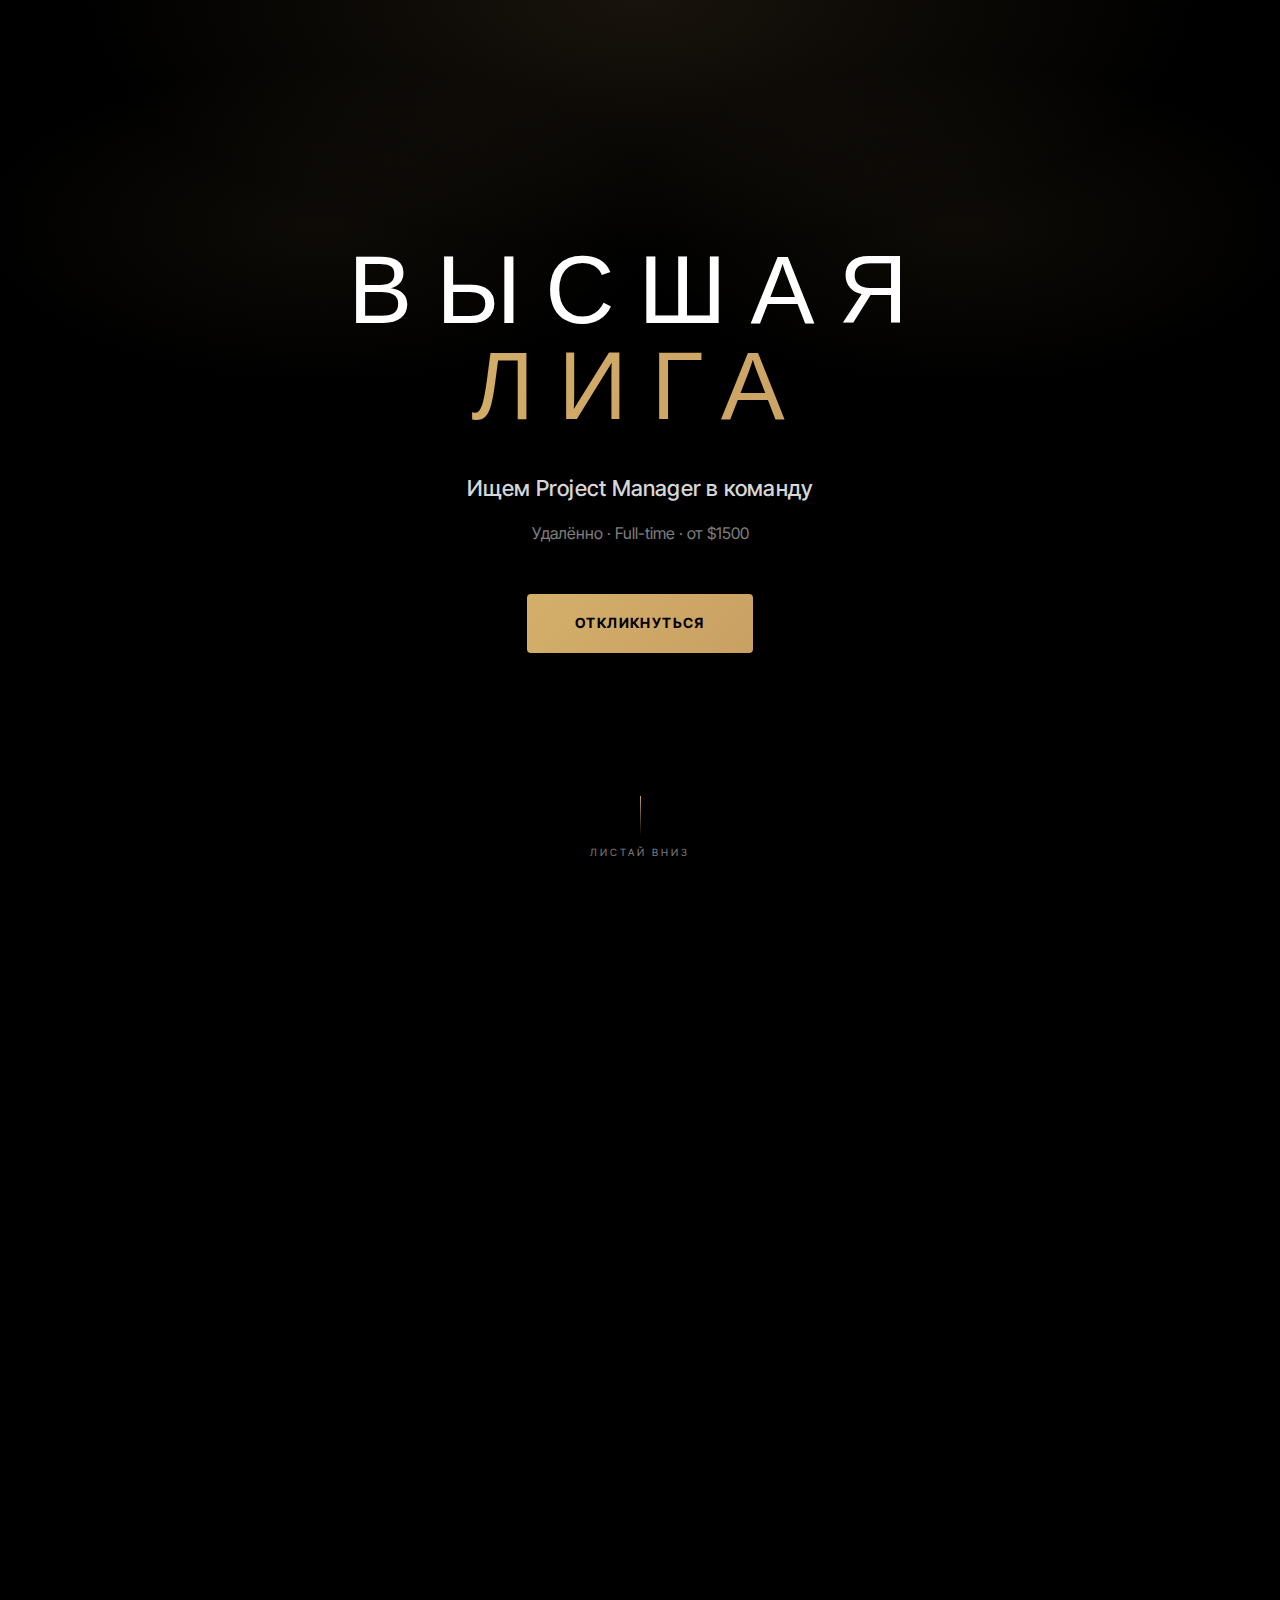
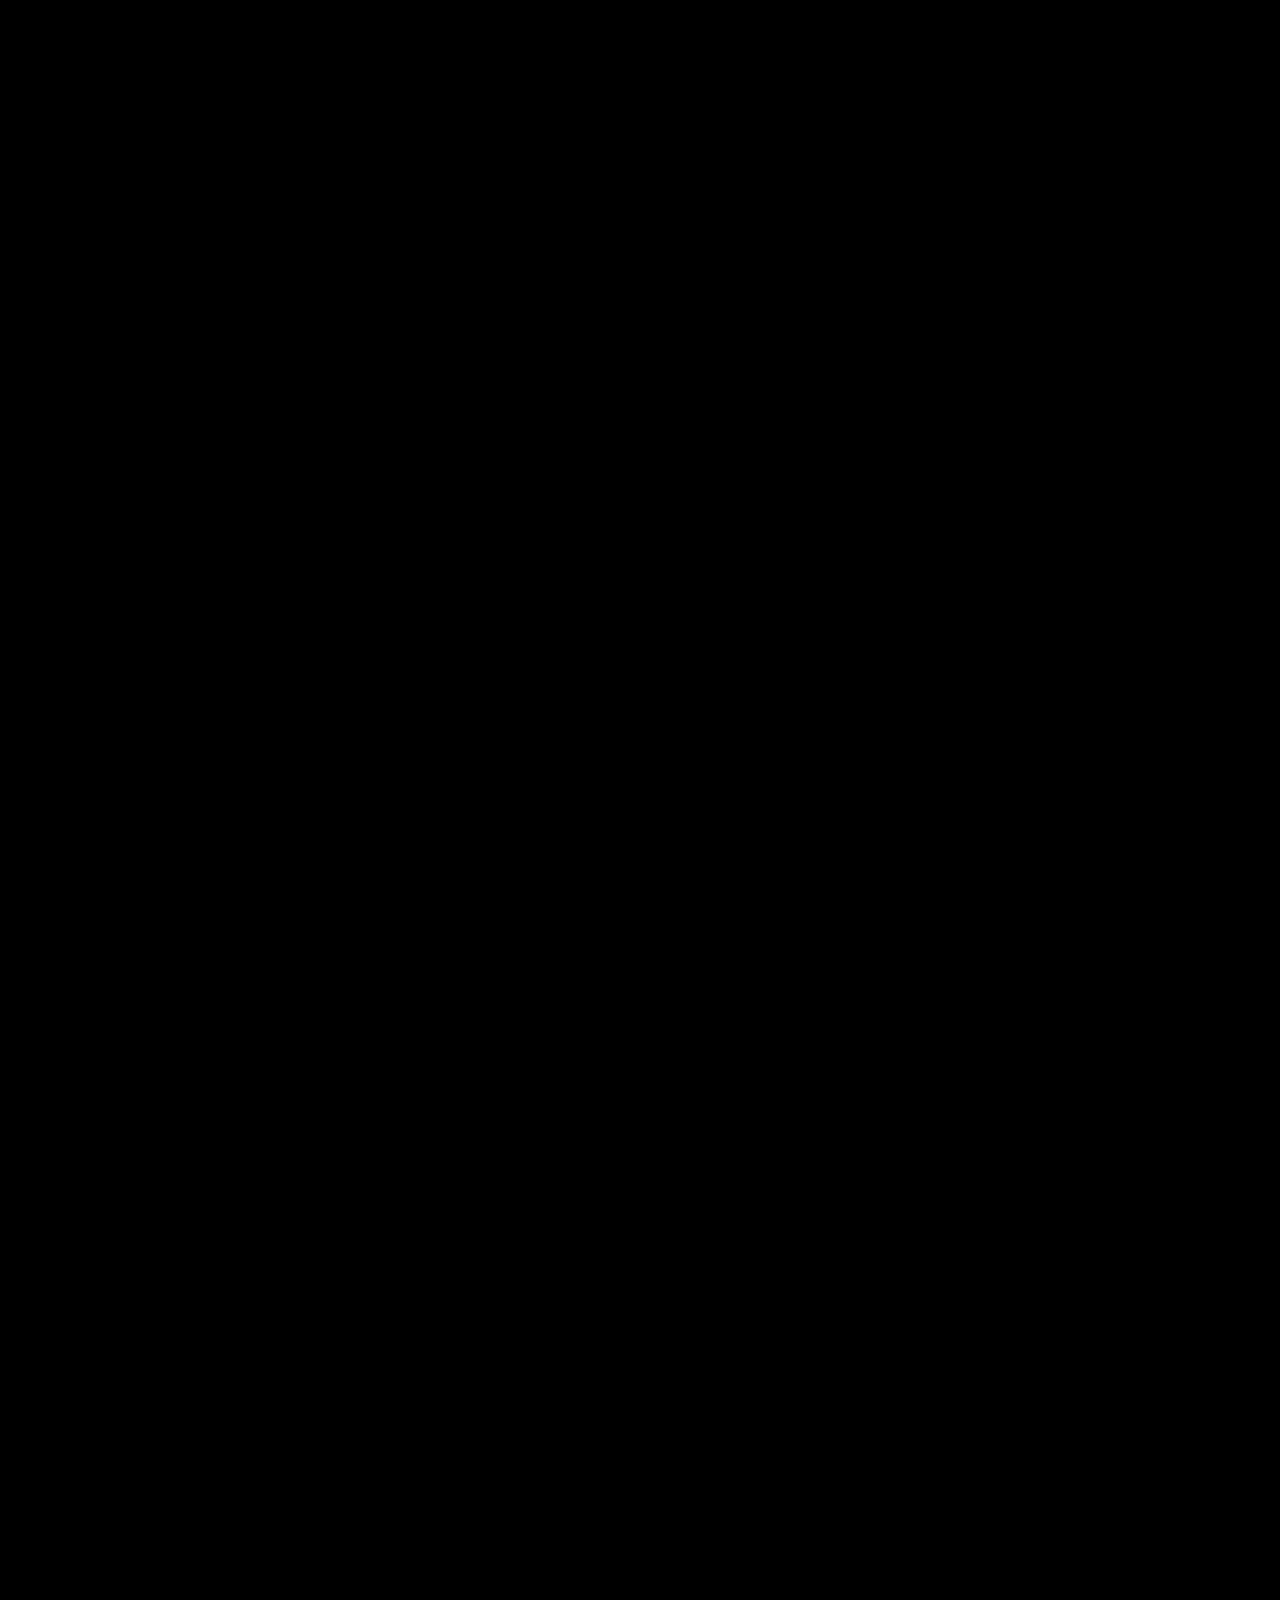
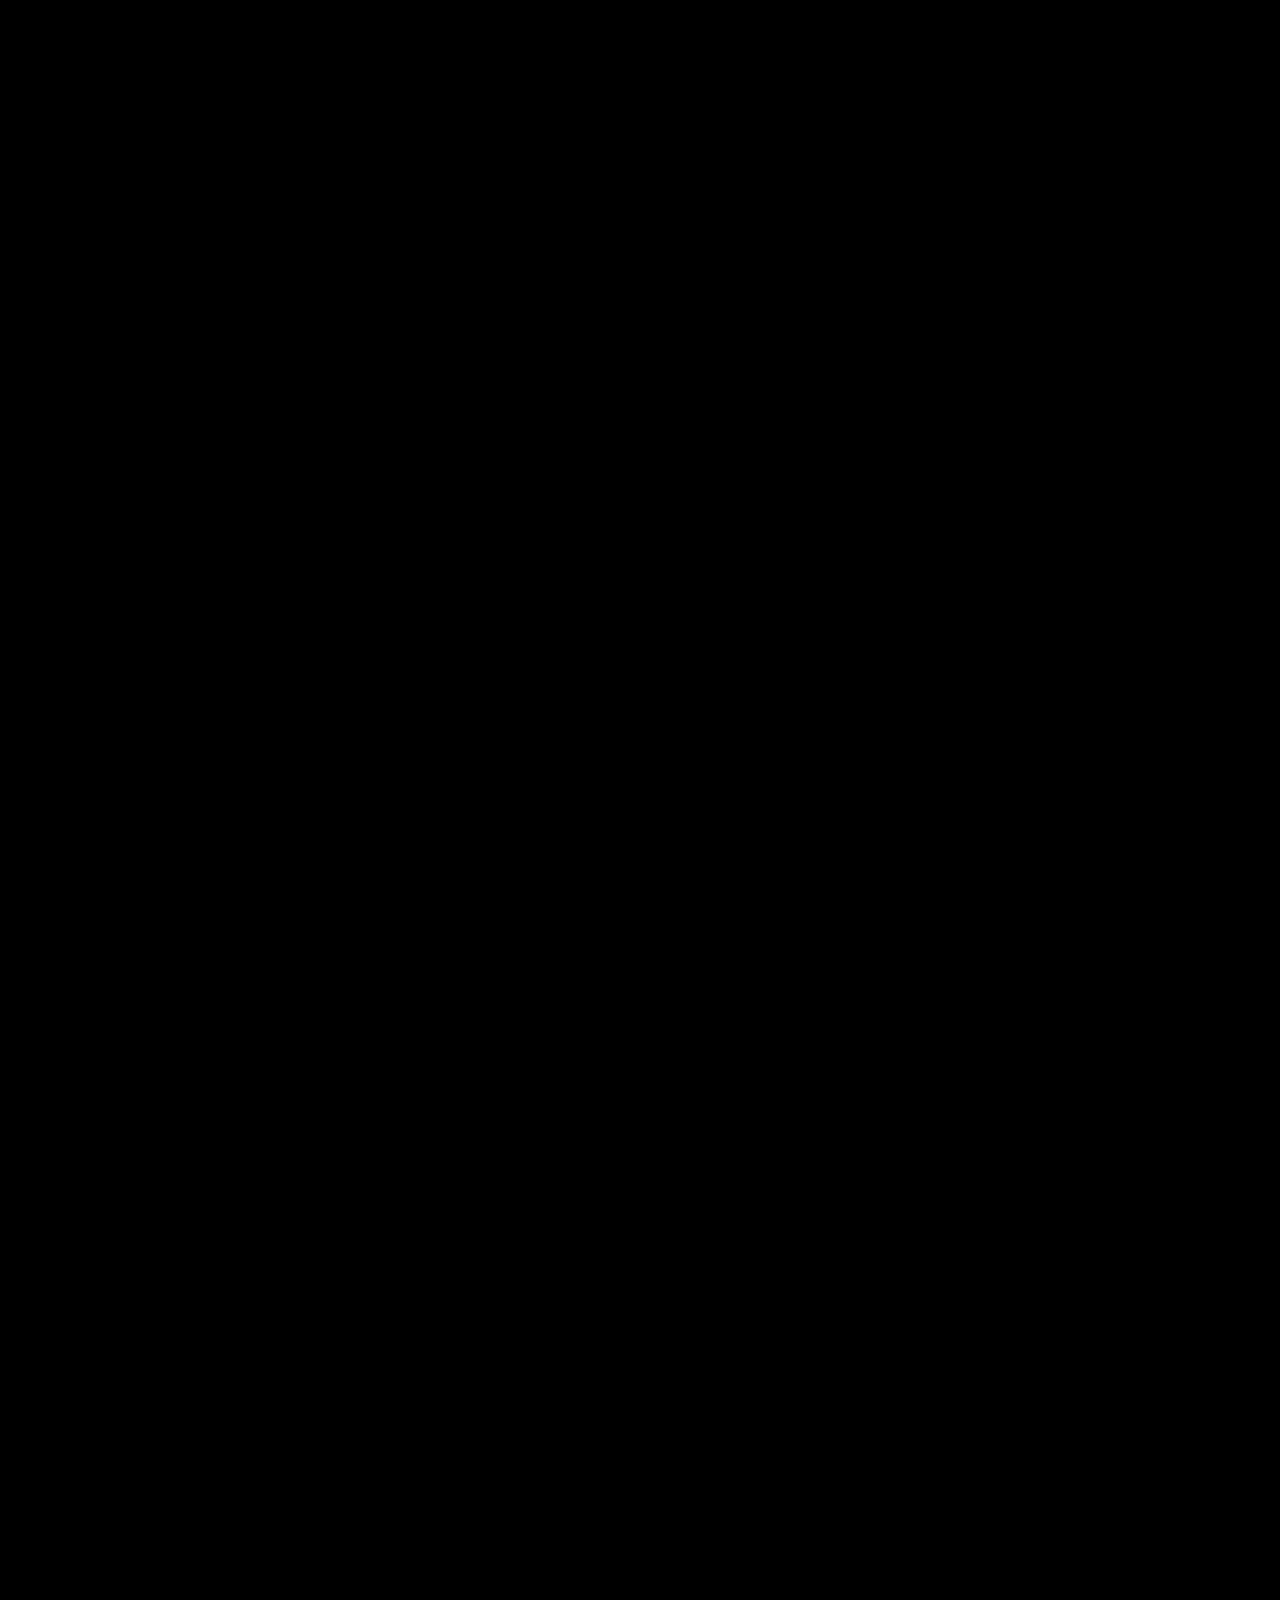
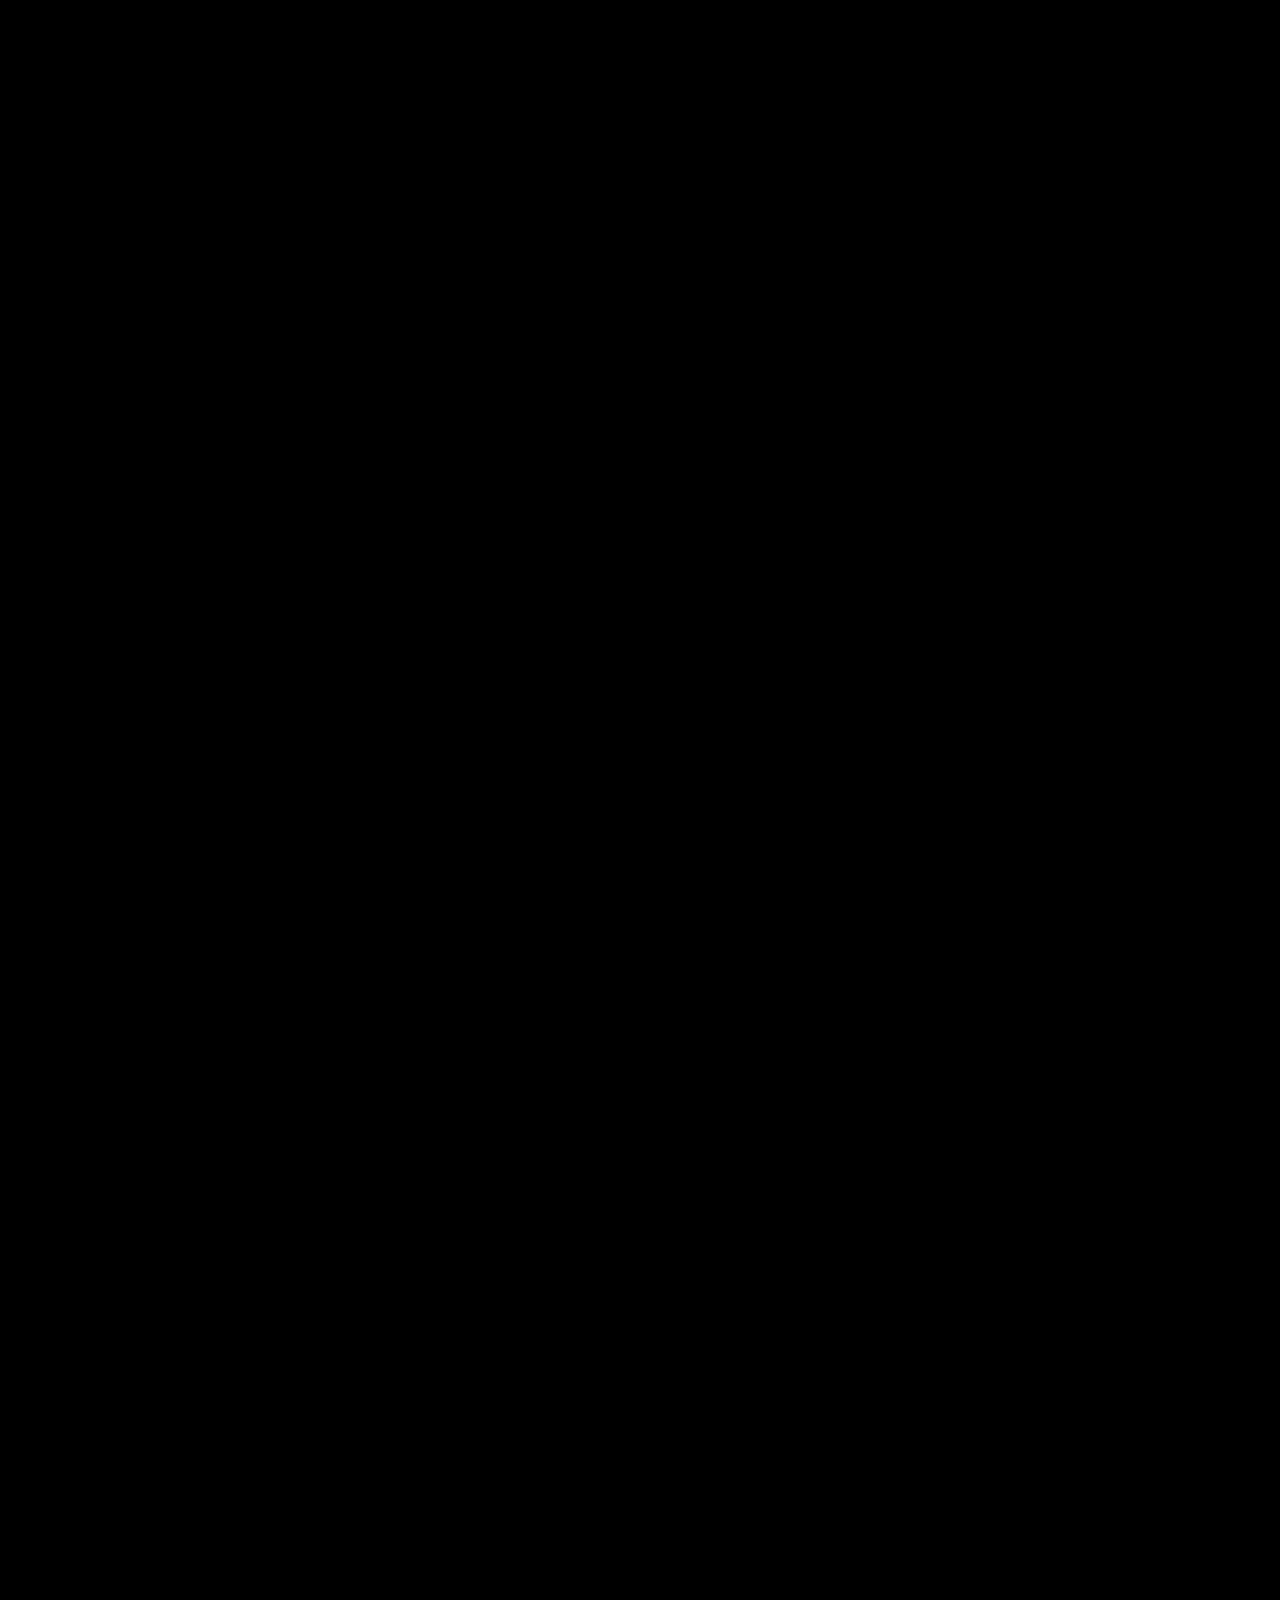
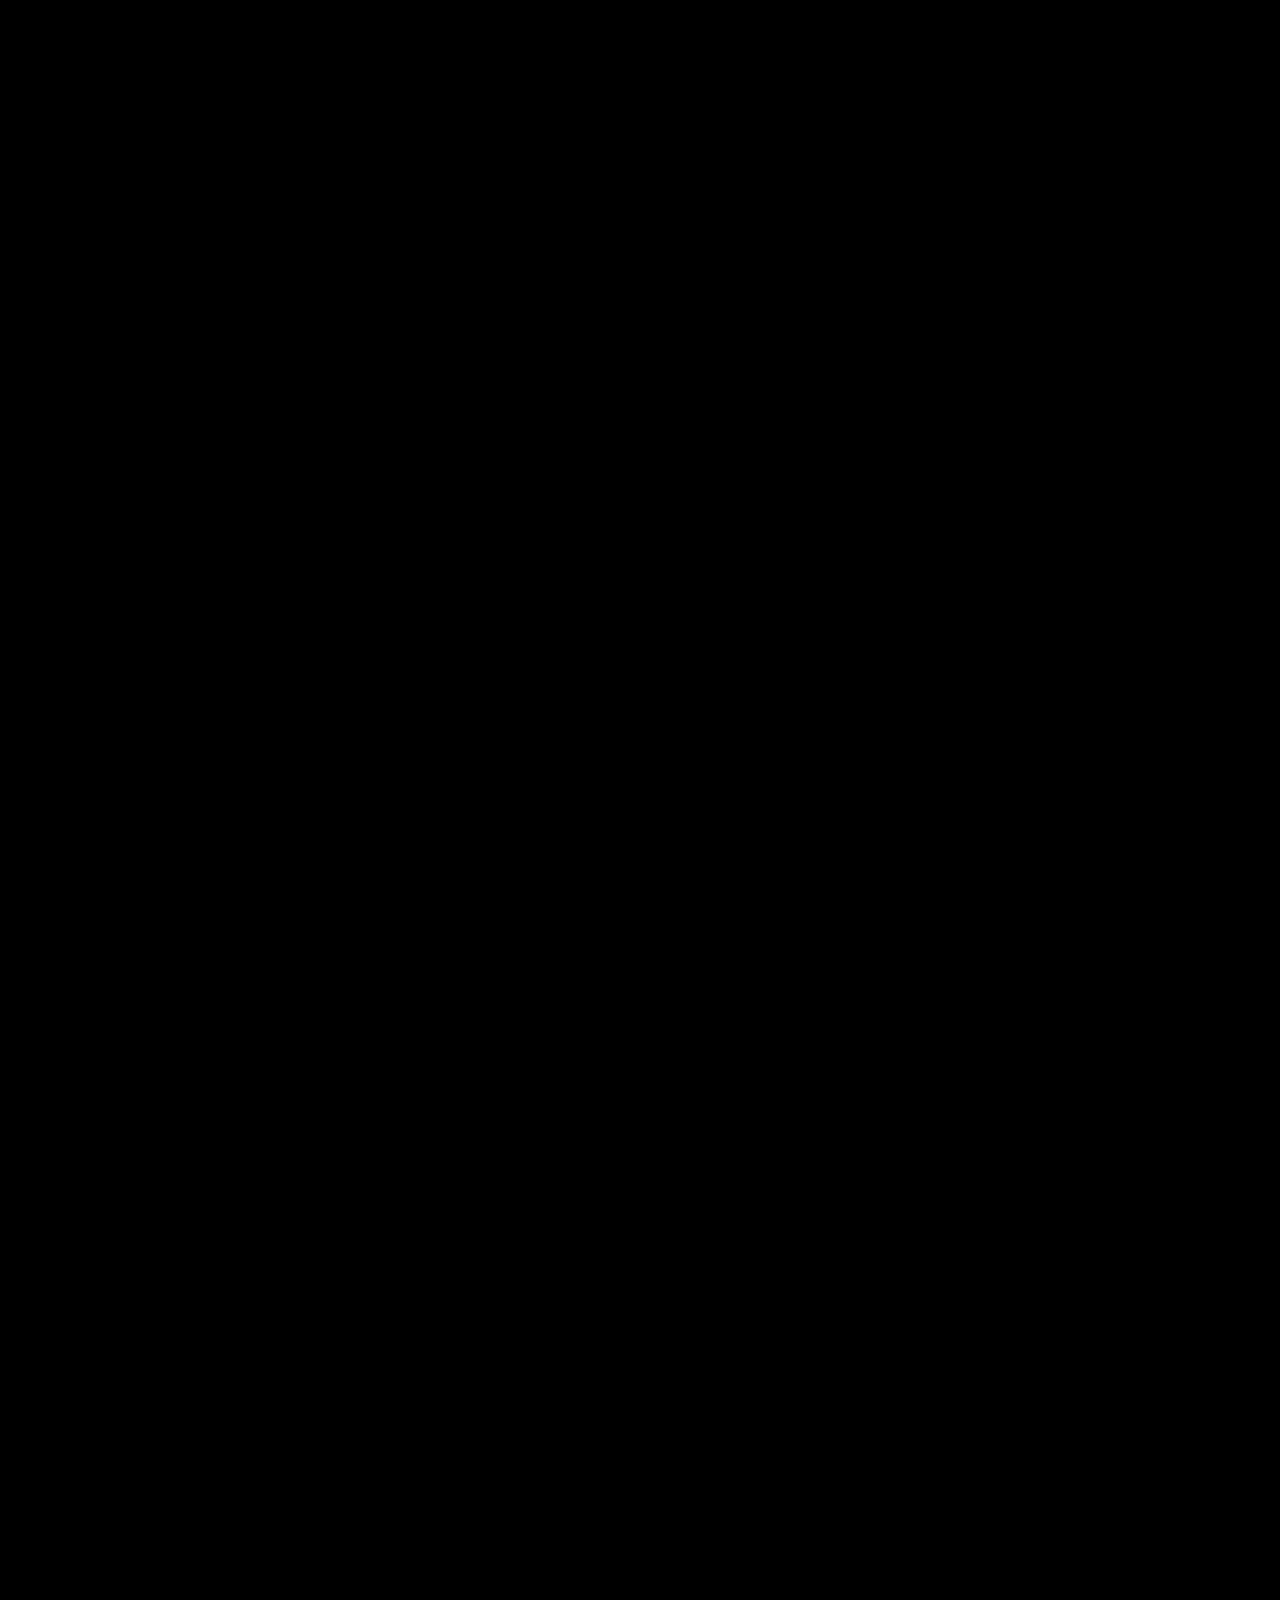
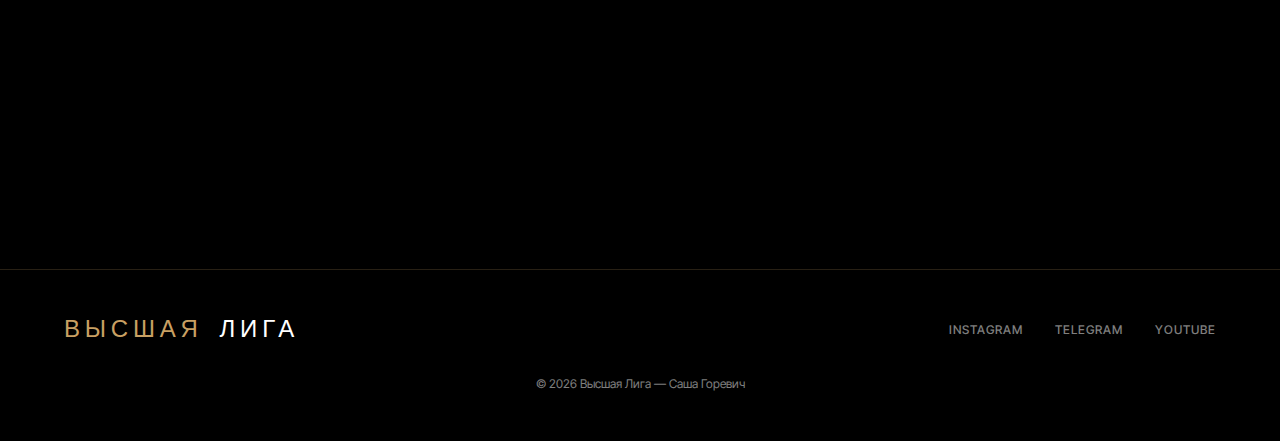
<file: vacancy-coo/index.html>
<!DOCTYPE html>
<html lang="ru">
<head>
    <meta charset="UTF-8">
    <meta name="viewport" content="width=device-width, initial-scale=1.0">
    <title>Вакансия: Project Manager — Высшая Лига</title>
    <link rel="preconnect" href="https://fonts.googleapis.com">
    <link rel="preconnect" href="https://fonts.gstatic.com" crossorigin>
    <link href="https://fonts.googleapis.com/css2?family=Bebas+Neue&family=Inter+Tight:ital,wght@0,300;0,400;0,500;0,600;0,700;0,800;1,400&display=swap" rel="stylesheet">
    <link rel="stylesheet" href="styles.css">
</head>
<body>

    <!-- HERO -->
    <section class="hero">
        <div class="hero-lights"></div>
        <div class="hero-content">
            <div class="hero-logo">
                <span class="logo-text" style="font-family:'Bebas Neue',sans-serif;">ВЫСШАЯ</span>
                <span class="logo-text logo-accent" style="font-family:'Bebas Neue',sans-serif;">ЛИГА</span>
            </div>
            <h1 class="hero-title">Ищем Project Manager в команду</h1>
            <p class="hero-subtitle">Удалённо · Full-time · от $1500</p>
            <a href="#apply" class="cta-button">Откликнуться</a>
        </div>
        <div class="scroll-indicator">
            <div class="scroll-line"></div>
            <span>Листай вниз</span>
        </div>
    </section>

    <!-- О ПРОЕКТЕ -->
    <section class="about">
        <div class="container">
            <div class="about-grid">
                <div class="about-image">
                    <img src="1.jpg" alt="Высшая Лига" class="project-photo">
                </div>
                <div class="about-content">
                    <p class="section-label" style="font-size:11px;font-weight:600;letter-spacing:3px;text-transform:uppercase;color:var(--gold);margin-bottom:16px;">О проекте</p>
                    <h2 class="section-title" style="font-family:'Bebas Neue',sans-serif;">Высшая Лига — это не просто курс</h2>
                    <p class="about-lead">Премиальная программа для экспертов инфобизнеса. Помогаем выйти на новый уровень по продукту, аудитории и деньгам.</p>
                    <div class="stats-row">
                        <div class="stat-item">
                            <span class="stat-number" style="font-family:'Bebas Neue',sans-serif;">24K+</span>
                            <span class="stat-label">Аудитория</span>
                        </div>
                        <div class="stat-item">
                            <span class="stat-number" style="font-family:'Bebas Neue',sans-serif;">3</span>
                            <span class="stat-label">Продукта</span>
                        </div>
                        <div class="stat-item">
                            <span class="stat-number" style="font-family:'Bebas Neue',sans-serif;">UA</span>
                            <span class="stat-label">Фокус рынок</span>
                        </div>
                    </div>
                    <ul class="about-list">
                        <li>Высшая Лига — основная программа для экспертов</li>
                        <li>Mastermind — камерный премиальный формат</li>
                        <li>Выездные кэмпы — офлайн в Европе (Словакия, Хорватия)</li>
                    </ul>
                </div>
            </div>
        </div>
    </section>

    <!-- ЭКСПЕРТ -->
    <section class="expert">
        <div class="container">
            <p class="section-label" style="font-size:11px;font-weight:600;letter-spacing:3px;text-transform:uppercase;color:var(--gold);margin-bottom:16px;">С кем работать</p>
            <h2 class="section-title" style="font-family:'Bebas Neue',sans-serif;">Саша Горевич</h2>
            <div class="expert-grid">
                <div class="expert-photo">
                    <img src="2.JPG" alt="Саша Горевич" class="expert-img">
                </div>
                <div class="expert-info">
                    <h3 class="expert-name">
                        Саша Горевич
                        <a href="https://instagram.com/sashagorevych" target="_blank" class="expert-instagram" title="Instagram">
                            <svg width="18" height="18" viewBox="0 0 24 24" fill="none" stroke-width="2" stroke-linecap="round" stroke-linejoin="round">
                                <rect x="2" y="2" width="20" height="20" rx="5" ry="5"/>
                                <circle cx="12" cy="12" r="4"/>
                                <circle cx="17.5" cy="6.5" r="1" fill="currentColor" stroke="none"/>
                            </svg>
                        </a>
                    </h3>
                    <p class="expert-lead">Эксперт по инфобизнесу. Основатель Высшей Лиги. Помогает экспертам масштабировать продукты и выйти на системный доход.</p>
                    <div class="achievements-grid">
                        <div class="achievement-card">
                            <span class="achievement-number" style="font-family:'Bebas Neue',sans-serif;">$3M+</span>
                            <p>Выручка в запусках</p>
                        </div>
                        <div class="achievement-card">
                            <span class="achievement-number" style="font-family:'Bebas Neue',sans-serif;">6+</span>
                            <p>Лет в инфобизнесе</p>
                        </div>
                        <div class="achievement-card">
                            <span class="achievement-number" style="font-family:'Bebas Neue',sans-serif;">24K+</span>
                            <p>Аудитория</p>
                        </div>
                        <div class="achievement-card">
                            <span class="achievement-number" style="font-family:'Bebas Neue',sans-serif;">UA</span>
                            <p>Украинские эксперты</p>
                        </div>
                    </div>
                </div>
            </div>
        </div>
    </section>

    <!-- ПОЧЕМУ ОТКРЫТА ВАКАНСИЯ -->
    <section class="why-open">
        <div class="container">
            <p class="section-label" style="font-size:11px;font-weight:600;letter-spacing:3px;text-transform:uppercase;color:var(--gold);margin-bottom:16px;text-align:center;">Контекст</p>
            <h2 class="section-title-center" style="font-family:'Bebas Neue',sans-serif;">Кого мы ищем</h2>
            <p class="section-subtitle">Человека, который умеет выстраивать управление в растущем проекте — системно, без хаоса.</p>
            <div class="why-cards">
                <div class="why-card">
                    <div class="why-number" style="font-family:'Bebas Neue',sans-serif;">01</div>
                    <h3>Системное управление задачами</h3>
                    <p style="color:var(--text-gray);">Умеет выстраивать прозрачную систему, где у каждой задачи есть ответственный, дедлайн и статус.</p>
                </div>
                <div class="why-card">
                    <div class="why-number" style="font-family:'Bebas Neue',sans-serif;">02</div>
                    <h3>Менеджмент запусков</h3>
                    <p style="color:var(--text-gray);">Понимает, как устроен запуск в инфобизнесе, умеет держать таймлайн и синхронизировать команду.</p>
                </div>
                <div class="why-card">
                    <div class="why-number" style="font-family:'Bebas Neue',sans-serif;">03</div>
                    <h3>Зрелый управленец</h3>
                    <p style="color:var(--text-gray);">Видит картину целиком, работает проактивно и умеет выстраивать коммуникацию между людьми.</p>
                </div>
            </div>
        </div>
    </section>

    <!-- ЗАДАЧИ -->
    <section class="responsibilities">
        <div class="container">
            <p class="section-label" style="font-size:11px;font-weight:600;letter-spacing:3px;text-transform:uppercase;color:var(--gold);margin-bottom:16px;text-align:center;">Чем заниматься</p>
            <h2 class="section-title-center" style="font-family:'Bebas Neue',sans-serif;">Твои задачи</h2>
            <p class="section-subtitle">Это не про стратегию. Это про порядок — здесь и сейчас.</p>
            <div class="resp-grid">
                <div class="resp-card">
                    <div class="resp-title">📋 Управление задачами</div>
                    <ul class="resp-list">
                        <li>Внедрить и поддерживать таск-менеджер</li>
                        <li>У каждой задачи — ответственный и дедлайн</li>
                        <li>Ничего не в чате, всё в системе</li>
                    </ul>
                </div>
                <div class="resp-card">
                    <div class="resp-title">👥 Координация команды</div>
                    <ul class="resp-list">
                        <li>Планёрки и стендапы — регулярно</li>
                        <li>Все знают, кто что делает и когда</li>
                        <li>Контроль нагрузки и дедлайнов</li>
                    </ul>
                </div>
                <div class="resp-card">
                    <div class="resp-title">🚀 Запуски</div>
                    <ul class="resp-list">
                        <li>Держать таймлайн запуска от А до Я</li>
                        <li>Синхронизировать маркетинг, продажи, продукт</li>
                        <li>Фиксировать узкие места и решать их</li>
                    </ul>
                </div>
                <div class="resp-card">
                    <div class="resp-title">🤝 Подрядчики</div>
                    <ul class="resp-list">
                        <li>Ставить задачи, принимать результат</li>
                        <li>Контролировать дедлайны</li>
                        <li>Никаких потерянных правок</li>
                    </ul>
                </div>
                <div class="resp-card">
                    <div class="resp-title">✈️ Офлайн-мероприятия</div>
                    <ul class="resp-list">
                        <li>Координация выездных кэмпов</li>
                        <li>Чеклисты, логистика, договорённости</li>
                        <li>Всё готово вовремя</li>
                    </ul>
                </div>
                <div class="resp-card">
                    <div class="resp-title">📊 Отчётность</div>
                    <ul class="resp-list">
                        <li>Еженедельные апдейты по проектам</li>
                        <li>Прозрачность для всей команды</li>
                        <li>Руководитель видит картину целиком</li>
                    </ul>
                </div>
            </div>
        </div>
    </section>

    <!-- ТРЕБОВАНИЯ -->
    <section class="requirements">
        <div class="container">
            <p class="section-label" style="font-size:11px;font-weight:600;letter-spacing:3px;text-transform:uppercase;color:var(--gold);margin-bottom:16px;text-align:center;">Кандидат</p>
            <h2 class="section-title-center" style="font-family:'Bebas Neue',sans-serif;">Кого ищем</h2>
            <div class="req-grid">
                <div class="req-card">
                    <div class="req-title">Опыт и навыки</div>
                    <ul class="req-list">
                        <li>1+ год в роли PM или смежной позиции</li>
                        <li>Опыт в инфобизнесе или онлайн-образовании</li>
                        <li>Уверенная работа с таск-менеджерами (ClickUp, Asana, Notion, Worksection)</li>
                        <li>Умеешь организовать удалённую команду</li>
                        <li>Понимаешь, как устроен запуск курса</li>
                        <li>Работал с подрядчиками и внешними исполнителями</li>
                    </ul>
                </div>
                <div class="req-card secondary">
                    <div class="req-title">Личные качества</div>
                    <ul class="req-list">
                        <li>Любишь порядок — везде и всегда</li>
                        <li>Проактивный: видишь проблему до того, как она случилась</li>
                        <li>Спокойно держишь несколько проектов</li>
                        <li>Чёткая коммуникация без лишнего шума</li>
                        <li>Результат важнее процесса</li>
                    </ul>
                </div>
            </div>
            <div class="req-grid" style="margin-top:20px;">
                <div class="req-card" style="grid-column:1/-1;background:var(--medium-gray);">
                    <div class="req-title" style="color:var(--gold-light);">✦ Будет плюсом</div>
                    <ul class="req-list">
                        <li>Используешь AI-инструменты в работе (ChatGPT, Claude и другие)</li>
                        <li>Понимаешь, где и как AI может ускорить процессы в команде</li>
                        <li>Готов постепенно внедрять AI-подходы в рутинные задачи</li>
                    </ul>
                </div>
            </div>
        </div>
    </section>

    <!-- НЕ ДЛЯ ТЕБЯ -->
    <section class="not-for">
        <div class="container">
            <h2 class="section-title-center" style="font-family:'Bebas Neue',sans-serif;">Не твоя вакансия, если...</h2>
            <div class="notfor-grid">
                <div class="notfor-card">
                    <span class="notfor-icon">✕</span>
                    <p>Ведёшь задачи в голове или в личных заметках</p>
                </div>
                <div class="notfor-card">
                    <span class="notfor-icon">✕</span>
                    <p>Ждёшь чётких инструкций на каждый шаг</p>
                </div>
                <div class="notfor-card">
                    <span class="notfor-icon">✕</span>
                    <p>Не работал в инфобизнесе или онлайн-образовании</p>
                </div>
                <div class="notfor-card">
                    <span class="notfor-icon">✕</span>
                    <p>Не готов к дедлайнам и режиму запуска</p>
                </div>
            </div>
        </div>
    </section>

    <!-- УСЛОВИЯ -->
    <section class="benefits">
        <div class="container">
            <h2 class="section-title-benefits" style="font-family:'Bebas Neue',sans-serif;">Что мы <span>предлагаем</span></h2>
            <div class="benefits-grid">
                <div class="benefit-card">
                    <div class="benefit-icon-box">
                        <svg width="28" height="28" viewBox="0 0 24 24" fill="none" stroke-width="2" stroke-linecap="round" stroke-linejoin="round">
                            <line x1="12" y1="1" x2="12" y2="23"/>
                            <path d="M17 5H9.5a3.5 3.5 0 0 0 0 7h5a3.5 3.5 0 0 1 0 7H6"/>
                        </svg>
                    </div>
                    <div class="benefit-title">от $1500</div>
                    <p>Чистыми на руки. Пересмотр по результатам первого месяца.</p>
                </div>
                <div class="benefit-card">
                    <div class="benefit-icon-box">
                        <svg width="28" height="28" viewBox="0 0 24 24" fill="none" stroke-width="2" stroke-linecap="round" stroke-linejoin="round">
                            <rect x="2" y="3" width="20" height="14" rx="2"/>
                            <line x1="8" y1="21" x2="16" y2="21"/>
                            <line x1="12" y1="17" x2="12" y2="21"/>
                        </svg>
                    </div>
                    <div class="benefit-title">Удалённо</div>
                    <p>Full-time, работаешь откуда удобно. Главное — результат.</p>
                </div>
                <div class="benefit-card">
                    <div class="benefit-icon-box">
                        <svg width="28" height="28" viewBox="0 0 24 24" fill="none" stroke-width="2" stroke-linecap="round" stroke-linejoin="round">
                            <polyline points="23 6 13.5 15.5 8.5 10.5 1 18"/>
                            <polyline points="17 6 23 6 23 12"/>
                        </svg>
                    </div>
                    <div class="benefit-title">Рост</div>
                    <p>Проект амбициозный. Сильный PM растёт вместе с проектом.</p>
                </div>
                <div class="benefit-card">
                    <div class="benefit-icon-box">
                        <svg width="28" height="28" viewBox="0 0 24 24" fill="none" stroke-width="2" stroke-linecap="round" stroke-linejoin="round">
                            <path d="M17 21v-2a4 4 0 0 0-4-4H5a4 4 0 0 0-4 4v2"/>
                            <circle cx="9" cy="7" r="4"/>
                            <path d="M23 21v-2a4 4 0 0 0-3-3.87"/>
                            <path d="M16 3.13a4 4 0 0 1 0 7.75"/>
                        </svg>
                    </div>
                    <div class="benefit-title">Крутая команда</div>
                    <p>Профессионалы в маркетинге, продажах и продукте. Без токсичности.</p>
                </div>
            </div>
            <div class="salary-card">
                <div class="salary-label">Ставка</div>
                <div class="salary-amount" style="font-family:'Bebas Neue',sans-serif;">от $1500</div>
                <div class="salary-note">+ пересмотр после первого месяца</div>
            </div>
        </div>
    </section>

    <!-- ПЕРВЫЙ МЕСЯЦ -->
    <section class="first-months">
        <div class="container">
            <p class="section-label" style="font-size:11px;font-weight:600;letter-spacing:3px;text-transform:uppercase;color:var(--gold);margin-bottom:16px;text-align:center;">Онбординг</p>
            <h2 class="section-title-center" style="font-family:'Bebas Neue',sans-serif;">Первый месяц</h2>
            <div class="timeline">
                <div class="timeline-item">
                    <div class="timeline-dot"></div>
                    <div class="timeline-content">
                        <div class="timeline-number" style="font-family:'Bebas Neue',sans-serif;">1</div>
                        <p>Погружаешься в проект: команда, процессы, продукты, запуски</p>
                    </div>
                </div>
                <div class="timeline-item">
                    <div class="timeline-dot"></div>
                    <div class="timeline-content">
                        <div class="timeline-number" style="font-family:'Bebas Neue',sans-serif;">2</div>
                        <p>Внедряешь таск-менеджер и настраиваешь систему задач</p>
                    </div>
                </div>
                <div class="timeline-item">
                    <div class="timeline-dot"></div>
                    <div class="timeline-content">
                        <div class="timeline-number" style="font-family:'Bebas Neue',sans-serif;">3</div>
                        <p>Запускаешь регулярные планёрки и стендапы</p>
                    </div>
                </div>
                <div class="timeline-item">
                    <div class="timeline-dot"></div>
                    <div class="timeline-content">
                        <div class="timeline-number" style="font-family:'Bebas Neue',sans-serif;">4</div>
                        <p>По итогам — встреча, пересмотр условий и дальнейшие планы</p>
                    </div>
                </div>
            </div>
        </div>
    </section>

    <!-- ПРОЦЕСС ОТБОРА -->
    <section class="process">
        <div class="container">
            <h2 class="section-title-center" style="font-family:'Bebas Neue',sans-serif;">Как проходит отбор</h2>
            <div class="process-steps">
                <div class="process-step">
                    <div class="step-number" style="font-family:'Bebas Neue',sans-serif;">1</div>
                    <p>Пишешь в Telegram</p>
                </div>
                <div class="process-arrow">→</div>
                <div class="process-step">
                    <div class="step-number" style="font-family:'Bebas Neue',sans-serif;">2</div>
                    <p>Короткий звонок — знакомство</p>
                </div>
                <div class="process-arrow">→</div>
                <div class="process-step">
                    <div class="step-number" style="font-family:'Bebas Neue',sans-serif;">3</div>
                    <p>Интервью с Сашей</p>
                </div>
                <div class="process-arrow">→</div>
                <div class="process-step">
                    <div class="step-number" style="font-family:'Bebas Neue',sans-serif;">4</div>
                    <p>Оффер и старт</p>
                </div>
            </div>
        </div>
    </section>

    <!-- CTA -->
    <section class="cta-section" id="apply">
        <div class="container">
            <div class="cta-content">
                <h2 class="cta-title" style="font-family:'Bebas Neue',sans-serif;">Готов строить систему вместе?</h2>
                <a href="https://t.me/justannluk" target="_blank" class="cta-button large">Написать в Telegram</a>
                <p class="cta-contact" style="margin-top:20px;">Telegram: <a href="https://t.me/justannluk" target="_blank">@justannluk</a></p>
                <p class="cta-note" style="margin-top:12px;">Напиши <strong>«Project Manager Высшая Лига»</strong> + коротко о себе и релевантном опыте</p>
            </div>
        </div>
    </section>

    <!-- FOOTER -->
    <footer class="footer">
        <div class="container">
            <div class="footer-content">
                <div class="footer-logo">
                    <span class="logo-text small" style="font-family:'Bebas Neue',sans-serif;color:var(--gold);">ВЫСШАЯ</span>
                    <span class="logo-text small" style="font-family:'Bebas Neue',sans-serif;">&nbsp;ЛИГА</span>
                </div>
                <div class="footer-social">
                    <a href="https://instagram.com/sashagorevych" target="_blank" class="social-link">Instagram</a>
                    <a href="https://t.me/justannluk" target="_blank" class="social-link">Telegram</a>
                    <a href="https://youtube.com/@sashagorevych" target="_blank" class="social-link">YouTube</a>
                </div>
            </div>
            <div class="footer-copyright">© 2026 Высшая Лига — Саша Горевич</div>
        </div>
    </footer>

    <script src="script.js"></script>
</body>
</html>
</file>
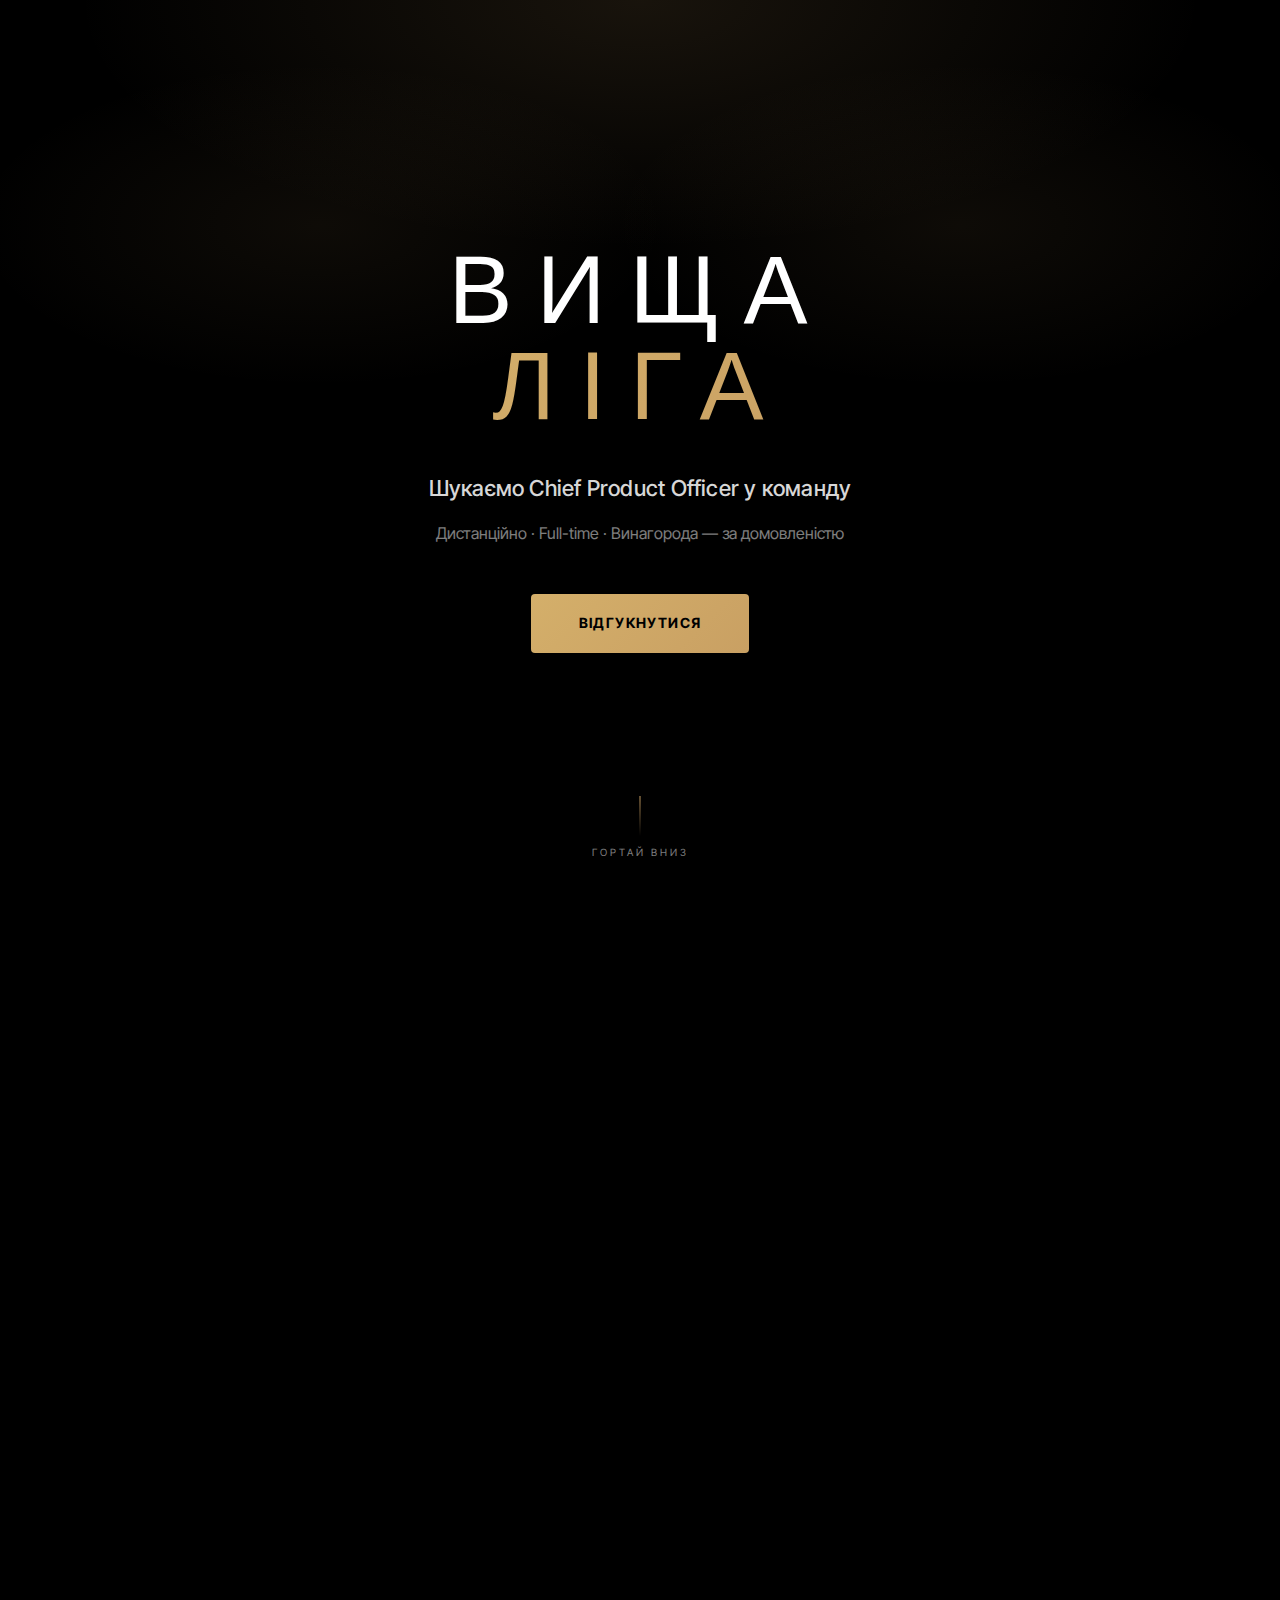
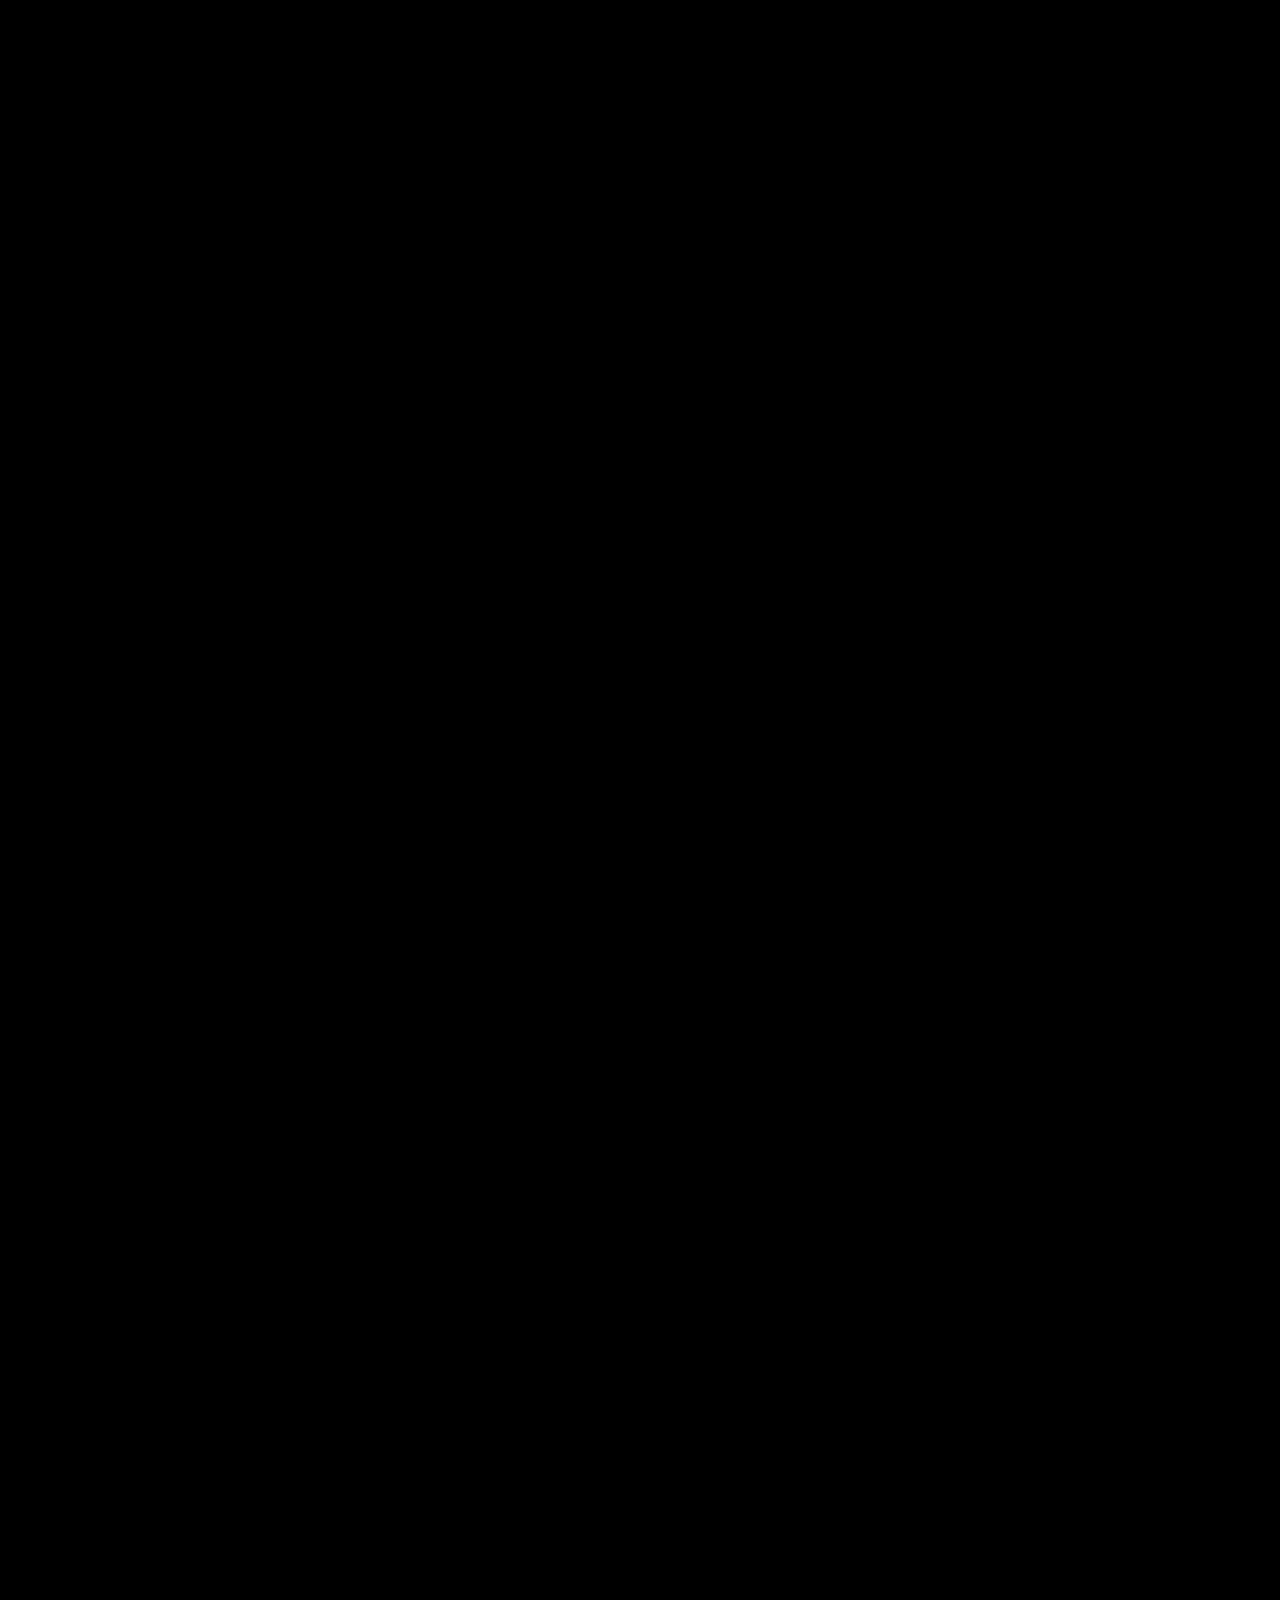
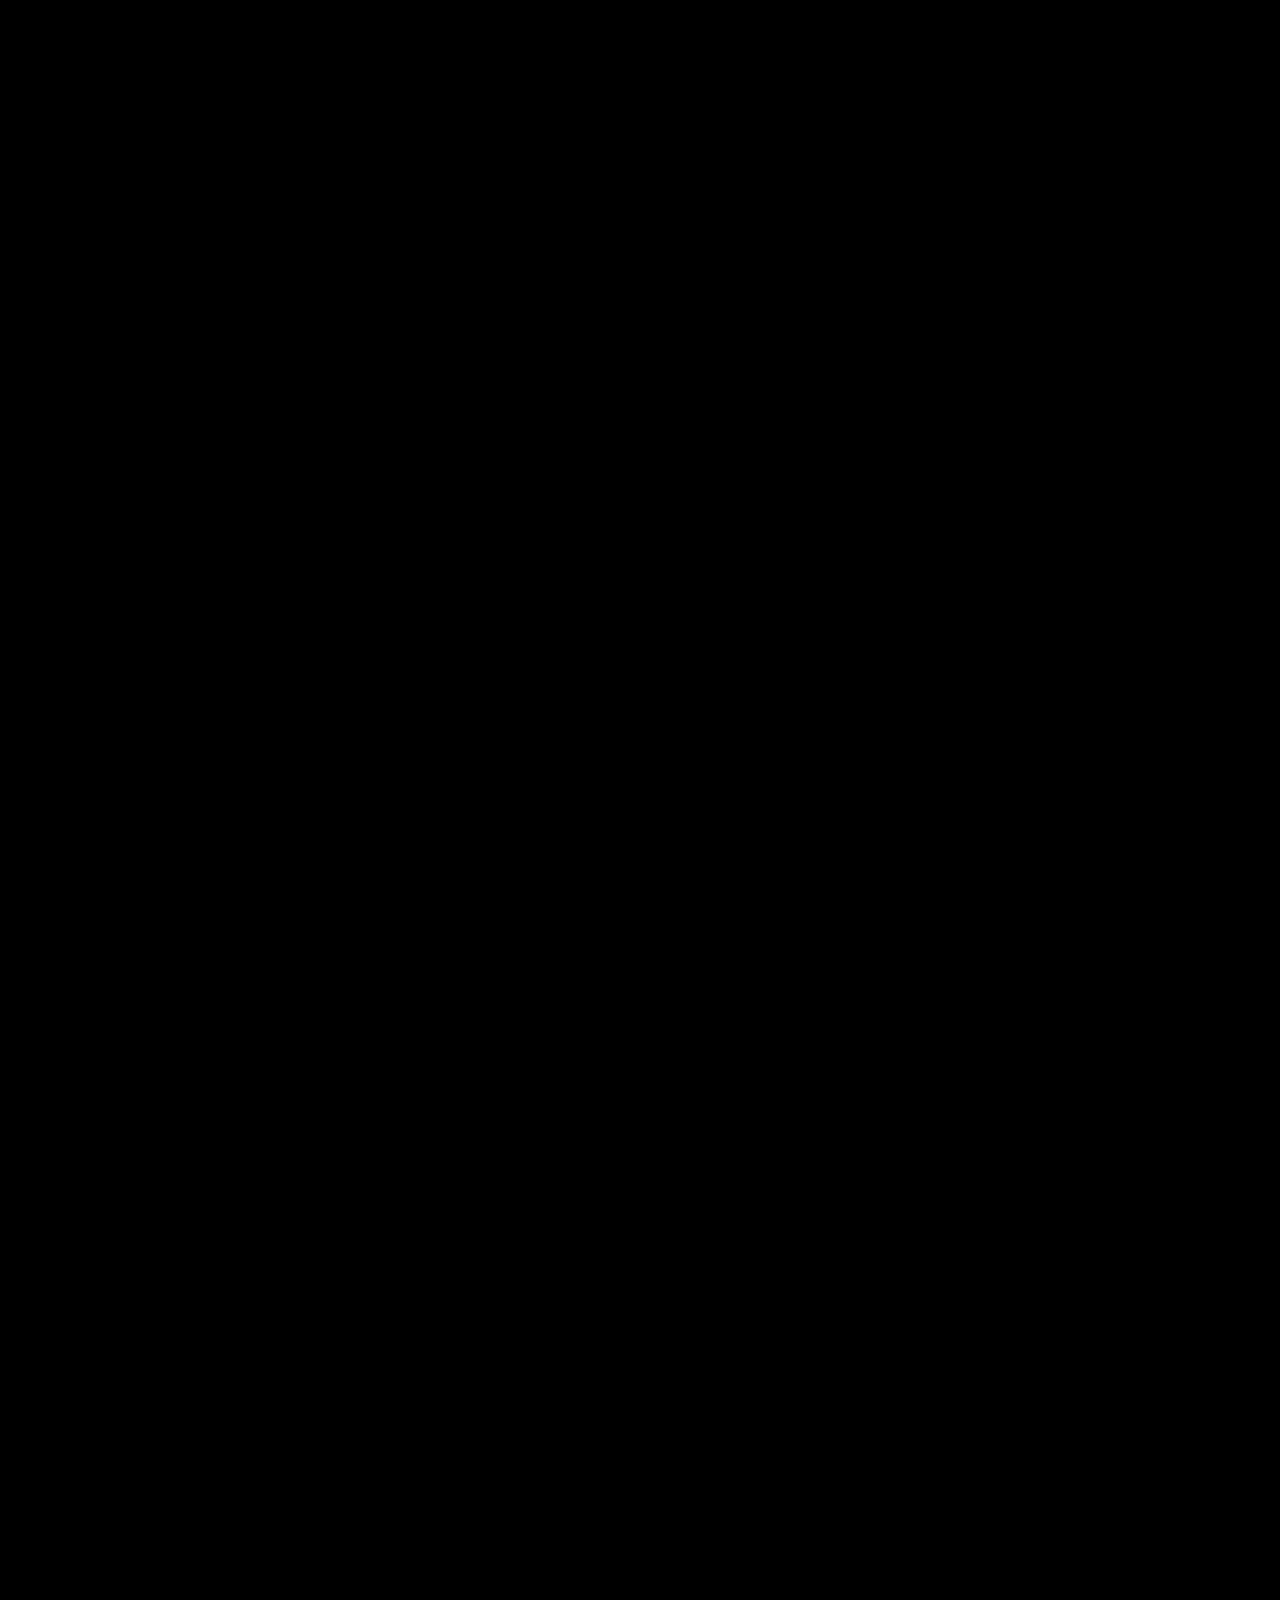
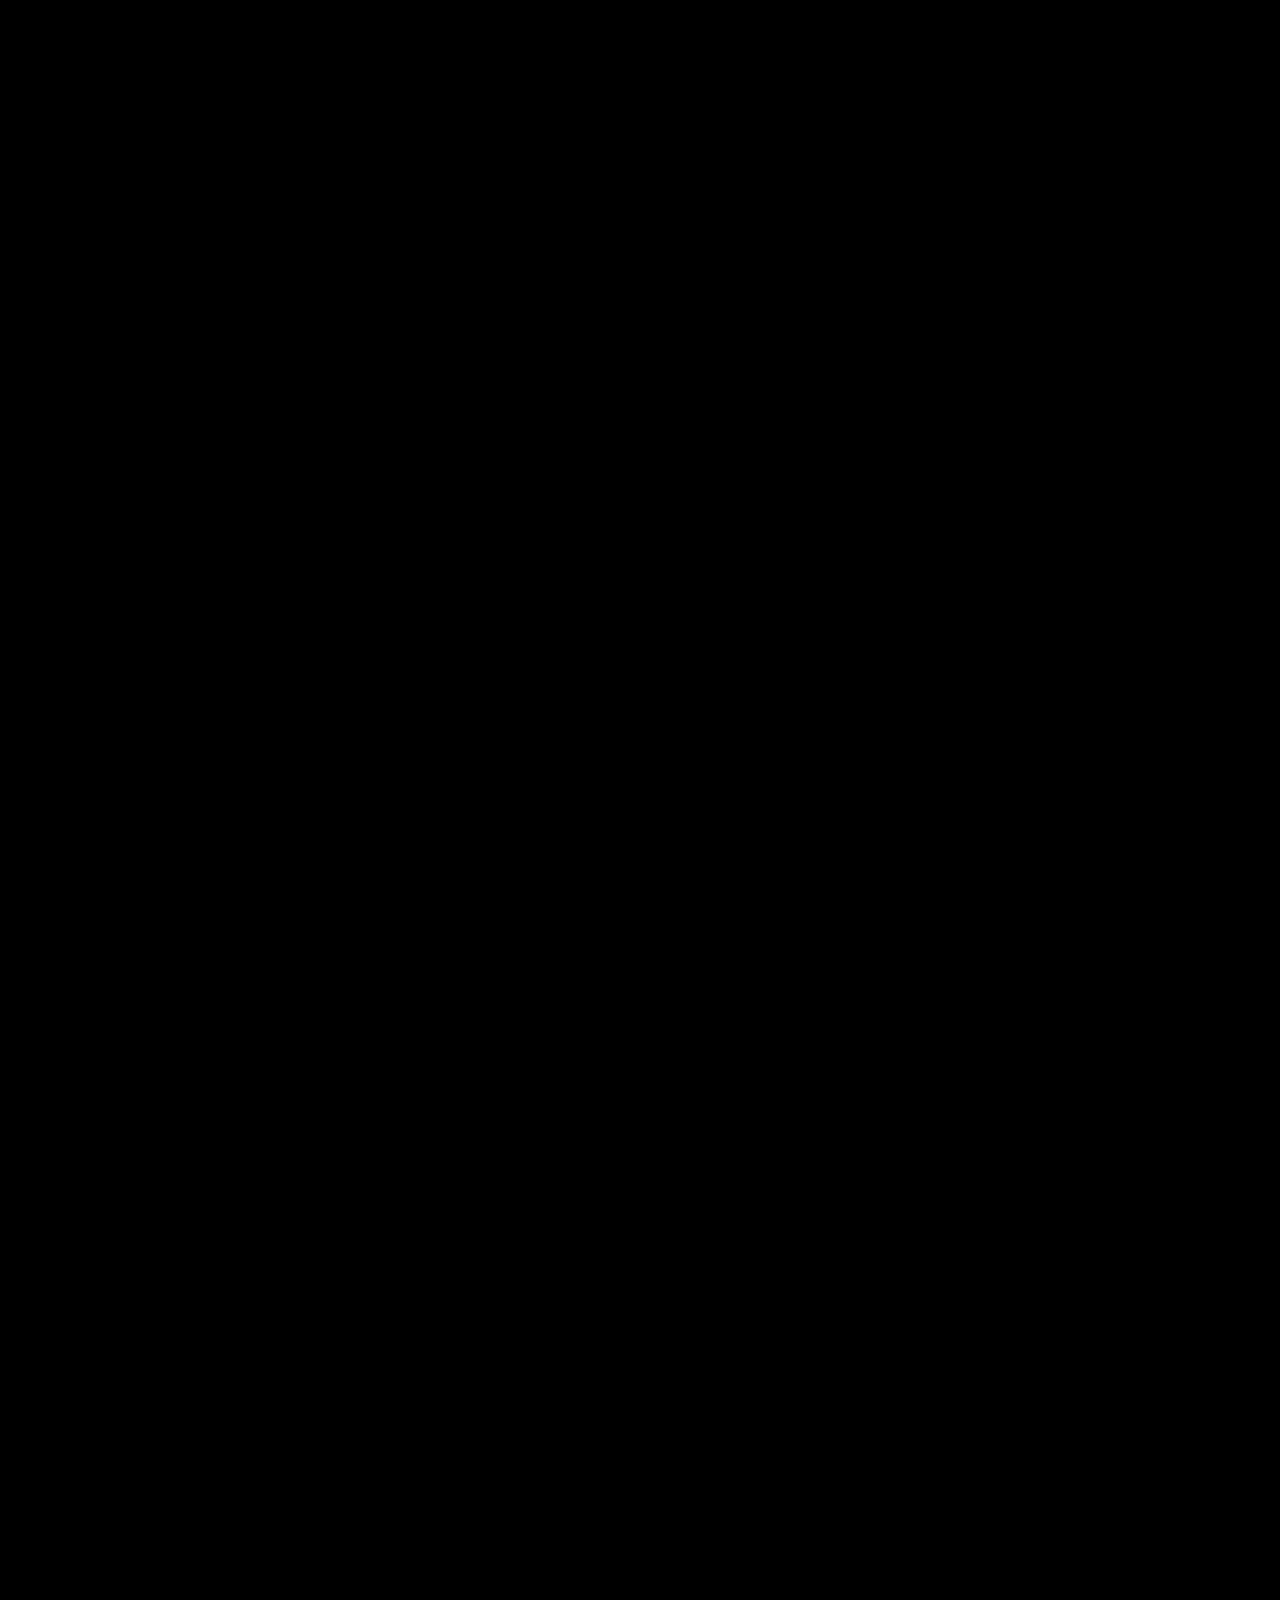
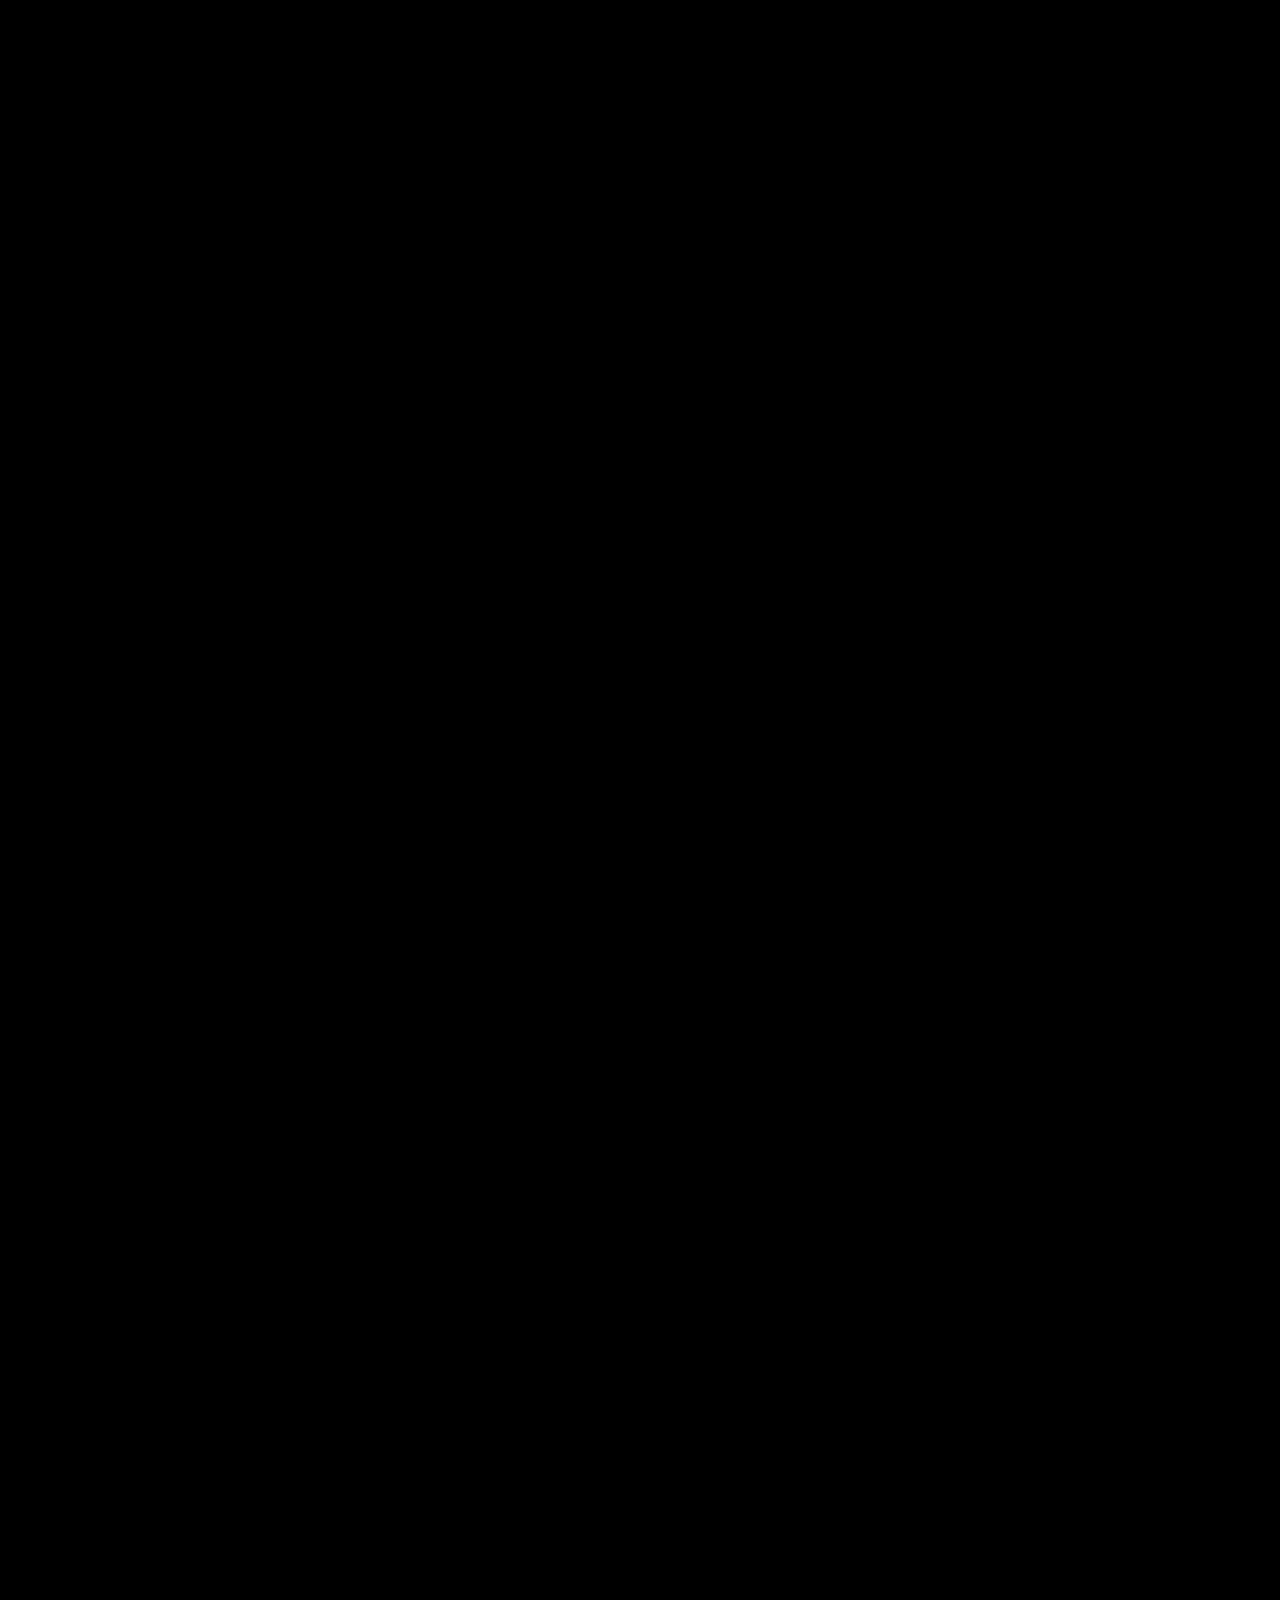
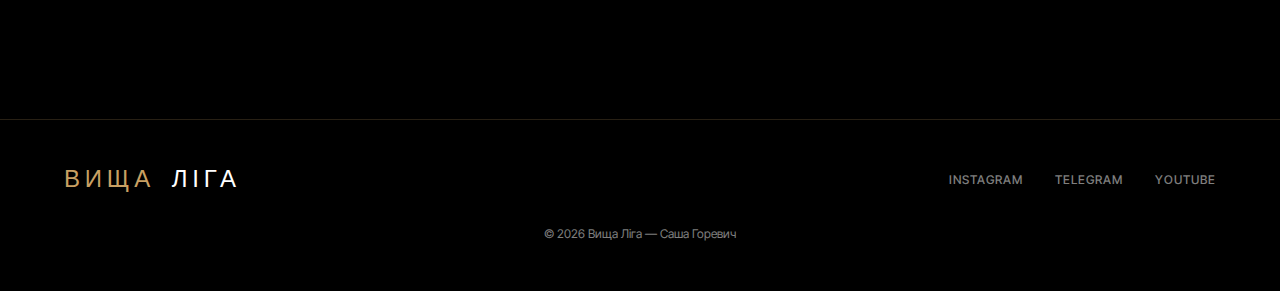
<file: vacancy-cpo/index.html>
<!DOCTYPE html>
<html lang="uk">
<head>
    <meta charset="UTF-8">
    <meta name="viewport" content="width=device-width, initial-scale=1.0">
    <title>Вакансія: CPO — Вища Ліга</title>
    <link rel="preconnect" href="https://fonts.googleapis.com">
    <link rel="preconnect" href="https://fonts.gstatic.com" crossorigin>
    <link href="https://fonts.googleapis.com/css2?family=Bebas+Neue&family=Inter+Tight:ital,wght@0,300;0,400;0,500;0,600;0,700;0,800;1,400&display=swap" rel="stylesheet">
    <style>
/* ===================================
   CPO VACANCY - Вища Ліга
   Design System: Bebas Neue + Inter Tight
   =================================== */

:root {
    --black:          #000000;
    --surface:        #0A0A0A;
    --elevated:       #1A1A1A;
    --gold:           #C9A063;
    --gold-bright:    #D4AF6A;
    --gold-gradient:  linear-gradient(135deg, #D4AF6A, #C9A063);
    --white:          #ffffff;
    --text-muted:     rgba(255, 255, 255, 0.5);
    --cream:          rgba(255, 255, 255, 0.85);
    --border:         rgba(201, 160, 99, 0.2);
    --border-hover:   rgba(201, 160, 99, 0.6);
    --card-bg:        linear-gradient(160deg, #1A1410 0%, #0A0A0A 100%);
    --red:            #8B4444;
    --dark-gray:      #141414;
    --medium-gray:    #1A1A1A;
    --text-gray:      rgba(255, 255, 255, 0.5);
    --gold-light:     #D4AF6A;
    --font-display:   'Bebas Neue', 'Impact', sans-serif;
    --font-body:      'Inter Tight', 'Inter', -apple-system, BlinkMacSystemFont, sans-serif;
    --section-padding: 120px;
    --container-width: 1200px;
    --radius:          12px;
    --transition:      0.3s ease;
}

*, *::before, *::after { margin: 0; padding: 0; box-sizing: border-box; }
html { scroll-behavior: smooth; }
body {
    font-family: var(--font-body);
    font-size: 14px;
    background-color: var(--black);
    color: var(--white);
    line-height: 1.6;
    overflow-x: hidden;
}
a { text-decoration: none; color: inherit; transition: var(--transition); }
ul { list-style: none; }

.container { max-width: var(--container-width); margin: 0 auto; padding: 0 24px; }

/* --- Buttons --- */
.cta-button {
    display: inline-block;
    padding: 18px 48px;
    background: var(--gold-gradient);
    color: var(--black);
    font-family: var(--font-body);
    font-size: 0.875rem;
    font-weight: 700;
    border: none;
    border-radius: 4px;
    cursor: pointer;
    transition: var(--transition);
    text-transform: uppercase;
    letter-spacing: 0.1em;
}
.cta-button:hover { transform: translateY(-2px); box-shadow: 0 10px 30px rgba(201,160,99,0.35); }
.cta-button.large { padding: 22px 60px; font-size: 1rem; }

/* --- Section Labels --- */
.section-label {
    font-family: var(--font-body) !important;
    font-size: 10px !important;
    font-weight: 600 !important;
    letter-spacing: 3px !important;
    text-transform: uppercase !important;
    color: var(--gold) !important;
}

/* --- Titles --- */
.section-title {
    font-family: var(--font-display);
    font-size: 44px;
    font-weight: 400;
    letter-spacing: 0.02em;
    line-height: 1.05;
    margin-bottom: 1.5rem;
}
.section-title-center {
    font-family: var(--font-display);
    font-size: 44px;
    font-weight: 400;
    letter-spacing: 0.02em;
    line-height: 1.05;
    text-align: center;
    margin-bottom: 1rem;
}
.section-subtitle {
    font-family: var(--font-body);
    text-align: center;
    color: var(--text-muted);
    font-size: 15px;
    margin-bottom: 3rem;
}
.section-title-benefits {
    font-family: var(--font-display);
    font-size: 44px;
    font-weight: 400;
    letter-spacing: 0.02em;
    line-height: 1.05;
    text-align: center;
    margin-bottom: 3rem;
}
.section-title-benefits span {
    background: var(--gold-gradient);
    -webkit-background-clip: text;
    -webkit-text-fill-color: transparent;
    background-clip: text;
}

/* --- Images --- */
.project-photo, .expert-img {
    width: 100%;
    height: auto;
    min-height: 400px;
    object-fit: cover;
    border-radius: var(--radius);
}
.expert-img { min-height: 450px; }
.image-placeholder {
    width: 100%;
    min-height: 400px;
    background: var(--elevated);
    border: 1px dashed var(--border);
    display: flex;
    align-items: center;
    justify-content: center;
    color: var(--text-muted);
    font-size: 0.875rem;
    border-radius: var(--radius);
}

/* ===================================
   HERO
   =================================== */
.hero {
    min-height: 100vh;
    display: flex;
    flex-direction: column;
    align-items: center;
    justify-content: center;
    position: relative;
    background: var(--black);
    overflow: hidden;
}
.hero-lights {
    position: absolute;
    top: 0; left: 0; right: 0; bottom: 0;
    background:
        radial-gradient(ellipse 80% 50% at 50% 0%, rgba(201,160,99,0.12) 0%, transparent 55%),
        radial-gradient(ellipse 60% 40% at 25% 25%, rgba(201,160,99,0.07) 0%, transparent 45%),
        radial-gradient(ellipse 60% 40% at 75% 25%, rgba(201,160,99,0.07) 0%, transparent 45%);
    pointer-events: none;
}
.hero-content { text-align: center; z-index: 1; padding: 0 24px; }
.hero-logo { margin-bottom: 2rem; }
.logo-text {
    font-family: var(--font-display);
    display: block;
    font-size: 6rem;
    font-weight: 400;
    letter-spacing: 0.25em;
    text-transform: uppercase;
    line-height: 1.0;
}
.logo-text.logo-accent {
    background: var(--gold-gradient);
    -webkit-background-clip: text;
    -webkit-text-fill-color: transparent;
    background-clip: text;
}
.logo-text.small { font-size: 1.5rem; letter-spacing: 0.2em; display: inline; }
.hero-title { font-family: var(--font-body); font-size: 1.375rem; font-weight: 500; margin-bottom: 0.875rem; letter-spacing: 0.01em; color: var(--cream); }
.hero-subtitle { font-family: var(--font-body); font-size: 1rem; color: var(--text-muted); margin-bottom: 3rem; }
.scroll-indicator {
    position: absolute;
    bottom: 40px;
    left: 50%;
    transform: translateX(-50%);
    display: flex;
    flex-direction: column;
    align-items: center;
    gap: 8px;
    color: var(--text-muted);
    font-family: var(--font-body);
    font-size: 10px;
    letter-spacing: 3px;
    text-transform: uppercase;
}
.scroll-line {
    width: 1px;
    height: 40px;
    background: linear-gradient(to bottom, var(--gold), transparent);
    animation: scrollPulse 2s ease-in-out infinite;
}
@keyframes scrollPulse {
    0%, 100% { opacity: 0.3; transform: scaleY(0.8); }
    50%       { opacity: 1;   transform: scaleY(1); }
}

/* ===================================
   ABOUT
   =================================== */
.about { padding: var(--section-padding) 0; background: var(--surface); }
.about-grid { display: grid; grid-template-columns: 1fr 1.2fr; gap: 4rem; align-items: center; }
.about-content { padding-left: 2rem; }
.about-lead { font-family: var(--font-body); font-size: 15px; color: var(--cream); margin-bottom: 2rem; line-height: 1.75; }
.stats-row { display: flex; gap: 3rem; margin-bottom: 2rem; }
.stat-item { text-align: left; }
.stat-number {
    font-family: var(--font-display);
    display: block;
    font-size: 3rem;
    font-weight: 400;
    background: var(--gold-gradient);
    -webkit-background-clip: text;
    -webkit-text-fill-color: transparent;
    background-clip: text;
    line-height: 1;
    margin-bottom: 4px;
}
.stat-label { font-family: var(--font-body); font-size: 11px; font-weight: 500; letter-spacing: 2px; text-transform: uppercase; color: var(--text-muted); }
.about-list { margin-bottom: 2rem; }
.about-list li { font-family: var(--font-body); font-size: 14px; color: var(--cream); padding: 0.5rem 0; padding-left: 1.5rem; position: relative; }
.about-list li::before { content: "✓"; position: absolute; left: 0; color: var(--gold); }

/* ===================================
   EXPERT
   =================================== */
.expert { padding: var(--section-padding) 0; background: var(--black); }
.expert-grid { display: grid; grid-template-columns: 350px 1fr; gap: 4rem; align-items: start; margin-top: 3rem; }
.expert-name { font-family: var(--font-body); font-size: 1.75rem; font-weight: 800; margin-bottom: 0.5rem; display: flex; align-items: center; gap: 0.75rem; }
.expert-instagram {
    display: inline-flex;
    align-items: center;
    justify-content: center;
    width: 36px; height: 36px;
    background: var(--gold-gradient);
    border-radius: 8px;
    color: var(--black);
    transition: var(--transition);
    flex-shrink: 0;
}
.expert-instagram:hover { transform: scale(1.1); box-shadow: 0 4px 15px rgba(201,160,99,0.45); }
.expert-instagram svg { stroke: var(--black); }
.expert-lead { font-family: var(--font-body); color: var(--text-muted); font-size: 15px; line-height: 1.7; margin-bottom: 2rem; }
.achievements-grid { display: grid; grid-template-columns: 1fr 1fr; gap: 1.25rem; }
.achievement-card { background: var(--card-bg); border: 1px solid var(--border); border-radius: var(--radius); padding: 1.5rem; transition: var(--transition); }
.achievement-card:hover { border-color: var(--border-hover); }
.achievement-number {
    font-family: var(--font-display);
    display: block;
    font-size: 2.25rem;
    font-weight: 400;
    background: var(--gold-gradient);
    -webkit-background-clip: text;
    -webkit-text-fill-color: transparent;
    background-clip: text;
    margin-bottom: 0.375rem;
    line-height: 1;
}
.achievement-card p { font-family: var(--font-body); color: var(--text-muted); font-size: 13px; }

/* ===================================
   WHY OPEN
   =================================== */
.why-open { padding: var(--section-padding) 0; background: var(--surface); }
.why-cards { display: grid; grid-template-columns: repeat(3, 1fr); gap: 1.5rem; }
.why-card { background: var(--card-bg); border: 1px solid var(--border); border-radius: var(--radius); padding: 2rem; position: relative; transition: var(--transition); }
.why-card:hover { border-color: var(--border-hover); transform: translateY(-4px); }
.why-number {
    font-family: var(--font-display);
    font-size: 4rem;
    font-weight: 400;
    background: var(--gold-gradient);
    -webkit-background-clip: text;
    -webkit-text-fill-color: transparent;
    background-clip: text;
    opacity: 0.35;
    margin-bottom: 1rem;
    line-height: 1;
}
.why-card h3 { font-family: var(--font-body); font-size: 16px; font-weight: 700; margin-bottom: 0.75rem; color: var(--white); }
.why-card p { font-family: var(--font-body); font-size: 14px; color: var(--text-muted); }

/* ===================================
   RESPONSIBILITIES
   =================================== */
.responsibilities { padding: var(--section-padding) 0; background: var(--black); }
.resp-grid { display: grid; grid-template-columns: repeat(3, 1fr); gap: 1.5rem; margin-top: 3rem; }
.resp-card { background: var(--card-bg); border: 1px solid var(--border); border-radius: var(--radius); padding: 2rem; transition: var(--transition); }
.resp-card:hover { border-color: var(--border-hover); }
.resp-title { font-family: var(--font-body); font-size: 15px; font-weight: 700; margin-bottom: 1.5rem; padding-bottom: 1rem; border-bottom: 1px solid var(--border); color: var(--white); }
.resp-list li { font-family: var(--font-body); color: var(--cream); padding: 0.625rem 0; padding-left: 1.5rem; position: relative; font-size: 14px; }
.resp-list li::before { content: "→"; position: absolute; left: 0; color: var(--gold); }

/* ===================================
   REQUIREMENTS
   =================================== */
.requirements { padding: var(--section-padding) 0; background: var(--surface); }
.req-grid { display: grid; grid-template-columns: 1.5fr 1fr; gap: 1.5rem; margin-top: 3rem; }
.req-card { background: var(--card-bg); border: 1px solid var(--border); border-radius: var(--radius); padding: 2rem; }
.req-card.secondary { background: linear-gradient(160deg, #131310 0%, #0A0A0A 100%); }
.req-title { font-family: var(--font-body); font-size: 15px; font-weight: 700; margin-bottom: 1.5rem; color: var(--gold); }
.req-list li { font-family: var(--font-body); font-size: 14px; color: var(--cream); padding: 0.625rem 0; padding-left: 1.5rem; position: relative; border-bottom: 1px solid var(--border); }
.req-list li:last-child { border-bottom: none; }
.req-list li::before { content: "✓"; position: absolute; left: 0; color: var(--gold); }
.req-card.secondary .req-list li::before { content: "+"; }

/* ===================================
   NOT FOR
   =================================== */
.not-for { padding: var(--section-padding) 0; background: var(--black); }
.notfor-grid { display: grid; grid-template-columns: repeat(4, 1fr); gap: 1.25rem; margin-top: 3rem; }
.notfor-card { background: var(--card-bg); border: 1px solid var(--border); border-radius: var(--radius); padding: 2rem; text-align: center; transition: var(--transition); }
.notfor-card:hover { border-color: rgba(139,68,68,0.5); }
.notfor-icon { display: block; font-size: 1.75rem; color: var(--red); margin-bottom: 1rem; }
.notfor-card p { font-family: var(--font-body); color: var(--cream); font-size: 14px; line-height: 1.6; }

/* ===================================
   BENEFITS
   =================================== */
.benefits { padding: var(--section-padding) 0; background: var(--surface); }
.benefits-grid { display: grid; grid-template-columns: repeat(3, 1fr); gap: 1.25rem; margin: 0 auto 3rem; }
.benefit-card { background: var(--card-bg); border: 1px solid var(--border); border-radius: 16px; padding: 2.5rem 2rem; text-align: center; transition: var(--transition); }
.benefit-card:hover { border-color: var(--border-hover); }
.benefit-icon-box {
    width: 64px; height: 64px;
    background: var(--gold-gradient);
    border-radius: var(--radius);
    display: flex;
    align-items: center;
    justify-content: center;
    margin: 0 auto 1.5rem;
}
.benefit-icon-box svg { stroke: var(--black); }
.benefit-title { font-family: var(--font-body); font-size: 17px; font-weight: 700; margin-bottom: 0.75rem; color: var(--white); }
.benefit-card p { font-family: var(--font-body); color: var(--text-muted); font-size: 14px; }
.salary-card {
    max-width: 480px;
    margin: 0 auto;
    background: linear-gradient(135deg, rgba(201,160,99,0.12) 0%, #0A0A0A 100%);
    border: 2px solid rgba(201,160,99,0.5);
    border-radius: 16px;
    padding: 3rem;
    text-align: center;
}
.salary-label { font-family: var(--font-body); font-size: 10px; font-weight: 600; letter-spacing: 3px; text-transform: uppercase; color: var(--gold); margin-bottom: 0.75rem; }
.salary-amount {
    font-family: var(--font-display);
    font-size: 4rem;
    font-weight: 400;
    background: var(--gold-gradient);
    -webkit-background-clip: text;
    -webkit-text-fill-color: transparent;
    background-clip: text;
    margin-bottom: 0.5rem;
    line-height: 1;
}
.salary-note { font-family: var(--font-body); font-size: 14px; color: var(--text-muted); }

/* ===================================
   FIRST MONTH
   =================================== */
.first-months { padding: var(--section-padding) 0; background: var(--black); }
.timeline { max-width: 680px; margin: 3rem auto 0; position: relative; }
.timeline::before { content: ""; position: absolute; top: 0; bottom: 0; left: 24px; width: 1px; background: linear-gradient(to bottom, var(--gold), transparent); }
.timeline-item { display: flex; align-items: flex-start; gap: 2rem; margin-bottom: 1.75rem; position: relative; }
.timeline-dot { width: 10px; height: 10px; background: var(--gold); border-radius: 50%; flex-shrink: 0; margin-top: 10px; margin-left: 20px; box-shadow: 0 0 16px rgba(201,160,99,0.6); z-index: 1; }
.timeline-content { background: var(--card-bg); border: 1px solid var(--border); border-radius: var(--radius); padding: 1.25rem 1.5rem; flex: 1; display: flex; align-items: center; gap: 1rem; }
.timeline-number {
    font-family: var(--font-display);
    font-size: 2rem;
    font-weight: 400;
    background: var(--gold-gradient);
    -webkit-background-clip: text;
    -webkit-text-fill-color: transparent;
    background-clip: text;
    flex-shrink: 0;
    line-height: 1;
}
.timeline-content p { font-family: var(--font-body); font-size: 14px; color: var(--cream); }

/* ===================================
   PROCESS
   =================================== */
.process { padding: var(--section-padding) 0; background: var(--surface); }
.process-steps { display: flex; justify-content: center; align-items: center; gap: 1rem; margin-top: 3rem; flex-wrap: wrap; }
.process-step { background: var(--card-bg); border: 1px solid var(--border); border-radius: var(--radius); padding: 2rem; text-align: center; min-width: 160px; transition: var(--transition); }
.process-step:hover { border-color: var(--border-hover); }
.step-number {
    font-family: var(--font-display);
    width: 44px; height: 44px;
    background: var(--gold-gradient);
    color: var(--black);
    font-size: 1.5rem;
    font-weight: 400;
    border-radius: 50%;
    display: flex;
    align-items: center;
    justify-content: center;
    margin: 0 auto 1rem;
    line-height: 1;
}
.process-step p { font-family: var(--font-body); font-size: 14px; color: var(--cream); }
.process-arrow { color: var(--gold); font-size: 1.25rem; opacity: 0.6; }

/* ===================================
   CTA
   =================================== */
.cta-section {
    padding: var(--section-padding) 0;
    background: linear-gradient(180deg, var(--black) 0%, var(--surface) 50%, var(--black) 100%);
    position: relative;
}
.cta-section::before {
    content: "";
    position: absolute; top: 0; left: 0; right: 0; bottom: 0;
    background: radial-gradient(ellipse 70% 50% at 50% 50%, rgba(201,160,99,0.07) 0%, transparent 55%);
    pointer-events: none;
}
.cta-content { text-align: center; position: relative; z-index: 1; }
.cta-title { font-family: var(--font-display); font-size: 52px; font-weight: 400; letter-spacing: 0.02em; line-height: 1.05; margin-bottom: 2rem; color: var(--white); }
.cta-contact { margin-top: 2rem; font-family: var(--font-body); font-size: 14px; color: var(--text-muted); }
.cta-contact a { color: var(--gold); }
.cta-contact a:hover { text-decoration: underline; }
.cta-note { margin-top: 1rem; font-family: var(--font-body); font-size: 14px; color: var(--text-muted); }
.cta-note strong { color: var(--gold); }

/* ===================================
   FOOTER
   =================================== */
.footer { padding: 3rem 0; background: var(--black); border-top: 1px solid var(--border); }
.footer-content { display: flex; justify-content: space-between; align-items: center; margin-bottom: 2rem; }
.footer-logo { display: flex; gap: 0.5rem; align-items: baseline; }
.footer-social { display: flex; gap: 2rem; }
.social-link { font-family: var(--font-body); font-size: 12px; font-weight: 500; letter-spacing: 1px; text-transform: uppercase; color: var(--text-muted); transition: var(--transition); }
.social-link:hover { color: var(--gold); }
.footer-copyright { font-family: var(--font-body); text-align: center; color: var(--text-muted); font-size: 12px; }

/* ===================================
   FADE-IN ANIMATION
   =================================== */
.fade-section {
    opacity: 0;
    transform: translateY(30px);
    transition: opacity 0.6s ease, transform 0.6s ease;
}
.fade-section.visible {
    opacity: 1;
    transform: translateY(0);
}

/* ===================================
   RESPONSIVE
   =================================== */
@media (max-width: 1024px) {
    :root { --section-padding: 80px; }
    .logo-text { font-size: 4.5rem; }
    .about-grid, .expert-grid { grid-template-columns: 1fr; gap: 3rem; }
    .about-content { padding-left: 0; }
    .why-cards, .resp-grid { grid-template-columns: 1fr; }
    .req-grid { grid-template-columns: 1fr; }
    .notfor-grid { grid-template-columns: repeat(2, 1fr); }
    .benefits-grid { grid-template-columns: repeat(2, 1fr); }
    .process-steps { flex-direction: column; }
    .process-arrow { transform: rotate(90deg); }
}
@media (max-width: 768px) {
    :root { --section-padding: 60px; }
    .logo-text { font-size: 3.25rem; letter-spacing: 0.15em; }
    .hero-title { font-size: 1.125rem; }
    .section-title, .section-title-center, .section-title-benefits, .cta-title { font-size: 32px; }
    .achievements-grid { grid-template-columns: 1fr; }
    .notfor-grid { grid-template-columns: 1fr; }
    .benefits-grid { grid-template-columns: repeat(2, 1fr); }
    .salary-amount { font-size: 3rem; }
    .footer-content { flex-direction: column; gap: 1.5rem; text-align: center; }
}
@media (max-width: 480px) {
    .container { padding: 0 16px; }
    .logo-text { font-size: 2.5rem; }
    .cta-button { padding: 16px 32px; }
    .benefits-grid { grid-template-columns: 1fr; }
}
    </style>
</head>
<body>

    <!-- HERO -->
    <section class="hero">
        <div class="hero-lights"></div>
        <div class="hero-content">
            <div class="hero-logo">
                <span class="logo-text" style="font-family:'Bebas Neue',sans-serif;">ВИЩА</span>
                <span class="logo-text logo-accent" style="font-family:'Bebas Neue',sans-serif;">ЛІГА</span>
            </div>
            <h1 class="hero-title">Шукаємо Chief Product Officer у команду</h1>
            <p class="hero-subtitle">Дистанційно · Full-time · Винагорода — за домовленістю</p>
            <a href="#apply" class="cta-button">Відгукнутися</a>
        </div>
        <div class="scroll-indicator">
            <div class="scroll-line"></div>
            <span>Гортай вниз</span>
        </div>
    </section>

    <!-- ПРО ПРОЕКТ -->
    <section class="about">
        <div class="container">
            <div class="about-grid">
                <div class="about-image">
                    <img src="1.jpg" alt="Вища Ліга" class="project-photo">
                </div>
                <div class="about-content">
                    <p class="section-label" style="font-size:11px;font-weight:600;letter-spacing:3px;text-transform:uppercase;color:var(--gold);margin-bottom:16px;">Про проект</p>
                    <h2 class="section-title" style="font-family:'Bebas Neue',sans-serif;">Вища Ліга — це не просто курс</h2>
                    <p class="about-lead">Провідний освітній проект у сфері інфобізнесу. Допомагаємо топ-блогерам, медійним особистостям та інфопідприємцям масштабувати вплив та прибутки.</p>
                    <div class="stats-row">
                        <div class="stat-item">
                            <span class="stat-number" style="font-family:'Bebas Neue',sans-serif;">24K+</span>
                            <span class="stat-label">Аудиторія</span>
                        </div>
                        <div class="stat-item">
                            <span class="stat-number" style="font-family:'Bebas Neue',sans-serif;">3</span>
                            <span class="stat-label">Продукти</span>
                        </div>
                        <div class="stat-item">
                            <span class="stat-number" style="font-family:'Bebas Neue',sans-serif;">UA</span>
                            <span class="stat-label">Фокус ринок</span>
                        </div>
                    </div>
                    <ul class="about-list">
                        <li>Ніша: Інфобізнес, навчання для авторів контенту</li>
                        <li>Аудиторія: Топ-блогери, медійні особистості, інфопідприємці</li>
                        <li>Місія: Нові стандарти якості на ринку онлайн-освіти</li>
                    </ul>
                </div>
            </div>
        </div>
    </section>

    <!-- ЕКСПЕРТ -->
    <section class="expert">
        <div class="container">
            <p class="section-label" style="font-size:11px;font-weight:600;letter-spacing:3px;text-transform:uppercase;color:var(--gold);margin-bottom:16px;">З ким працювати</p>
            <h2 class="section-title" style="font-family:'Bebas Neue',sans-serif;">Саша Горевич</h2>
            <div class="expert-grid">
                <div class="expert-photo">
                    <img src="2.jpg" alt="Саша Горевич" class="expert-img">
                </div>
                <div class="expert-info">
                    <h3 class="expert-name">
                        Саша Горевич
                        <a href="https://instagram.com/sashagorevych" target="_blank" class="expert-instagram" title="Instagram">
                            <svg width="18" height="18" viewBox="0 0 24 24" fill="none" stroke-width="2" stroke-linecap="round" stroke-linejoin="round">
                                <rect x="2" y="2" width="20" height="20" rx="5" ry="5"/>
                                <circle cx="12" cy="12" r="4"/>
                                <circle cx="17.5" cy="6.5" r="1" fill="currentColor" stroke="none"/>
                            </svg>
                        </a>
                    </h3>
                    <p class="expert-lead">Експерт з інфобізнесу. Засновник Вищої Ліги. Один із найсильніших лідерів думок в українському інфобізі. Допомагає експертам масштабувати продукти та вийти на системний дохід.</p>
                    <div class="achievements-grid">
                        <div class="achievement-card">
                            <span class="achievement-number" style="font-family:'Bebas Neue',sans-serif;">$3M+</span>
                            <p>Виручка в запусках</p>
                        </div>
                        <div class="achievement-card">
                            <span class="achievement-number" style="font-family:'Bebas Neue',sans-serif;">6+</span>
                            <p>Років в інфобізнесі</p>
                        </div>
                        <div class="achievement-card">
                            <span class="achievement-number" style="font-family:'Bebas Neue',sans-serif;">24K+</span>
                            <p>Аудиторія</p>
                        </div>
                        <div class="achievement-card">
                            <span class="achievement-number" style="font-family:'Bebas Neue',sans-serif;">UA</span>
                            <p>Українські експерти</p>
                        </div>
                    </div>
                </div>
            </div>
        </div>
    </section>

    <!-- КОГО ШУКАЄМО -->
    <section class="why-open">
        <div class="container">
            <p class="section-label" style="font-size:11px;font-weight:600;letter-spacing:3px;text-transform:uppercase;color:var(--gold);margin-bottom:16px;text-align:center;">Контекст</p>
            <h2 class="section-title-center" style="font-family:'Bebas Neue',sans-serif;">Кого ми шукаємо</h2>
            <p class="section-subtitle">Людину, яка бере повну відповідальність за продукт — від стратегії до щоденних метрик.</p>
            <div class="why-cards">
                <div class="why-card">
                    <div class="why-number" style="font-family:'Bebas Neue',sans-serif;">01</div>
                    <h3>Продуктове лідерство</h3>
                    <p style="color:var(--text-gray);">Самостійно розробляє рішення та ініціативи, не чекаючи прямих вказівок. Бачить продукт як комплексну систему.</p>
                </div>
                <div class="why-card">
                    <div class="why-number" style="font-family:'Bebas Neue',sans-serif;">02</div>
                    <h3>Data-driven підхід</h3>
                    <p style="color:var(--text-gray);">Глибокий аналіз метрик, управління NPS, CustDev-інтерв'ю. Рішення на основі даних, а не відчуттів.</p>
                </div>
                <div class="why-card">
                    <div class="why-number" style="font-family:'Bebas Neue',sans-serif;">03</div>
                    <h3>Системне мислення</h3>
                    <p style="color:var(--text-gray);">Регламентує процеси, координує команду супроводу, контролює якість на всіх рівнях продукту.</p>
                </div>
            </div>
        </div>
    </section>

    <!-- ЗАДАЧІ -->
    <section class="responsibilities">
        <div class="container">
            <p class="section-label" style="font-size:11px;font-weight:600;letter-spacing:3px;text-transform:uppercase;color:var(--gold);margin-bottom:16px;text-align:center;">Чим займатися</p>
            <h2 class="section-title-center" style="font-family:'Bebas Neue',sans-serif;">Твої задачі</h2>
            <p class="section-subtitle">Повна відповідальність за продукт — від стратегії до аналітики.</p>
            <div class="resp-grid">
                <div class="resp-card">
                    <div class="resp-title">🎯 Стратегія та продукт</div>
                    <ul class="resp-list">
                        <li>Продуктове лідерство без мікроменеджменту</li>
                        <li>CustDev-інтерв'ю для виявлення болів аудиторії</li>
                        <li>Нові механіки залучення та утримання студентів</li>
                        <li>Безперервне вдосконалення методології навчання</li>
                    </ul>
                </div>
                <div class="resp-card">
                    <div class="resp-title">📝 Контент та платформа</div>
                    <ul class="resp-list">
                        <li>Повний цикл підготовки: ресерч, MindMaps, презентації</li>
                        <li>Контроль своєчасного виходу постів за графіком</li>
                        <li>Якість та актуальність матеріалів на платформі</li>
                        <li>Формування контент-плану на наступний місяць</li>
                    </ul>
                </div>
                <div class="resp-card">
                    <div class="resp-title">⚙️ Операції та процеси</div>
                    <ul class="resp-list">
                        <li>Написання регламентів для чатів і наставників</li>
                        <li>Переговори із запрошеними спікерами</li>
                        <li>Контроль готовності презентацій до подій</li>
                        <li>Onboarding/Offboarding учасників</li>
                    </ul>
                </div>
                <div class="resp-card">
                    <div class="resp-title">👥 Команда супроводу</div>
                    <ul class="resp-list">
                        <li>Щоденний моніторинг роботи наставників і кураторів</li>
                        <li>Аналіз труднощів у групах по роботі наставників</li>
                        <li>Моніторинг активності капітанів у пір-групах</li>
                        <li>Перевірка звітів асистентів та анонсів</li>
                    </ul>
                </div>
                <div class="resp-card">
                    <div class="resp-title">📊 Аналітика та якість</div>
                    <ul class="resp-list">
                        <li>Глибокий аналіз метрик продукту</li>
                        <li>Щотижневий зріз залученості та активності студентів</li>
                        <li>Повна відповідальність за збір та зростання NPS</li>
                        <li>Трекінг студентів, які відстають або мають труднощі</li>
                    </ul>
                </div>
                <div class="resp-card">
                    <div class="resp-title">💬 Комунікації</div>
                    <ul class="resp-list">
                        <li>Контроль активності в навчальних чатах</li>
                        <li>Управління «режимом тиші» у вихідні дні</li>
                        <li>Відповідальність за дотримання стандартів тарифів</li>
                    </ul>
                </div>
            </div>
        </div>
    </section>

    <!-- ВИМОГИ -->
    <section class="requirements">
        <div class="container">
            <p class="section-label" style="font-size:11px;font-weight:600;letter-spacing:3px;text-transform:uppercase;color:var(--gold);margin-bottom:16px;text-align:center;">Кандидат</p>
            <h2 class="section-title-center" style="font-family:'Bebas Neue',sans-serif;">Кого шукаємо</h2>
            <div class="req-grid">
                <div class="req-card">
                    <div class="req-title">Досвід та навички</div>
                    <ul class="req-list">
                        <li>Досвід роботи у сфері інфобізнесу або з медійними проектами</li>
                        <li>Розуміння продуктового циклу в онлайн-освіті</li>
                        <li>Вміння проводити CustDev та аналізувати метрики</li>
                        <li>Досвід управління командою супроводу (наставники, куратори)</li>
                        <li>Навички побудови та регламентації процесів</li>
                    </ul>
                </div>
                <div class="req-card secondary">
                    <div class="req-title">Особисті якості</div>
                    <ul class="req-list">
                        <li>Системність та пунктуальність</li>
                        <li>Висока ділова етика та культура мовлення</li>
                        <li>Орієнтація на результат</li>
                        <li>Самостійність без очікування вказівок</li>
                    </ul>
                </div>
            </div>
        </div>
    </section>

    <!-- НЕ ДЛЯ ТЕБЕ -->
    <section class="not-for">
        <div class="container">
            <h2 class="section-title-center" style="font-family:'Bebas Neue',sans-serif;">Не твоя вакансія, якщо...</h2>
            <div class="notfor-grid">
                <div class="notfor-card">
                    <span class="notfor-icon">✕</span>
                    <p>Чекаєш чітких вказівок на кожен крок</p>
                </div>
                <div class="notfor-card">
                    <span class="notfor-icon">✕</span>
                    <p>Не маєш досвіду в інфобізнесі або онлайн-освіті</p>
                </div>
                <div class="notfor-card">
                    <span class="notfor-icon">✕</span>
                    <p>Не готовий брати повну відповідальність за продукт</p>
                </div>
                <div class="notfor-card">
                    <span class="notfor-icon">✕</span>
                    <p>Результат для тебе менш важливий, ніж процес</p>
                </div>
            </div>
        </div>
    </section>

    <!-- УМОВИ -->
    <section class="benefits">
        <div class="container">
            <h2 class="section-title-benefits" style="font-family:'Bebas Neue',sans-serif;">Що ми <span>пропонуємо</span></h2>
            <div class="benefits-grid">
                <div class="benefit-card">
                    <div class="benefit-icon-box">
                        <svg width="28" height="28" viewBox="0 0 24 24" fill="none" stroke-width="2" stroke-linecap="round" stroke-linejoin="round">
                            <line x1="12" y1="1" x2="12" y2="23"/>
                            <path d="M17 5H9.5a3.5 3.5 0 0 0 0 7h5a3.5 3.5 0 0 1 0 7H6"/>
                        </svg>
                    </div>
                    <div class="benefit-title">Договірна ставка</div>
                    <p>Розмір винагороди обговорюється індивідуально та залежить від компетенцій кандидата.</p>
                </div>
                <div class="benefit-card">
                    <div class="benefit-icon-box">
                        <svg width="28" height="28" viewBox="0 0 24 24" fill="none" stroke-width="2" stroke-linecap="round" stroke-linejoin="round">
                            <rect x="2" y="3" width="20" height="14" rx="2"/>
                            <line x1="8" y1="21" x2="16" y2="21"/>
                            <line x1="12" y1="17" x2="12" y2="21"/>
                        </svg>
                    </div>
                    <div class="benefit-title">Дистанційно</div>
                    <p>Full-time, працюєш звідки зручно. Головне — результат.</p>
                </div>
                <div class="benefit-card">
                    <div class="benefit-icon-box">
                        <svg width="28" height="28" viewBox="0 0 24 24" fill="none" stroke-width="2" stroke-linecap="round" stroke-linejoin="round">
                            <polyline points="23 6 13.5 15.5 8.5 10.5 1 18"/>
                            <polyline points="17 6 23 6 23 12"/>
                        </svg>
                    </div>
                    <div class="benefit-title">Вплив та зростання</div>
                    <p>Робота з одним із найсильніших лідерів думок в українському інфобізі.</p>
                </div>
            </div>
            <div class="salary-card">
                <div class="salary-label">Оплата</div>
                <div class="salary-amount" style="font-family:'Bebas Neue',sans-serif;">ДОГОВІРНА</div>
                <div class="salary-note">залежить від компетенцій кандидата</div>
            </div>
        </div>
    </section>

    <!-- ПЕРШИЙ МІСЯЦЬ -->
    <section class="first-months">
        <div class="container">
            <p class="section-label" style="font-size:11px;font-weight:600;letter-spacing:3px;text-transform:uppercase;color:var(--gold);margin-bottom:16px;text-align:center;">Онбординг</p>
            <h2 class="section-title-center" style="font-family:'Bebas Neue',sans-serif;">Перший місяць</h2>
            <div class="timeline">
                <div class="timeline-item">
                    <div class="timeline-dot"></div>
                    <div class="timeline-content">
                        <div class="timeline-number" style="font-family:'Bebas Neue',sans-serif;">1</div>
                        <p>Занурюєшся в продукт: аудиторія, методологія, команда супроводу</p>
                    </div>
                </div>
                <div class="timeline-item">
                    <div class="timeline-dot"></div>
                    <div class="timeline-content">
                        <div class="timeline-number" style="font-family:'Bebas Neue',sans-serif;">2</div>
                        <p>Проводиш перші CustDev-інтерв'ю та аналізуєш поточні метрики</p>
                    </div>
                </div>
                <div class="timeline-item">
                    <div class="timeline-dot"></div>
                    <div class="timeline-content">
                        <div class="timeline-number" style="font-family:'Bebas Neue',sans-serif;">3</div>
                        <p>Налагоджуєш процеси команди та формуєш контент-план</p>
                    </div>
                </div>
                <div class="timeline-item">
                    <div class="timeline-dot"></div>
                    <div class="timeline-content">
                        <div class="timeline-number" style="font-family:'Bebas Neue',sans-serif;">4</div>
                        <p>За підсумками — зустріч, перегляд умов і подальші плани розвитку</p>
                    </div>
                </div>
            </div>
        </div>
    </section>

    <!-- ПРОЦЕС ВІДБОРУ -->
    <section class="process">
        <div class="container">
            <h2 class="section-title-center" style="font-family:'Bebas Neue',sans-serif;">Як проходить відбір</h2>
            <div class="process-steps">
                <div class="process-step">
                    <div class="step-number" style="font-family:'Bebas Neue',sans-serif;">1</div>
                    <p>Пишеш у Telegram</p>
                </div>
                <div class="process-arrow">→</div>
                <div class="process-step">
                    <div class="step-number" style="font-family:'Bebas Neue',sans-serif;">2</div>
                    <p>Короткий дзвінок — знайомство</p>
                </div>
                <div class="process-arrow">→</div>
                <div class="process-step">
                    <div class="step-number" style="font-family:'Bebas Neue',sans-serif;">3</div>
                    <p>Інтерв'ю з Сашею</p>
                </div>
                <div class="process-arrow">→</div>
                <div class="process-step">
                    <div class="step-number" style="font-family:'Bebas Neue',sans-serif;">4</div>
                    <p>Офер і старт</p>
                </div>
            </div>
        </div>
    </section>

    <!-- CTA -->
    <section class="cta-section" id="apply">
        <div class="container">
            <div class="cta-content">
                <h2 class="cta-title" style="font-family:'Bebas Neue',sans-serif;">Готовий будувати продукт разом?</h2>
                <a href="https://t.me/dmytro_vakulenko" target="_blank" class="cta-button large">Написати у Telegram</a>
                <p class="cta-contact" style="margin-top:20px;">
                    Telegram: <a href="https://t.me/dmytro_vakulenko" target="_blank">@dmytro_vakulenko</a>
                    &nbsp;·&nbsp;
                    Телефон: <a href="tel:+380932122231">+380 93 212 22 31</a>
                </p>
                <p class="cta-note" style="margin-top:12px;">Напиши <strong>«CPO Вища Ліга»</strong> + коротко про себе та релевантний досвід</p>
            </div>
        </div>
    </section>

    <!-- FOOTER -->
    <footer class="footer">
        <div class="container">
            <div class="footer-content">
                <div class="footer-logo">
                    <span class="logo-text small" style="font-family:'Bebas Neue',sans-serif;color:var(--gold);">ВИЩА</span>
                    <span class="logo-text small" style="font-family:'Bebas Neue',sans-serif;">&nbsp;ЛІГА</span>
                </div>
                <div class="footer-social">
                    <a href="https://instagram.com/sashagorevych" target="_blank" class="social-link">Instagram</a>
                    <a href="https://t.me/dmytro_vakulenko" target="_blank" class="social-link">Telegram</a>
                    <a href="https://youtube.com/@sashagorevych" target="_blank" class="social-link">YouTube</a>
                </div>
            </div>
            <div class="footer-copyright">© 2026 Вища Ліга — Саша Горевич</div>
        </div>
    </footer>

    <script>
// Smooth scroll
document.querySelectorAll('a[href^="#"]').forEach(anchor => {
    anchor.addEventListener('click', function(e) {
        e.preventDefault();
        const target = document.querySelector(this.getAttribute('href'));
        if (target) target.scrollIntoView({ behavior: 'smooth', block: 'start' });
    });
});

// Fade in on scroll
const observer = new IntersectionObserver((entries) => {
    entries.forEach(entry => {
        if (entry.isIntersecting) {
            entry.target.classList.add('visible');
        }
    });
}, { threshold: 0.05, rootMargin: '0px 0px -50px 0px' });

document.querySelectorAll('section:not(.hero)').forEach(section => {
    section.classList.add('fade-section');
    observer.observe(section);
});

// Hero always visible
document.querySelector('.hero').classList.add('visible');
    </script>
</body>
</html>
</file>
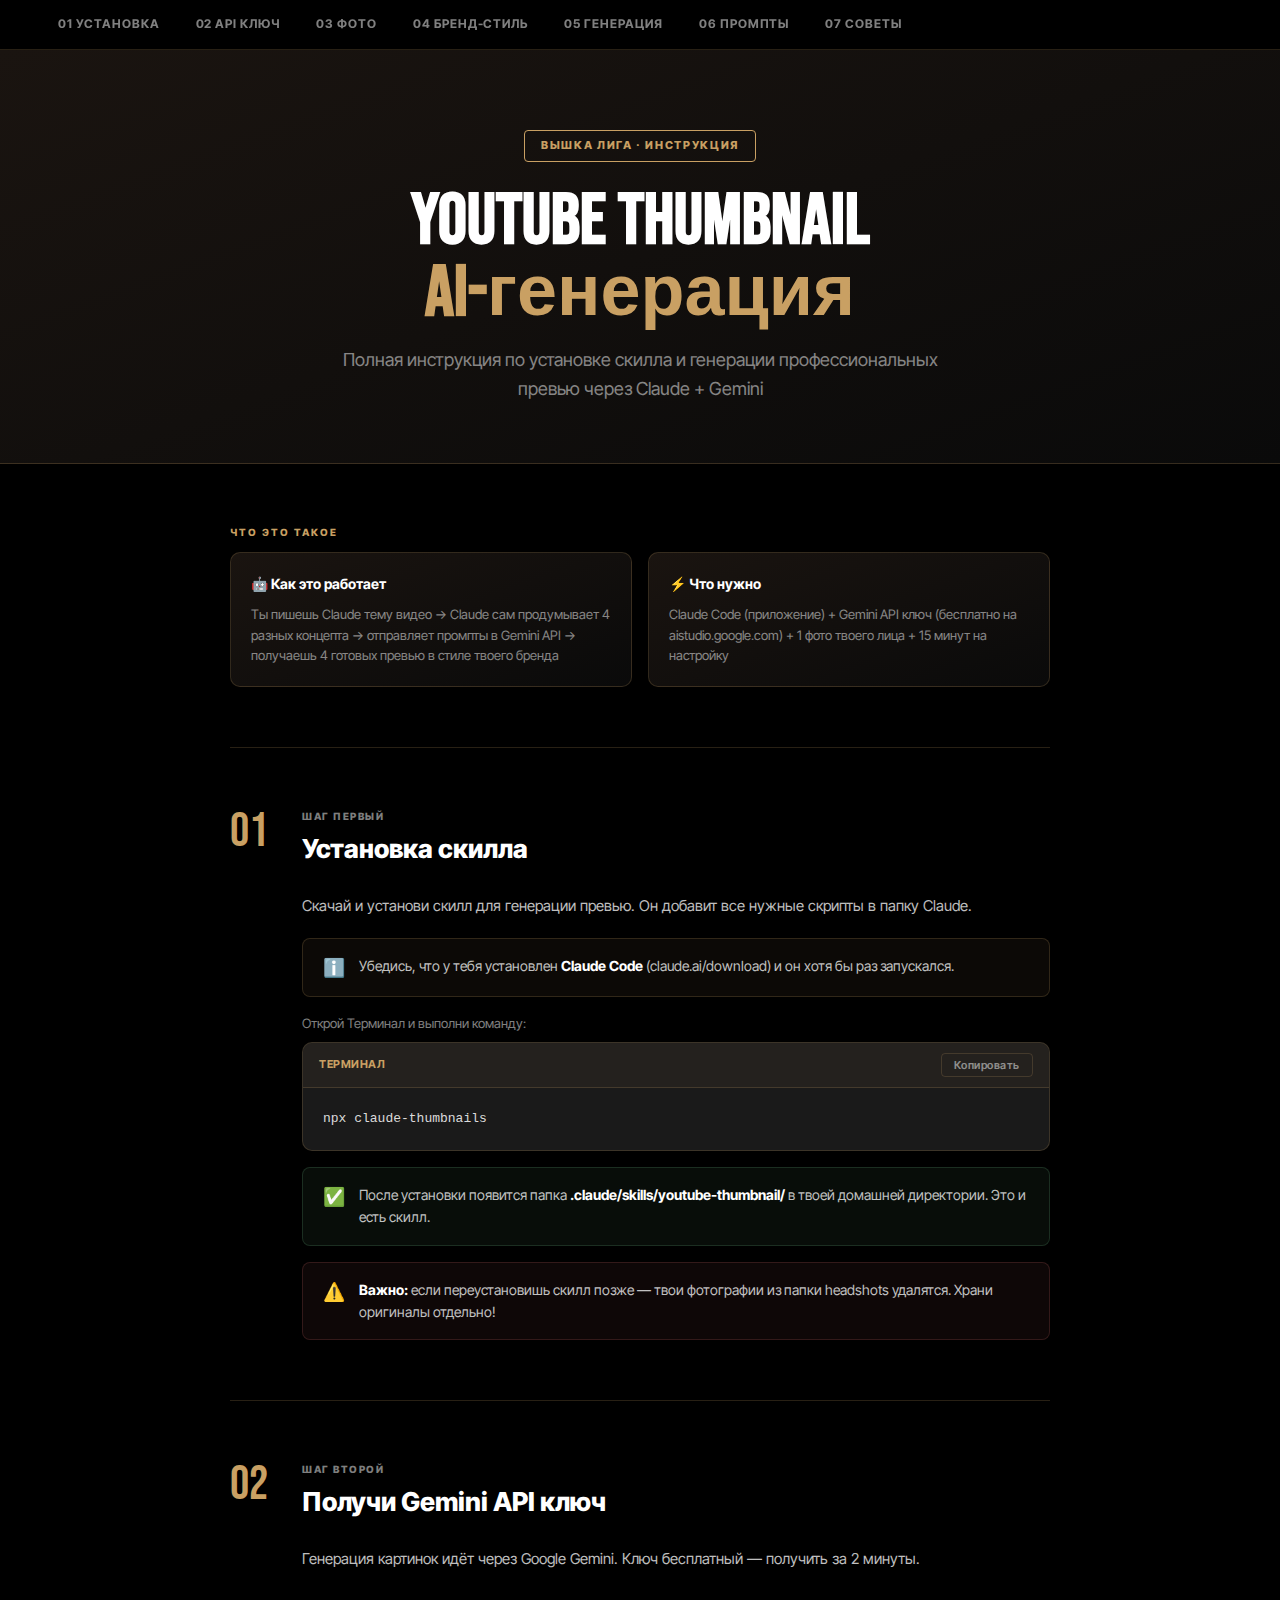
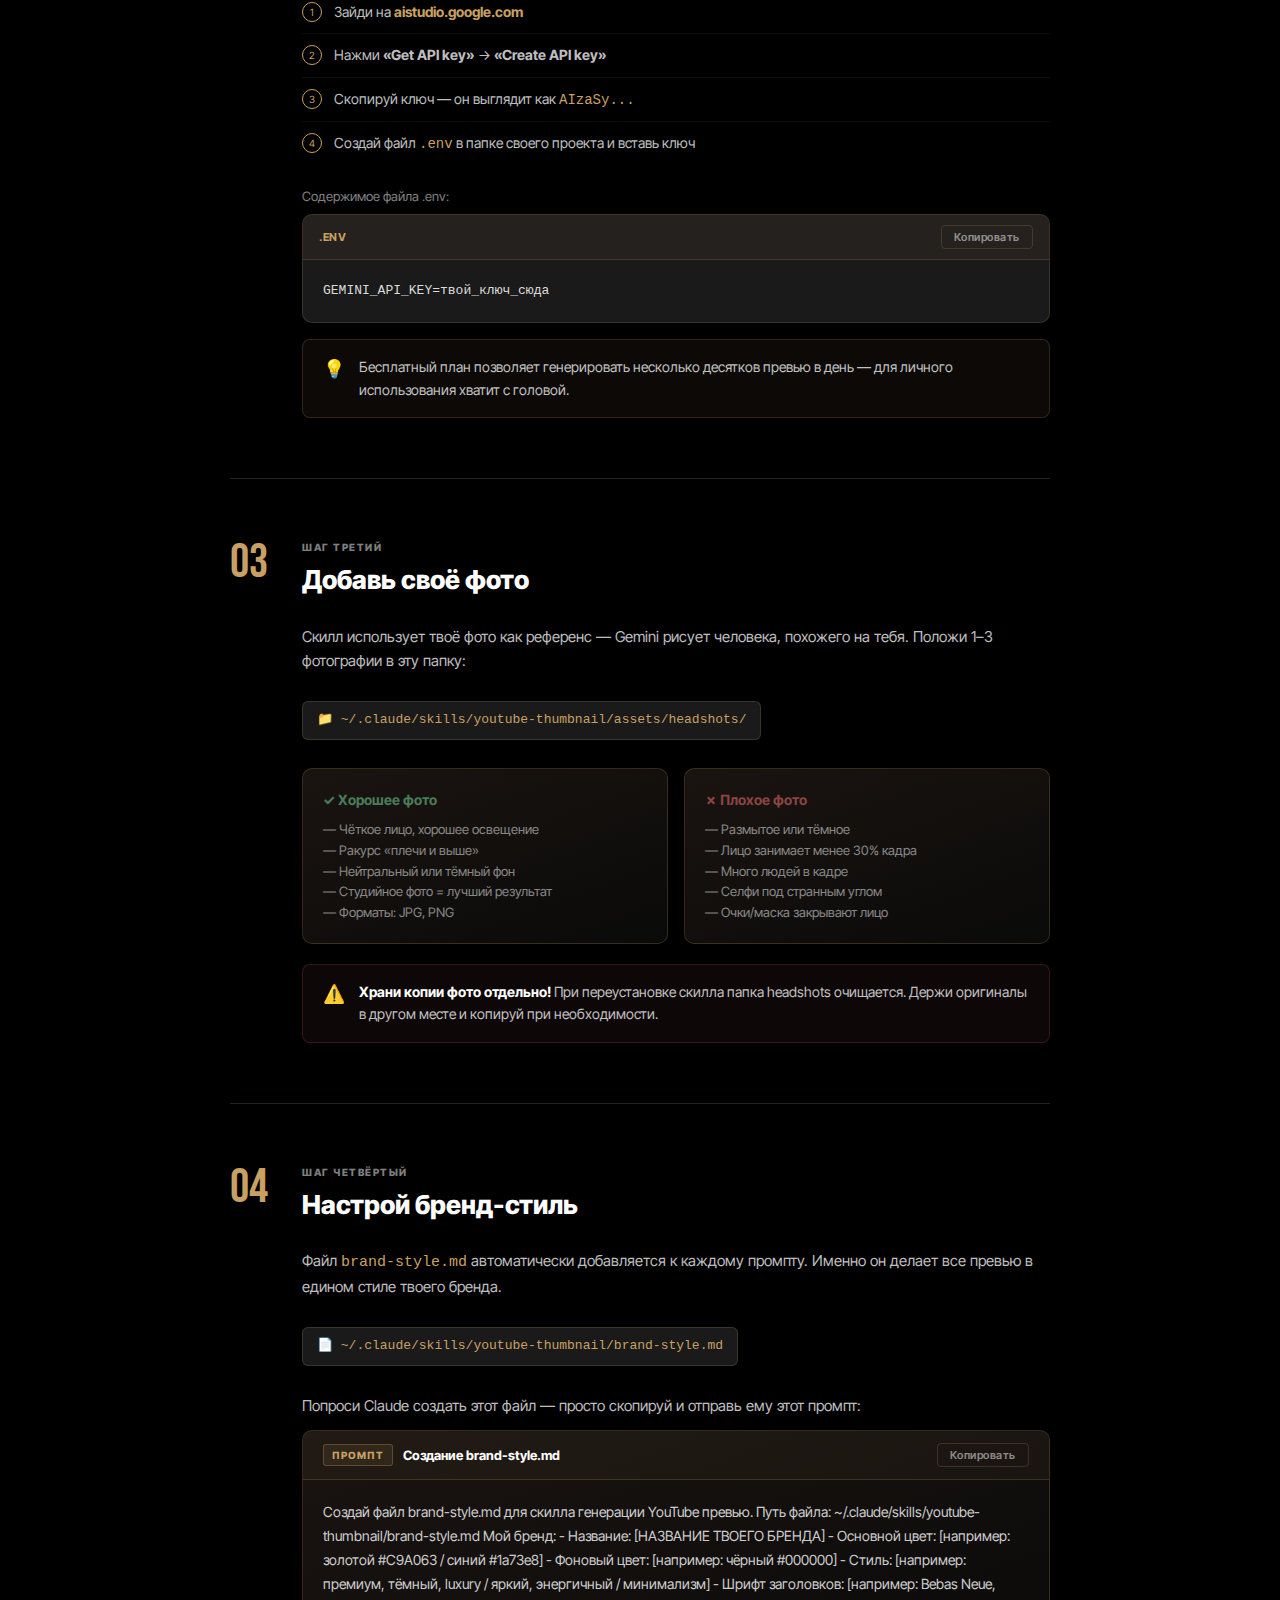
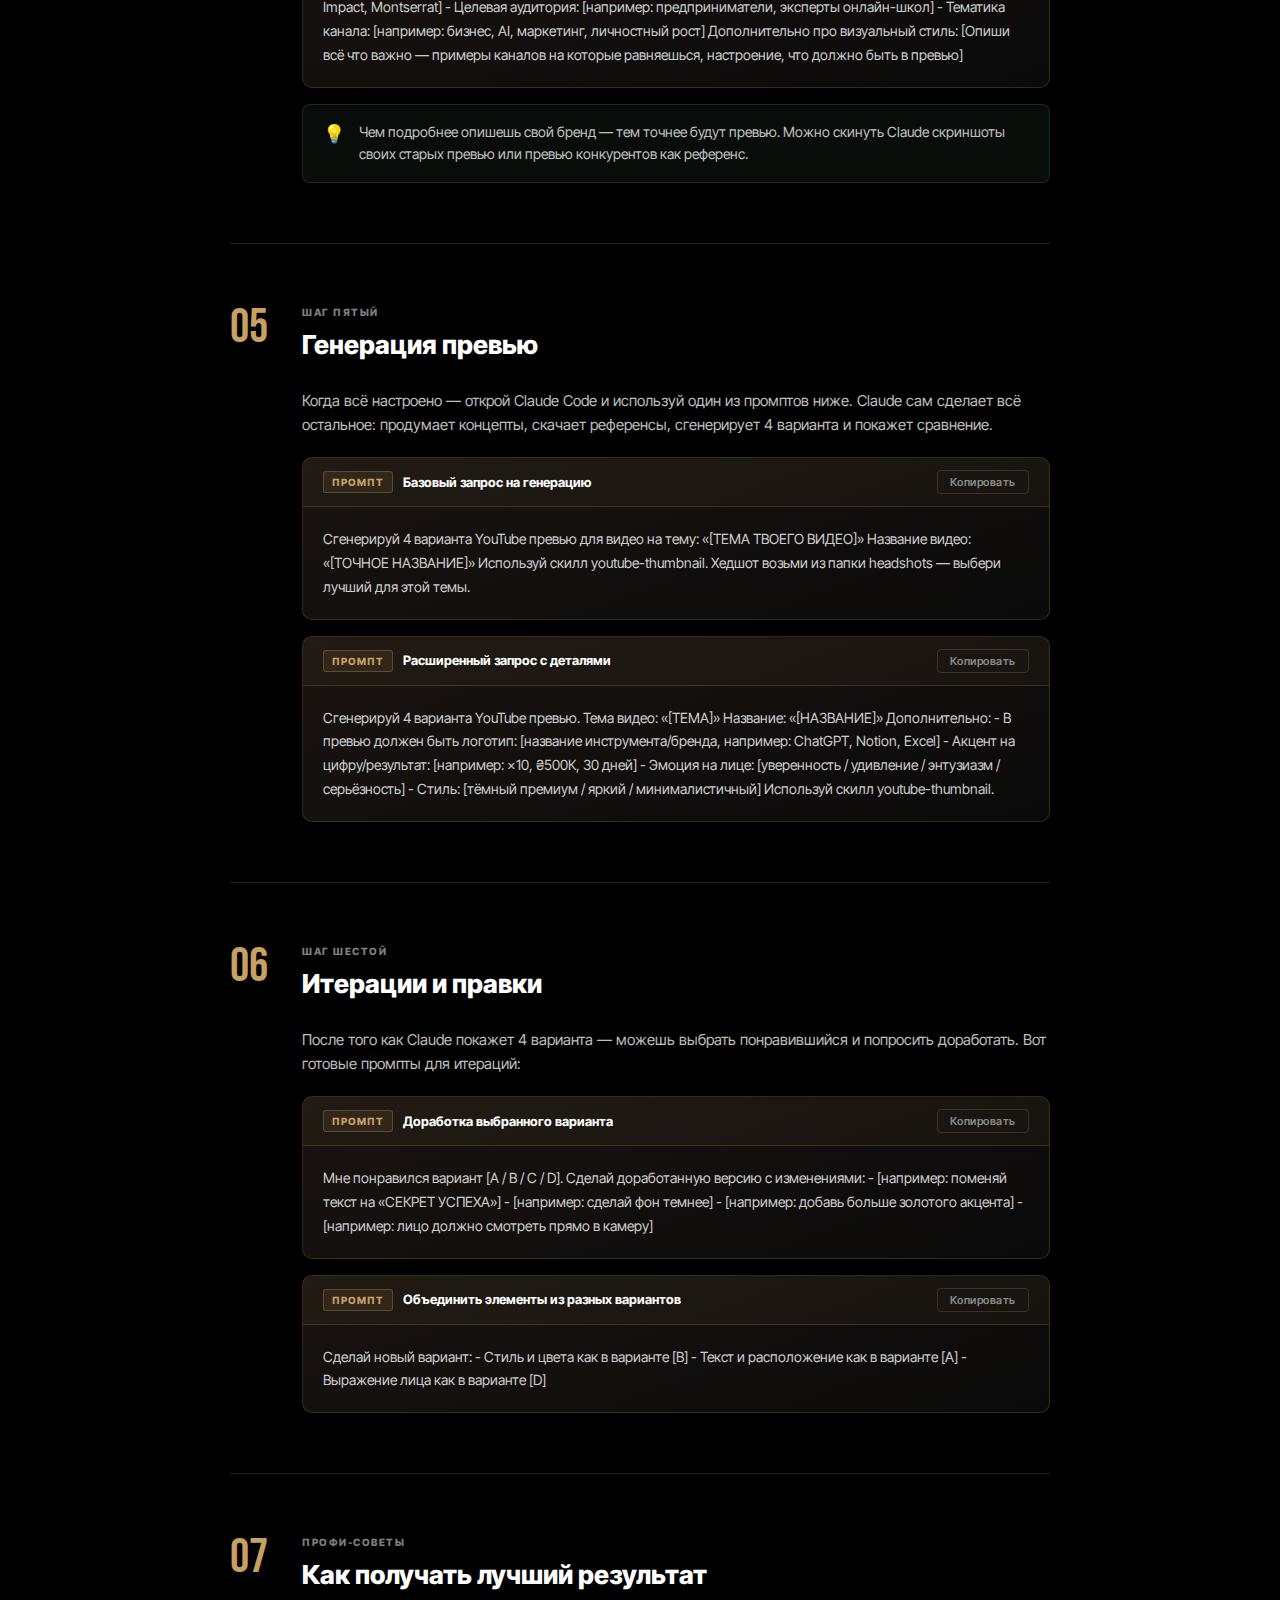
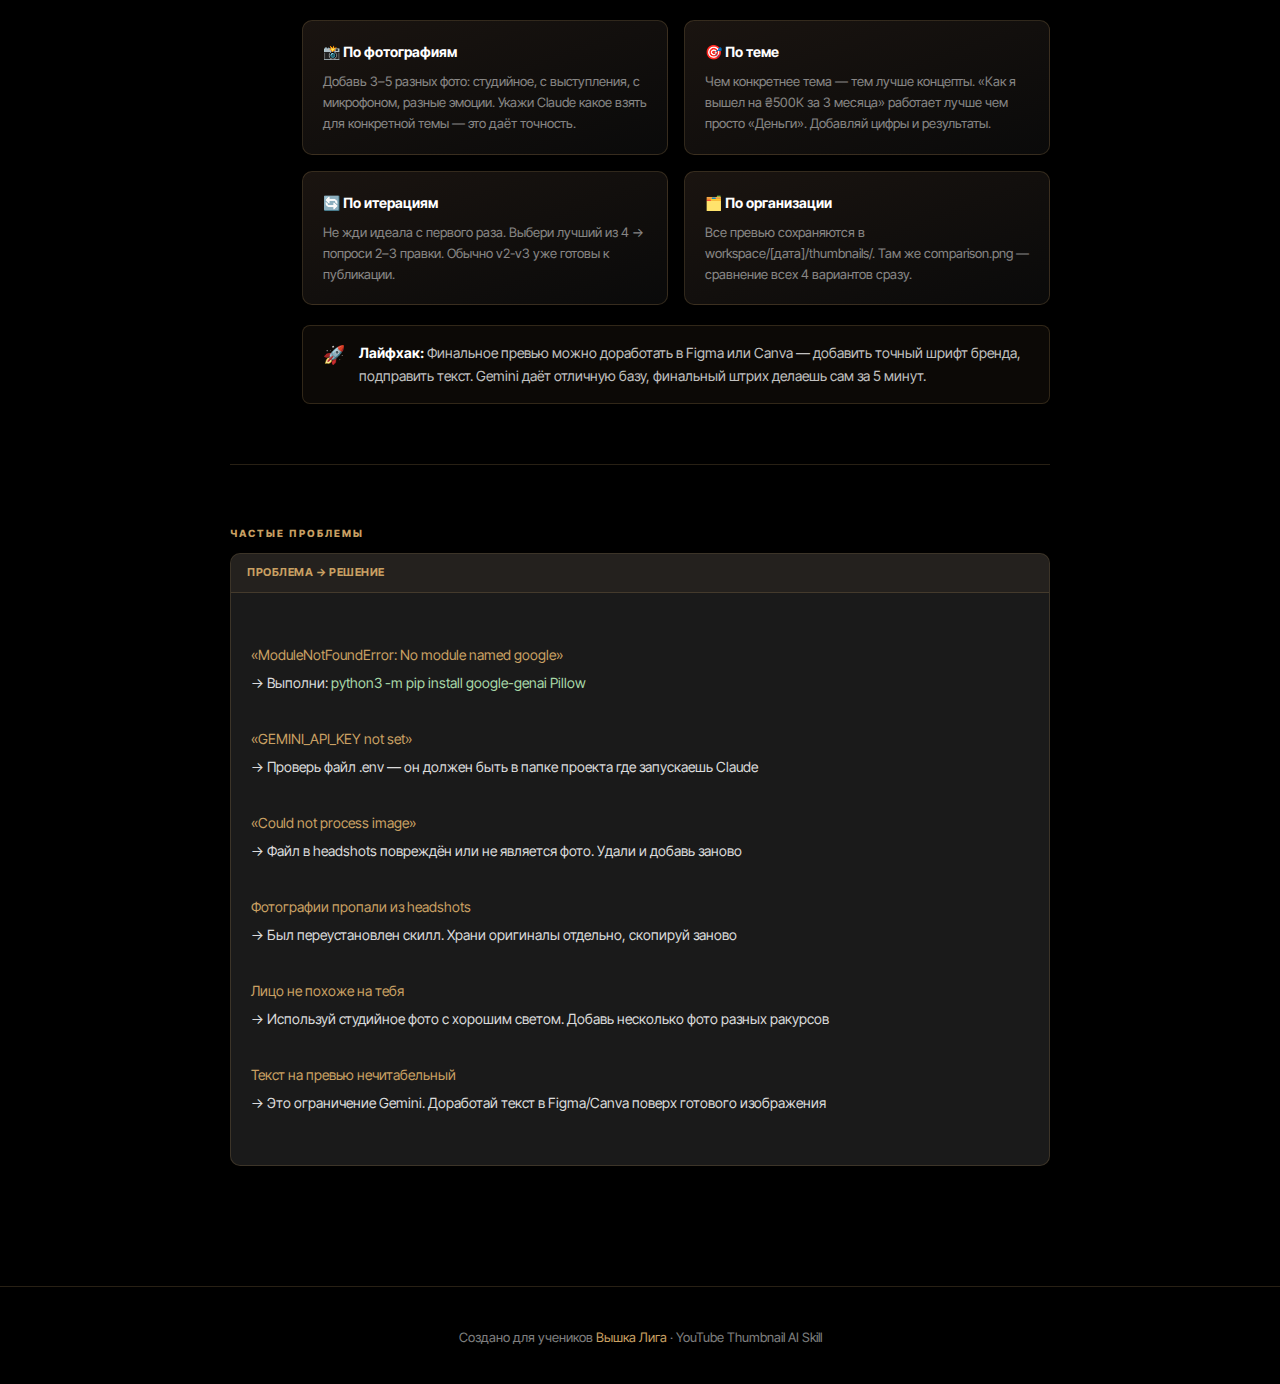
<file: guide/youtube-thumbnail-guide.html>
<!DOCTYPE html>
<html lang="ru">
<head>
<meta charset="UTF-8">
<meta name="viewport" content="width=device-width, initial-scale=1.0">
<title>YouTube Thumbnail AI — Инструкция по установке</title>
<link href="https://fonts.googleapis.com/css2?family=Bebas+Neue&family=Inter+Tight:wght@400;500;600;700;800&display=swap" rel="stylesheet">
<style>
  :root {
    --black: #000000;
    --surface: #0A0A0A;
    --elevated: #1A1A1A;
    --gold: #C9A063;
    --gold-bright: #D4AF6A;
    --green: #4A7C59;
    --red: #8B4444;
    --white: #FFFFFF;
    --muted: rgba(255,255,255,0.5);
    --border: rgba(201,160,99,0.2);
    --gradient-gold: linear-gradient(135deg, #D4AF6A, #C9A063);
    --gradient-warm: linear-gradient(160deg, #1A1410 0%, #0A0A0A 100%);
  }

  * { margin: 0; padding: 0; box-sizing: border-box; }

  body {
    background: var(--black);
    color: var(--white);
    font-family: 'Inter Tight', sans-serif;
    font-size: 15px;
    line-height: 1.6;
  }

  /* ── HERO ── */
  .hero {
    background: var(--gradient-warm);
    border-bottom: 1px solid var(--border);
    padding: 80px 40px 60px;
    text-align: center;
  }

  .hero-badge {
    display: inline-block;
    border: 1px solid var(--gold);
    color: var(--gold);
    font-size: 11px;
    font-weight: 800;
    letter-spacing: 0.15em;
    text-transform: uppercase;
    padding: 6px 16px;
    border-radius: 4px;
    margin-bottom: 24px;
  }

  .hero-title {
    font-family: 'Bebas Neue', sans-serif;
    font-size: 72px;
    line-height: 1;
    color: var(--white);
    margin-bottom: 8px;
  }

  .hero-title span { color: var(--gold); }

  .hero-subtitle {
    font-size: 18px;
    color: var(--muted);
    max-width: 600px;
    margin: 16px auto 0;
  }

  /* ── LAYOUT ── */
  .container {
    max-width: 900px;
    margin: 0 auto;
    padding: 60px 40px;
  }

  /* ── STEP ── */
  .step {
    margin-bottom: 60px;
  }

  .step-header {
    display: flex;
    align-items: flex-start;
    gap: 20px;
    margin-bottom: 24px;
  }

  .step-number {
    font-family: 'Bebas Neue', sans-serif;
    font-size: 48px;
    color: var(--gold);
    line-height: 1;
    flex-shrink: 0;
    width: 52px;
  }

  .step-meta {}

  .step-label {
    font-size: 10px;
    font-weight: 800;
    letter-spacing: 0.15em;
    text-transform: uppercase;
    color: var(--muted);
    margin-bottom: 4px;
  }

  .step-title {
    font-size: 26px;
    font-weight: 800;
    color: var(--white);
  }

  .step-body {
    padding-left: 72px;
  }

  .step-desc {
    color: rgba(255,255,255,0.75);
    margin-bottom: 20px;
    font-size: 15px;
  }

  .divider {
    border: none;
    border-top: 1px solid var(--border);
    margin: 60px 0;
  }

  /* ── CODE BLOCK ── */
  .code-block {
    background: var(--elevated);
    border: 1px solid var(--border);
    border-radius: 10px;
    overflow: hidden;
    margin-bottom: 16px;
  }

  .code-header {
    display: flex;
    align-items: center;
    justify-content: space-between;
    padding: 10px 16px;
    background: rgba(201,160,99,0.06);
    border-bottom: 1px solid var(--border);
  }

  .code-label {
    font-size: 11px;
    font-weight: 700;
    color: var(--gold);
    letter-spacing: 0.05em;
    text-transform: uppercase;
  }

  .copy-btn {
    background: transparent;
    border: 1px solid var(--border);
    color: var(--muted);
    font-family: 'Inter Tight', sans-serif;
    font-size: 11px;
    font-weight: 600;
    padding: 4px 12px;
    border-radius: 4px;
    cursor: pointer;
    transition: all 0.2s;
    letter-spacing: 0.05em;
  }

  .copy-btn:hover {
    border-color: var(--gold);
    color: var(--gold);
  }

  .copy-btn.copied {
    border-color: var(--green);
    color: #6fba8a;
  }

  .code-content {
    padding: 20px;
    font-family: 'SF Mono', 'Fira Code', 'Courier New', monospace;
    font-size: 13px;
    line-height: 1.7;
    color: rgba(255,255,255,0.85);
    white-space: pre-wrap;
    word-break: break-all;
  }

  .code-content .comment { color: rgba(201,160,99,0.5); }
  .code-content .key { color: var(--gold); }
  .code-content .val { color: #a8d8a8; }

  /* ── PROMPT BLOCK ── */
  .prompt-block {
    background: var(--gradient-warm);
    border: 1px solid var(--border);
    border-radius: 10px;
    overflow: hidden;
    margin-bottom: 16px;
  }

  .prompt-header {
    display: flex;
    align-items: center;
    justify-content: space-between;
    padding: 12px 20px;
    border-bottom: 1px solid var(--border);
    background: rgba(201,160,99,0.05);
  }

  .prompt-title {
    font-size: 13px;
    font-weight: 700;
    color: var(--white);
  }

  .prompt-tag {
    font-size: 10px;
    font-weight: 800;
    letter-spacing: 0.1em;
    text-transform: uppercase;
    color: var(--gold);
    background: rgba(201,160,99,0.1);
    border: 1px solid rgba(201,160,99,0.3);
    padding: 2px 8px;
    border-radius: 3px;
    margin-right: 10px;
  }

  .prompt-content {
    padding: 20px;
    font-size: 14px;
    line-height: 1.7;
    color: rgba(255,255,255,0.8);
  }

  /* ── INFO BOX ── */
  .info-box {
    border-radius: 8px;
    padding: 16px 20px;
    margin-bottom: 16px;
    display: flex;
    gap: 14px;
    align-items: flex-start;
  }

  .info-box.tip {
    background: rgba(74,124,89,0.1);
    border: 1px solid rgba(74,124,89,0.3);
  }

  .info-box.warn {
    background: rgba(139,68,68,0.1);
    border: 1px solid rgba(139,68,68,0.3);
  }

  .info-box.note {
    background: rgba(201,160,99,0.06);
    border: 1px solid var(--border);
  }

  .info-icon {
    font-size: 18px;
    flex-shrink: 0;
    line-height: 1.4;
  }

  .info-text {
    font-size: 14px;
    color: rgba(255,255,255,0.75);
    line-height: 1.6;
  }

  .info-text strong { color: var(--white); }

  /* ── CHECKLIST ── */
  .checklist {
    list-style: none;
    margin-bottom: 20px;
  }

  .checklist li {
    display: flex;
    align-items: flex-start;
    gap: 12px;
    padding: 10px 0;
    border-bottom: 1px solid rgba(255,255,255,0.05);
    font-size: 14px;
    color: rgba(255,255,255,0.75);
  }

  .checklist li:last-child { border-bottom: none; }

  .check-icon {
    width: 20px;
    height: 20px;
    border-radius: 50%;
    border: 1px solid var(--gold);
    flex-shrink: 0;
    display: flex;
    align-items: center;
    justify-content: center;
    font-size: 10px;
    color: var(--gold);
    margin-top: 1px;
  }

  /* ── FILE PATH ── */
  .filepath {
    display: inline-flex;
    align-items: center;
    gap: 8px;
    background: var(--elevated);
    border: 1px solid var(--border);
    border-radius: 6px;
    padding: 8px 14px;
    font-family: monospace;
    font-size: 13px;
    color: var(--gold);
    margin: 8px 0;
  }

  /* ── NAV ── */
  .nav {
    position: sticky;
    top: 0;
    background: rgba(0,0,0,0.95);
    backdrop-filter: blur(12px);
    border-bottom: 1px solid var(--border);
    padding: 0 40px;
    z-index: 100;
    display: flex;
    align-items: center;
    gap: 0;
    overflow-x: auto;
  }

  .nav-item {
    padding: 14px 18px;
    font-size: 12px;
    font-weight: 700;
    letter-spacing: 0.08em;
    text-transform: uppercase;
    color: var(--muted);
    text-decoration: none;
    border-bottom: 2px solid transparent;
    white-space: nowrap;
    transition: all 0.2s;
  }

  .nav-item:hover { color: var(--gold); border-bottom-color: var(--gold); }

  /* ── SECTION LABEL ── */
  .section-label {
    font-size: 10px;
    font-weight: 800;
    letter-spacing: 0.2em;
    text-transform: uppercase;
    color: var(--gold);
    margin-bottom: 12px;
  }

  /* ── GRID ── */
  .grid-2 {
    display: grid;
    grid-template-columns: 1fr 1fr;
    gap: 16px;
    margin-bottom: 20px;
  }

  .card {
    background: var(--gradient-warm);
    border: 1px solid var(--border);
    border-radius: 10px;
    padding: 20px;
  }

  .card-title {
    font-size: 14px;
    font-weight: 700;
    margin-bottom: 8px;
  }

  .card-text {
    font-size: 13px;
    color: var(--muted);
    line-height: 1.6;
  }

  /* ── FOOTER ── */
  .footer {
    border-top: 1px solid var(--border);
    padding: 40px;
    text-align: center;
    color: var(--muted);
    font-size: 13px;
  }

  .footer span { color: var(--gold); }

  /* ── SCROLLBAR ── */
  ::-webkit-scrollbar { width: 6px; }
  ::-webkit-scrollbar-track { background: var(--black); }
  ::-webkit-scrollbar-thumb { background: var(--border); border-radius: 3px; }

  @media (max-width: 640px) {
    .hero-title { font-size: 48px; }
    .container { padding: 40px 20px; }
    .step-body { padding-left: 0; }
    .grid-2 { grid-template-columns: 1fr; }
    .nav { padding: 0 16px; }
  }
</style>
</head>
<body>

<!-- NAV -->
<nav class="nav">
  <a href="#install" class="nav-item">01 Установка</a>
  <a href="#apikey" class="nav-item">02 API ключ</a>
  <a href="#headshot" class="nav-item">03 Фото</a>
  <a href="#brand" class="nav-item">04 Бренд-стиль</a>
  <a href="#generate" class="nav-item">05 Генерация</a>
  <a href="#prompts" class="nav-item">06 Промпты</a>
  <a href="#tips" class="nav-item">07 Советы</a>
</nav>

<!-- HERO -->
<div class="hero">
  <div class="hero-badge">Вышка Лига · Инструкция</div>
  <h1 class="hero-title">YouTube Thumbnail<br><span>AI-генерация</span></h1>
  <p class="hero-subtitle">Полная инструкция по установке скилла и генерации профессиональных превью через Claude + Gemini</p>
</div>

<div class="container">

  <!-- OVERVIEW -->
  <div style="margin-bottom:60px;">
    <div class="section-label">Что это такое</div>
    <div class="grid-2">
      <div class="card">
        <div class="card-title">🤖 Как это работает</div>
        <div class="card-text">Ты пишешь Claude тему видео → Claude сам продумывает 4 разных концепта → отправляет промпты в Gemini API → получаешь 4 готовых превью в стиле твоего бренда</div>
      </div>
      <div class="card">
        <div class="card-title">⚡ Что нужно</div>
        <div class="card-text">Claude Code (приложение) + Gemini API ключ (бесплатно на aistudio.google.com) + 1 фото твоего лица + 15 минут на настройку</div>
      </div>
    </div>
  </div>

  <hr class="divider">

  <!-- STEP 1 -->
  <div class="step" id="install">
    <div class="step-header">
      <div class="step-number">01</div>
      <div class="step-meta">
        <div class="step-label">Шаг первый</div>
        <div class="step-title">Установка скилла</div>
      </div>
    </div>
    <div class="step-body">
      <p class="step-desc">Скачай и установи скилл для генерации превью. Он добавит все нужные скрипты в папку Claude.</p>

      <div class="info-box note">
        <div class="info-icon">ℹ️</div>
        <div class="info-text">Убедись, что у тебя установлен <strong>Claude Code</strong> (claude.ai/download) и он хотя бы раз запускался.</div>
      </div>

      <p style="color:var(--muted);font-size:13px;margin-bottom:8px;">Открой Терминал и выполни команду:</p>
      <div class="code-block">
        <div class="code-header">
          <span class="code-label">Терминал</span>
          <button class="copy-btn" onclick="copyCode(this, 'npx claude-thumbnails')">Копировать</button>
        </div>
        <div class="code-content">npx claude-thumbnails</div>
      </div>

      <div class="info-box tip">
        <div class="info-icon">✅</div>
        <div class="info-text">После установки появится папка <strong>.claude/skills/youtube-thumbnail/</strong> в твоей домашней директории. Это и есть скилл.</div>
      </div>

      <div class="info-box warn">
        <div class="info-icon">⚠️</div>
        <div class="info-text"><strong>Важно:</strong> если переустановишь скилл позже — твои фотографии из папки headshots удалятся. Храни оригиналы отдельно!</div>
      </div>
    </div>
  </div>

  <hr class="divider">

  <!-- STEP 2 -->
  <div class="step" id="apikey">
    <div class="step-header">
      <div class="step-number">02</div>
      <div class="step-meta">
        <div class="step-label">Шаг второй</div>
        <div class="step-title">Получи Gemini API ключ</div>
      </div>
    </div>
    <div class="step-body">
      <p class="step-desc">Генерация картинок идёт через Google Gemini. Ключ бесплатный — получить за 2 минуты.</p>

      <ul class="checklist">
        <li><div class="check-icon">1</div><span>Зайди на <strong style="color:var(--gold)">aistudio.google.com</strong></span></li>
        <li><div class="check-icon">2</div><span>Нажми <strong>«Get API key»</strong> → <strong>«Create API key»</strong></span></li>
        <li><div class="check-icon">3</div><span>Скопируй ключ — он выглядит как <code style="color:var(--gold)">AIzaSy...</code></span></li>
        <li><div class="check-icon">4</div><span>Создай файл <code style="color:var(--gold)">.env</code> в папке своего проекта и вставь ключ</span></li>
      </ul>

      <p style="color:var(--muted);font-size:13px;margin-bottom:8px;">Содержимое файла .env:</p>
      <div class="code-block">
        <div class="code-header">
          <span class="code-label">.env</span>
          <button class="copy-btn" onclick="copyCode(this, 'GEMINI_API_KEY=твой_ключ_сюда')">Копировать</button>
        </div>
        <div class="code-content">GEMINI_API_KEY=твой_ключ_сюда</div>
      </div>

      <div class="info-box note">
        <div class="info-icon">💡</div>
        <div class="info-text">Бесплатный план позволяет генерировать несколько десятков превью в день — для личного использования хватит с головой.</div>
      </div>
    </div>
  </div>

  <hr class="divider">

  <!-- STEP 3 -->
  <div class="step" id="headshot">
    <div class="step-header">
      <div class="step-number">03</div>
      <div class="step-meta">
        <div class="step-label">Шаг третий</div>
        <div class="step-title">Добавь своё фото</div>
      </div>
    </div>
    <div class="step-body">
      <p class="step-desc">Скилл использует твоё фото как референс — Gemini рисует человека, похожего на тебя. Положи 1–3 фотографии в эту папку:</p>

      <div class="filepath">📁 ~/.claude/skills/youtube-thumbnail/assets/headshots/</div>

      <div class="grid-2" style="margin-top:20px;">
        <div class="card">
          <div class="card-title" style="color:var(--green)">✓ Хорошее фото</div>
          <div class="card-text">
            — Чёткое лицо, хорошее освещение<br>
            — Ракурс «плечи и выше»<br>
            — Нейтральный или тёмный фон<br>
            — Студийное фото = лучший результат<br>
            — Форматы: JPG, PNG
          </div>
        </div>
        <div class="card">
          <div class="card-title" style="color:var(--red)">✗ Плохое фото</div>
          <div class="card-text">
            — Размытое или тёмное<br>
            — Лицо занимает менее 30% кадра<br>
            — Много людей в кадре<br>
            — Селфи под странным углом<br>
            — Очки/маска закрывают лицо
          </div>
        </div>
      </div>

      <div class="info-box warn">
        <div class="info-icon">⚠️</div>
        <div class="info-text"><strong>Храни копии фото отдельно!</strong> При переустановке скилла папка headshots очищается. Держи оригиналы в другом месте и копируй при необходимости.</div>
      </div>
    </div>
  </div>

  <hr class="divider">

  <!-- STEP 4 -->
  <div class="step" id="brand">
    <div class="step-header">
      <div class="step-number">04</div>
      <div class="step-meta">
        <div class="step-label">Шаг четвёртый</div>
        <div class="step-title">Настрой бренд-стиль</div>
      </div>
    </div>
    <div class="step-body">
      <p class="step-desc">Файл <code style="color:var(--gold)">brand-style.md</code> автоматически добавляется к каждому промпту. Именно он делает все превью в едином стиле твоего бренда.</p>

      <div class="filepath">📄 ~/.claude/skills/youtube-thumbnail/brand-style.md</div>

      <p style="margin-top:20px;margin-bottom:12px;color:rgba(255,255,255,0.75);">Попроси Claude создать этот файл — просто скопируй и отправь ему этот промпт:</p>

      <div class="prompt-block">
        <div class="prompt-header">
          <div style="display:flex;align-items:center;">
            <span class="prompt-tag">Промпт</span>
            <span class="prompt-title">Создание brand-style.md</span>
          </div>
          <button class="copy-btn" onclick="copyPrompt(this, 'brand-prompt')">Копировать</button>
        </div>
        <div class="prompt-content" id="brand-prompt">Создай файл brand-style.md для скилла генерации YouTube превью.

Путь файла: ~/.claude/skills/youtube-thumbnail/brand-style.md

Мой бренд:
- Название: [НАЗВАНИЕ ТВОЕГО БРЕНДА]
- Основной цвет: [например: золотой #C9A063 / синий #1a73e8]
- Фоновый цвет: [например: чёрный #000000]
- Стиль: [например: премиум, тёмный, luxury / яркий, энергичный / минимализм]
- Шрифт заголовков: [например: Bebas Neue, Impact, Montserrat]
- Целевая аудитория: [например: предприниматели, эксперты онлайн-школ]
- Тематика канала: [например: бизнес, AI, маркетинг, личностный рост]

Дополнительно про визуальный стиль:
[Опиши всё что важно — примеры каналов на которые равняешься, настроение, что должно быть в превью]</div>
      </div>

      <div class="info-box tip">
        <div class="info-icon">💡</div>
        <div class="info-text">Чем подробнее опишешь свой бренд — тем точнее будут превью. Можно скинуть Claude скриншоты своих старых превью или превью конкурентов как референс.</div>
      </div>
    </div>
  </div>

  <hr class="divider">

  <!-- STEP 5 -->
  <div class="step" id="generate">
    <div class="step-header">
      <div class="step-number">05</div>
      <div class="step-meta">
        <div class="step-label">Шаг пятый</div>
        <div class="step-title">Генерация превью</div>
      </div>
    </div>
    <div class="step-body">
      <p class="step-desc">Когда всё настроено — открой Claude Code и используй один из промптов ниже. Claude сам сделает всё остальное: продумает концепты, скачает референсы, сгенерирует 4 варианта и покажет сравнение.</p>

      <div class="prompt-block">
        <div class="prompt-header">
          <div style="display:flex;align-items:center;">
            <span class="prompt-tag">Промпт</span>
            <span class="prompt-title">Базовый запрос на генерацию</span>
          </div>
          <button class="copy-btn" onclick="copyPrompt(this, 'basic-prompt')">Копировать</button>
        </div>
        <div class="prompt-content" id="basic-prompt">Сгенерируй 4 варианта YouTube превью для видео на тему:

«[ТЕМА ТВОЕГО ВИДЕО]»

Название видео: «[ТОЧНОЕ НАЗВАНИЕ]»

Используй скилл youtube-thumbnail. Хедшот возьми из папки headshots — выбери лучший для этой темы.</div>
      </div>

      <div class="prompt-block">
        <div class="prompt-header">
          <div style="display:flex;align-items:center;">
            <span class="prompt-tag">Промпт</span>
            <span class="prompt-title">Расширенный запрос с деталями</span>
          </div>
          <button class="copy-btn" onclick="copyPrompt(this, 'extended-prompt')">Копировать</button>
        </div>
        <div class="prompt-content" id="extended-prompt">Сгенерируй 4 варианта YouTube превью.

Тема видео: «[ТЕМА]»
Название: «[НАЗВАНИЕ]»

Дополнительно:
- В превью должен быть логотип: [название инструмента/бренда, например: ChatGPT, Notion, Excel]
- Акцент на цифру/результат: [например: ×10, ₴500К, 30 дней]
- Эмоция на лице: [уверенность / удивление / энтузиазм / серьёзность]
- Стиль: [тёмный премиум / яркий / минималистичный]

Используй скилл youtube-thumbnail.</div>
      </div>
    </div>
  </div>

  <hr class="divider">

  <!-- STEP 6 -->
  <div class="step" id="prompts">
    <div class="step-header">
      <div class="step-number">06</div>
      <div class="step-meta">
        <div class="step-label">Шаг шестой</div>
        <div class="step-title">Итерации и правки</div>
      </div>
    </div>
    <div class="step-body">
      <p class="step-desc">После того как Claude покажет 4 варианта — можешь выбрать понравившийся и попросить доработать. Вот готовые промпты для итераций:</p>

      <div class="prompt-block">
        <div class="prompt-header">
          <div style="display:flex;align-items:center;">
            <span class="prompt-tag">Промпт</span>
            <span class="prompt-title">Доработка выбранного варианта</span>
          </div>
          <button class="copy-btn" onclick="copyPrompt(this, 'iterate-prompt')">Копировать</button>
        </div>
        <div class="prompt-content" id="iterate-prompt">Мне понравился вариант [A / B / C / D].

Сделай доработанную версию с изменениями:
- [например: поменяй текст на «СЕКРЕТ УСПЕХА»]
- [например: сделай фон темнее]
- [например: добавь больше золотого акцента]
- [например: лицо должно смотреть прямо в камеру]</div>
      </div>

      <div class="prompt-block">
        <div class="prompt-header">
          <div style="display:flex;align-items:center;">
            <span class="prompt-tag">Промпт</span>
            <span class="prompt-title">Объединить элементы из разных вариантов</span>
          </div>
          <button class="copy-btn" onclick="copyPrompt(this, 'mix-prompt')">Копировать</button>
        </div>
        <div class="prompt-content" id="mix-prompt">Сделай новый вариант:
- Стиль и цвета как в варианте [B]
- Текст и расположение как в варианте [A]
- Выражение лица как в варианте [D]</div>
      </div>
    </div>
  </div>

  <hr class="divider">

  <!-- STEP 7 - TIPS -->
  <div class="step" id="tips">
    <div class="step-header">
      <div class="step-number">07</div>
      <div class="step-meta">
        <div class="step-label">Профи-советы</div>
        <div class="step-title">Как получать лучший результат</div>
      </div>
    </div>
    <div class="step-body">

      <div class="grid-2">
        <div class="card">
          <div class="card-title">📸 По фотографиям</div>
          <div class="card-text">
            Добавь 3–5 разных фото: студийное, с выступления, с микрофоном, разные эмоции. Укажи Claude какое взять для конкретной темы — это даёт точность.
          </div>
        </div>
        <div class="card">
          <div class="card-title">🎯 По теме</div>
          <div class="card-text">
            Чем конкретнее тема — тем лучше концепты. «Как я вышел на ₴500К за 3 месяца» работает лучше чем просто «Деньги». Добавляй цифры и результаты.
          </div>
        </div>
        <div class="card">
          <div class="card-title">🔄 По итерациям</div>
          <div class="card-text">
            Не жди идеала с первого раза. Выбери лучший из 4 → попроси 2–3 правки. Обычно v2-v3 уже готовы к публикации.
          </div>
        </div>
        <div class="card">
          <div class="card-title">🗂️ По организации</div>
          <div class="card-text">
            Все превью сохраняются в workspace/[дата]/thumbnails/. Там же comparison.png — сравнение всех 4 вариантов сразу.
          </div>
        </div>
      </div>

      <div class="info-box note" style="margin-top:8px;">
        <div class="info-icon">🚀</div>
        <div class="info-text"><strong>Лайфхак:</strong> Финальное превью можно доработать в Figma или Canva — добавить точный шрифт бренда, подправить текст. Gemini даёт отличную базу, финальный штрих делаешь сам за 5 минут.</div>
      </div>
    </div>
  </div>

  <hr class="divider">

  <!-- TROUBLESHOOTING -->
  <div style="margin-bottom:60px;">
    <div class="section-label">Частые проблемы</div>
    <div class="code-block">
      <div class="code-header">
        <span class="code-label">Проблема → Решение</span>
      </div>
      <div class="code-content" style="font-family:'Inter Tight',sans-serif;font-size:14px;line-height:2;">
<span class="key">«ModuleNotFoundError: No module named google»</span>
→ Выполни: <span class="val">python3 -m pip install google-genai Pillow</span>

<span class="key">«GEMINI_API_KEY not set»</span>
→ Проверь файл .env — он должен быть в папке проекта где запускаешь Claude

<span class="key">«Could not process image»</span>
→ Файл в headshots повреждён или не является фото. Удали и добавь заново

<span class="key">Фотографии пропали из headshots</span>
→ Был переустановлен скилл. Храни оригиналы отдельно, скопируй заново

<span class="key">Лицо не похоже на тебя</span>
→ Используй студийное фото с хорошим светом. Добавь несколько фото разных ракурсов

<span class="key">Текст на превью нечитабельный</span>
→ Это ограничение Gemini. Доработай текст в Figma/Canva поверх готового изображения
      </div>
    </div>
  </div>

</div>

<!-- FOOTER -->
<div class="footer">
  Создано для учеников <span>Вышка Лига</span> · YouTube Thumbnail AI Skill
</div>

<script>
  function copyCode(btn, text) {
    navigator.clipboard.writeText(text).then(() => {
      btn.textContent = '✓ Скопировано';
      btn.classList.add('copied');
      setTimeout(() => {
        btn.textContent = 'Копировать';
        btn.classList.remove('copied');
      }, 2000);
    });
  }

  function copyPrompt(btn, id) {
    const el = document.getElementById(id);
    const text = el.innerText;
    navigator.clipboard.writeText(text).then(() => {
      btn.textContent = '✓ Скопировано';
      btn.classList.add('copied');
      setTimeout(() => {
        btn.textContent = 'Копировать';
        btn.classList.remove('copied');
      }, 2000);
    });
  }

  // Highlight active nav on scroll
  const sections = document.querySelectorAll('[id]');
  const navItems = document.querySelectorAll('.nav-item');
  window.addEventListener('scroll', () => {
    let current = '';
    sections.forEach(s => {
      if (window.scrollY >= s.offsetTop - 80) current = s.id;
    });
    navItems.forEach(n => {
      n.style.color = n.getAttribute('href') === '#' + current
        ? 'var(--gold)' : '';
      n.style.borderBottomColor = n.getAttribute('href') === '#' + current
        ? 'var(--gold)' : '';
    });
  });
</script>
</body>
</html>
</file>
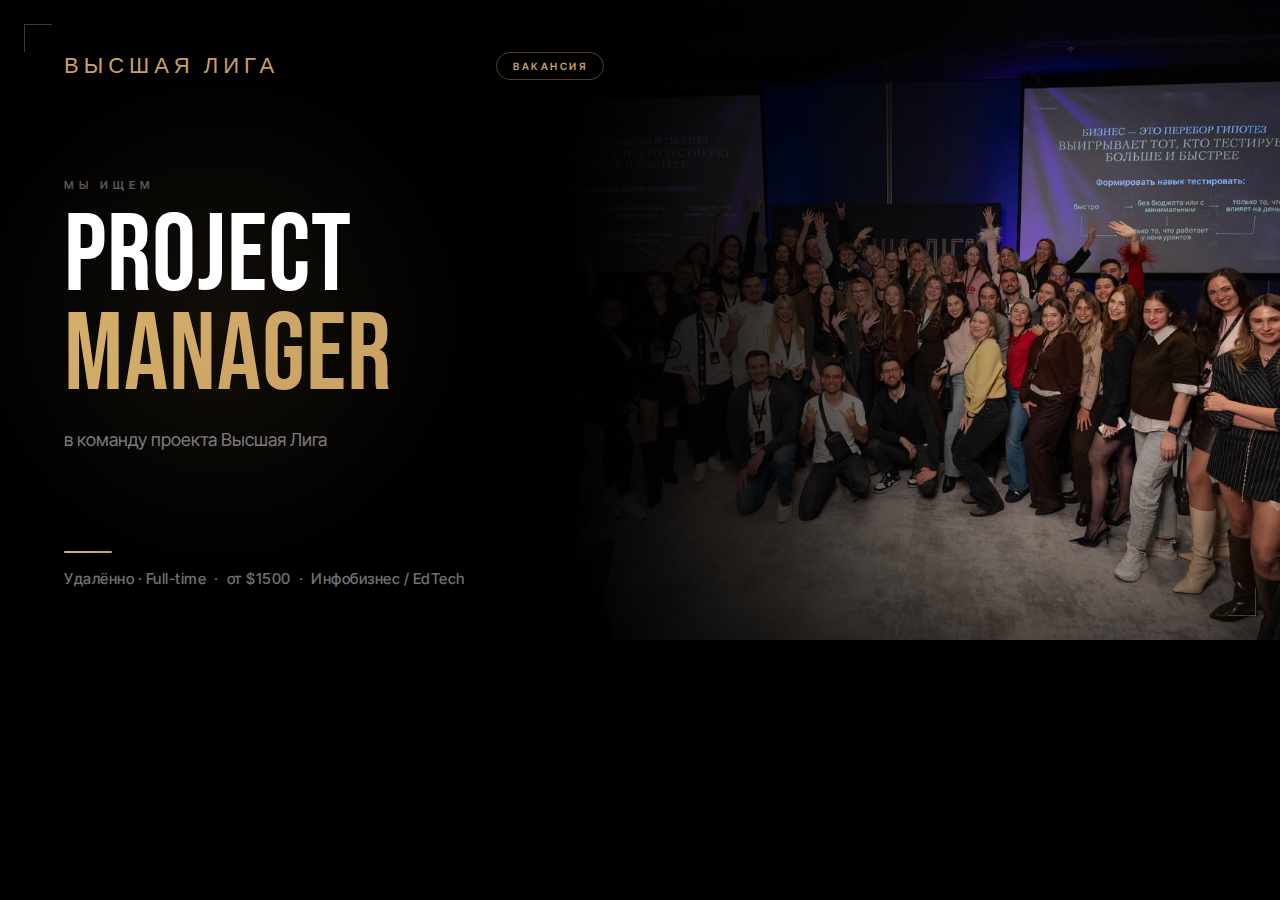
<file: vacancy-coo/tg-image.html>
<!DOCTYPE html>
<html lang="ru">
<head>
    <meta charset="UTF-8">
    <title>TG Image</title>
    <link rel="preconnect" href="https://fonts.googleapis.com">
    <link rel="preconnect" href="https://fonts.gstatic.com" crossorigin>
    <link href="https://fonts.googleapis.com/css2?family=Bebas+Neue&family=Inter+Tight:wght@400;500;600;700;800&display=swap" rel="stylesheet">
    <style>
        * { margin: 0; padding: 0; box-sizing: border-box; }

        body {
            width: 1280px;
            height: 640px;
            overflow: hidden;
            background: #000;
            font-family: 'Inter Tight', sans-serif;
        }

        .card {
            width: 1280px;
            height: 640px;
            background: #000;
            position: relative;
            overflow: hidden;
            display: flex;
        }

        /* ─── LEFT: text content ─── */
        .left {
            position: relative;
            z-index: 2;
            width: 660px;
            flex-shrink: 0;
            display: flex;
            flex-direction: column;
            justify-content: space-between;
            padding: 52px 56px 52px 64px;
        }

        /* ─── RIGHT: photo ─── */
        .right {
            position: absolute;
            right: 0;
            top: 0;
            width: 720px;
            height: 100%;
            z-index: 0;
        }

        .right img {
            width: 100%;
            height: 100%;
            object-fit: cover;
            object-position: center top;
        }

        /* Gradient: fade photo into black from left */
        .right::after {
            content: '';
            position: absolute;
            inset: 0;
            background:
                linear-gradient(90deg, #000 0%, rgba(0,0,0,0.75) 30%, rgba(0,0,0,0.2) 65%, transparent 100%),
                linear-gradient(180deg, rgba(0,0,0,0.3) 0%, transparent 25%, transparent 75%, rgba(0,0,0,0.5) 100%);
        }

        /* Subtle gold glow left */
        .glow {
            position: absolute;
            top: 50%;
            left: -80px;
            transform: translateY(-50%);
            width: 600px;
            height: 600px;
            background: radial-gradient(circle, rgba(201,160,99,0.09) 0%, transparent 60%);
            z-index: 1;
            pointer-events: none;
        }

        /* ─── Top: logo + badge ─── */
        .top {
            display: flex;
            justify-content: space-between;
            align-items: center;
        }

        .logo {
            font-family: 'Bebas Neue', sans-serif;
            font-size: 22px;
            letter-spacing: 5px;
            color: #C9A063;
        }

        .badge {
            border: 1px solid rgba(201,160,99,0.4);
            color: #C9A063;
            font-size: 10px;
            font-weight: 600;
            letter-spacing: 2.5px;
            text-transform: uppercase;
            padding: 7px 16px;
            border-radius: 100px;
        }

        /* ─── Middle: title block ─── */
        .middle {
            display: flex;
            flex-direction: column;
        }

        .vacancy-label {
            font-size: 11px;
            font-weight: 600;
            letter-spacing: 5px;
            text-transform: uppercase;
            color: rgba(255,255,255,0.35);
            margin-bottom: 16px;
        }

        .title {
            font-family: 'Bebas Neue', sans-serif;
            font-size: 110px;
            line-height: 0.9;
            color: #fff;
            letter-spacing: 1px;
        }

        .title .gold {
            background: linear-gradient(135deg, #D4AF6A 0%, #C9A063 100%);
            -webkit-background-clip: text;
            -webkit-text-fill-color: transparent;
            background-clip: text;
        }

        .subtitle {
            font-size: 18px;
            font-weight: 400;
            color: rgba(255,255,255,0.48);
            margin-top: 20px;
            line-height: 1.5;
        }

        /* ─── Bottom: info line ─── */
        .bottom {
            display: flex;
            flex-direction: column;
            gap: 0;
        }

        .divider {
            width: 48px;
            height: 2px;
            background: linear-gradient(90deg, #D4AF6A, #C9A063);
            border-radius: 2px;
            margin-bottom: 16px;
        }

        .info-line {
            font-size: 15px;
            font-weight: 500;
            color: rgba(255,255,255,0.45);
            letter-spacing: 0.5px;
        }

        .info-line span {
            color: rgba(201,160,99,0.7);
            margin: 0 8px;
        }

        /* ─── Corner brackets ─── */
        .corner {
            position: absolute;
            z-index: 3;
            width: 28px;
            height: 28px;
        }

        .corner-tl {
            top: 24px; left: 24px;
            border-top: 1.5px solid rgba(201,160,99,0.35);
            border-left: 1.5px solid rgba(201,160,99,0.35);
        }

        .corner-br {
            bottom: 24px; right: 24px;
            border-bottom: 1.5px solid rgba(201,160,99,0.35);
            border-right: 1.5px solid rgba(201,160,99,0.35);
        }
    </style>
</head>
<body>
    <div class="card">

        <!-- Photo right -->
        <div class="right">
            <img src="1.jpg" alt="Высшая Лига">
        </div>

        <!-- Glow -->
        <div class="glow"></div>

        <!-- Corners -->
        <div class="corner corner-tl"></div>
        <div class="corner corner-br"></div>

        <!-- Text left -->
        <div class="left">

            <div class="top">
                <div class="logo">ВЫСШАЯ ЛИГА</div>
                <div class="badge">Вакансия</div>
            </div>

            <div class="middle">
                <div class="vacancy-label">Мы ищем</div>
                <div class="title">
                    PROJECT<br><span class="gold">MANAGER</span>
                </div>
                <div class="subtitle">в команду проекта Высшая Лига</div>
            </div>

            <div class="bottom">
                <div class="divider"></div>
                <div class="info-line">
                    Удалённо · Full-time<span>·</span>от $1500<span>·</span>Инфобизнес / EdTech
                </div>
            </div>

        </div>

    </div>
</body>
</html>
</file>
<file: vacancy-coo/styles.css>
/* ===================================
   COO VACANCY - Вища Ліга
   Design System: Bebas Neue + Inter Tight
   =================================== */

/* --- Google Fonts (imported via HTML) --- */

/* --- CSS Variables --- */
:root {
    /* Backgrounds */
    --black:          #000000;
    --surface:        #0A0A0A;
    --elevated:       #1A1A1A;

    /* Gold palette */
    --gold:           #C9A063;
    --gold-bright:    #D4AF6A;
    --gold-gradient:  linear-gradient(135deg, #D4AF6A, #C9A063);

    /* Text */
    --white:          #ffffff;
    --text-muted:     rgba(255, 255, 255, 0.5);
    --cream:          rgba(255, 255, 255, 0.85);

    /* Borders */
    --border:         rgba(201, 160, 99, 0.2);
    --border-hover:   rgba(201, 160, 99, 0.6);

    /* Card */
    --card-bg:        linear-gradient(160deg, #1A1410 0%, #0A0A0A 100%);

    /* Accents */
    --green:          #4A7C59;
    --red:            #8B4444;

    /* Legacy aliases (kept for compatibility) */
    --dark-bg:        var(--surface);
    --dark-gray:      #141414;
    --medium-gray:    var(--elevated);
    --light-gray:     #2a2a2a;
    --text-gray:      var(--text-muted);
    --off-white:      #f5f5f5;
    --gold-light:     var(--gold-bright);
    --gold-dark:      #a68b4b;

    /* Fonts */
    --font-display:   'Bebas Neue', 'Impact', sans-serif;
    --font-body:      'Inter Tight', 'Inter', -apple-system, BlinkMacSystemFont, sans-serif;
    --font-main:      var(--font-body);

    /* Layout */
    --section-padding: 120px;
    --container-width: 1200px;
    --radius:          12px;
    --transition:      0.3s ease;
}

/* --- Reset --- */
*, *::before, *::after {
    margin: 0;
    padding: 0;
    box-sizing: border-box;
}

html {
    scroll-behavior: smooth;
}

body {
    font-family: var(--font-body);
    font-size: 14px;
    background-color: var(--black);
    color: var(--white);
    line-height: 1.6;
    overflow-x: hidden;
}

a {
    text-decoration: none;
    color: inherit;
    transition: var(--transition);
}

ul {
    list-style: none;
}

/* --- Container --- */
.container {
    max-width: var(--container-width);
    margin: 0 auto;
    padding: 0 24px;
}

/* --- Buttons --- */
.cta-button {
    display: inline-block;
    padding: 18px 48px;
    background: var(--gold-gradient);
    color: var(--black);
    font-family: var(--font-body);
    font-size: 0.875rem;
    font-weight: 700;
    border: none;
    border-radius: 4px;
    cursor: pointer;
    transition: var(--transition);
    text-transform: uppercase;
    letter-spacing: 0.1em;
}

.cta-button:hover {
    transform: translateY(-2px);
    box-shadow: 0 10px 30px rgba(201, 160, 99, 0.35);
}

.cta-button.large {
    padding: 22px 60px;
    font-size: 1rem;
}

/* --- Section Labels (UPPERCASE SMALL) --- */
.section-label {
    font-family: var(--font-body) !important;
    font-size: 10px !important;
    font-weight: 600 !important;
    letter-spacing: 3px !important;
    text-transform: uppercase !important;
    color: var(--gold) !important;
}

/* --- Section Titles — Bebas Neue --- */
.section-title {
    font-family: var(--font-display);
    font-size: 44px;
    font-weight: 400;
    letter-spacing: 0.02em;
    line-height: 1.05;
    margin-bottom: 1.5rem;
}

.section-title-caps {
    font-family: var(--font-display);
    font-size: 32px;
    font-weight: 400;
    text-transform: uppercase;
    letter-spacing: 0.08em;
    text-align: center;
    margin-bottom: 1rem;
}

.section-title-center {
    font-family: var(--font-display);
    font-size: 44px;
    font-weight: 400;
    letter-spacing: 0.02em;
    line-height: 1.05;
    text-align: center;
    margin-bottom: 1rem;
}

.section-title-gold {
    font-family: var(--font-display);
    font-size: 44px;
    font-weight: 400;
    letter-spacing: 0.02em;
    line-height: 1.05;
    text-align: center;
    margin-bottom: 3rem;
    background: var(--gold-gradient);
    -webkit-background-clip: text;
    -webkit-text-fill-color: transparent;
    background-clip: text;
}

.section-subtitle {
    font-family: var(--font-body);
    text-align: center;
    color: var(--text-muted);
    font-size: 15px;
    margin-bottom: 3rem;
}

/* --- Image Placeholders --- */
.image-placeholder {
    width: 100%;
    height: 100%;
    min-height: 400px;
    background: var(--elevated);
    border: 1px dashed var(--border);
    display: flex;
    align-items: center;
    justify-content: center;
    color: var(--text-muted);
    font-size: 0.875rem;
    border-radius: var(--radius);
}

.image-placeholder.dark {
    background: #0d0d0d;
}

/* Project Photo */
.project-photo {
    width: 100%;
    height: auto;
    min-height: 400px;
    object-fit: cover;
    border-radius: var(--radius);
}

/* Expert Photo */
.expert-img {
    width: 100%;
    height: auto;
    min-height: 450px;
    object-fit: cover;
    border-radius: var(--radius);
}

/* ===================================
   HERO
   =================================== */
.hero {
    min-height: 100vh;
    display: flex;
    flex-direction: column;
    align-items: center;
    justify-content: center;
    position: relative;
    background: var(--black);
    overflow: hidden;
}

.hero-lights {
    position: absolute;
    top: 0;
    left: 0;
    right: 0;
    bottom: 0;
    background:
        radial-gradient(ellipse 80% 50% at 50% 0%, rgba(201, 160, 99, 0.12) 0%, transparent 55%),
        radial-gradient(ellipse 60% 40% at 25% 25%, rgba(201, 160, 99, 0.07) 0%, transparent 45%),
        radial-gradient(ellipse 60% 40% at 75% 25%, rgba(201, 160, 99, 0.07) 0%, transparent 45%);
    pointer-events: none;
}

.hero-content {
    text-align: center;
    z-index: 1;
    padding: 0 24px;
}

.hero-logo {
    margin-bottom: 2rem;
}

/* Logo uses Bebas Neue — applied via inline style in HTML too */
.logo-text {
    font-family: var(--font-display);
    display: block;
    font-size: 6rem;
    font-weight: 400;
    letter-spacing: 0.25em;
    text-transform: uppercase;
    line-height: 1.0;
}

.logo-text.logo-accent {
    background: var(--gold-gradient);
    -webkit-background-clip: text;
    -webkit-text-fill-color: transparent;
    background-clip: text;
}

.logo-text.small {
    font-size: 1.5rem;
    letter-spacing: 0.2em;
    display: inline;
}

.hero-title {
    font-family: var(--font-body);
    font-size: 1.375rem;
    font-weight: 500;
    margin-bottom: 0.875rem;
    letter-spacing: 0.01em;
    color: var(--cream);
}

.hero-subtitle {
    font-family: var(--font-body);
    font-size: 1rem;
    color: var(--text-muted);
    margin-bottom: 3rem;
}

.scroll-indicator {
    position: absolute;
    bottom: 40px;
    left: 50%;
    transform: translateX(-50%);
    display: flex;
    flex-direction: column;
    align-items: center;
    gap: 8px;
    color: var(--text-muted);
    font-family: var(--font-body);
    font-size: 10px;
    letter-spacing: 3px;
    text-transform: uppercase;
}

.scroll-line {
    width: 1px;
    height: 40px;
    background: linear-gradient(to bottom, var(--gold), transparent);
    animation: scrollPulse 2s ease-in-out infinite;
}

@keyframes scrollPulse {
    0%, 100% { opacity: 0.3; transform: scaleY(0.8); }
    50%       { opacity: 1;   transform: scaleY(1); }
}

/* ===================================
   ABOUT
   =================================== */
.about {
    padding: var(--section-padding) 0;
    background: var(--surface);
}

.about-grid {
    display: grid;
    grid-template-columns: 1fr 1.2fr;
    gap: 4rem;
    align-items: center;
}

.about-content {
    padding-left: 2rem;
}

.about-lead {
    font-family: var(--font-body);
    font-size: 15px;
    color: var(--cream);
    margin-bottom: 2rem;
    line-height: 1.75;
}

.stats-row {
    display: flex;
    gap: 3rem;
    margin-bottom: 2rem;
}

.stat-item {
    text-align: left;
}

/* Stat numbers — Bebas Neue + gold gradient */
.stat-number {
    font-family: var(--font-display);
    display: block;
    font-size: 3rem;
    font-weight: 400;
    background: var(--gold-gradient);
    -webkit-background-clip: text;
    -webkit-text-fill-color: transparent;
    background-clip: text;
    line-height: 1;
    margin-bottom: 4px;
}

.stat-label {
    font-family: var(--font-body);
    font-size: 11px;
    font-weight: 500;
    letter-spacing: 2px;
    text-transform: uppercase;
    color: var(--text-muted);
}

.about-list {
    margin-bottom: 2rem;
}

.about-list li {
    font-family: var(--font-body);
    font-size: 14px;
    color: var(--cream);
    padding: 0.5rem 0;
    padding-left: 1.5rem;
    position: relative;
}

.about-list li::before {
    content: "✓";
    position: absolute;
    left: 0;
    color: var(--gold);
}

.about-alumni {
    font-family: var(--font-body);
    color: var(--text-muted);
    font-size: 14px;
    margin-bottom: 2rem;
}

.about-alumni strong {
    color: var(--gold);
}

.about-quote {
    padding: 1.5rem;
    background: var(--card-bg);
    border-left: 3px solid var(--gold);
    border-radius: 8px;
}

.about-quote p {
    font-family: var(--font-body);
    font-size: 14px;
    color: var(--cream);
    font-style: italic;
}

/* ===================================
   EXPERT
   =================================== */
.expert {
    padding: var(--section-padding) 0;
    background: var(--black);
}

.expert-grid {
    display: grid;
    grid-template-columns: 350px 1fr;
    gap: 4rem;
    align-items: start;
    margin-top: 3rem;
}

.expert-photo .image-placeholder {
    min-height: 450px;
}

.expert-name {
    font-family: var(--font-body);
    font-size: 1.75rem;
    font-weight: 800;
    margin-bottom: 0.5rem;
    display: flex;
    align-items: center;
    gap: 0.75rem;
}

.expert-instagram {
    display: inline-flex;
    align-items: center;
    justify-content: center;
    width: 36px;
    height: 36px;
    background: var(--gold-gradient);
    border-radius: 8px;
    color: var(--black);
    transition: var(--transition);
    flex-shrink: 0;
}

.expert-instagram:hover {
    transform: scale(1.1);
    box-shadow: 0 4px 15px rgba(201, 160, 99, 0.45);
}

.expert-instagram svg {
    stroke: var(--black);
}

.expert-lead {
    font-family: var(--font-body);
    color: var(--text-muted);
    font-size: 15px;
    line-height: 1.7;
    margin-bottom: 2rem;
}

.achievements-grid {
    display: grid;
    grid-template-columns: 1fr 1fr;
    gap: 1.25rem;
}

.achievement-card {
    background: var(--card-bg);
    border: 1px solid var(--border);
    border-radius: var(--radius);
    padding: 1.5rem;
    transition: var(--transition);
}

.achievement-card:hover {
    border-color: var(--border-hover);
}

.achievement-link {
    cursor: pointer;
    text-decoration: none;
}

.achievement-link:hover {
    background: linear-gradient(160deg, rgba(201, 160, 99, 0.08) 0%, #0A0A0A 100%);
}

/* Achievement numbers — Bebas Neue */
.achievement-number {
    font-family: var(--font-display);
    display: block;
    font-size: 2.25rem;
    font-weight: 400;
    background: var(--gold-gradient);
    -webkit-background-clip: text;
    -webkit-text-fill-color: transparent;
    background-clip: text;
    margin-bottom: 0.375rem;
    line-height: 1;
}

.achievement-card p {
    font-family: var(--font-body);
    color: var(--text-muted);
    font-size: 13px;
}

/* ===================================
   WHY OPEN
   =================================== */
.why-open {
    padding: var(--section-padding) 0;
    background: var(--surface);
}

.why-cards {
    display: grid;
    grid-template-columns: repeat(3, 1fr);
    gap: 1.5rem;
}

.why-card {
    background: var(--card-bg);
    border: 1px solid var(--border);
    border-radius: var(--radius);
    padding: 2rem;
    position: relative;
    transition: var(--transition);
}

.why-card:hover {
    border-color: var(--border-hover);
    transform: translateY(-4px);
}

/* Section numbers (01/02/03) — Bebas Neue, large, gold */
.why-number {
    font-family: var(--font-display);
    font-size: 4rem;
    font-weight: 400;
    background: var(--gold-gradient);
    -webkit-background-clip: text;
    -webkit-text-fill-color: transparent;
    background-clip: text;
    opacity: 0.35;
    margin-bottom: 1rem;
    line-height: 1;
}

.why-card h3 {
    font-family: var(--font-body);
    font-size: 16px;
    font-weight: 700;
    margin-bottom: 0.75rem;
    color: var(--white);
}

.why-card p {
    font-family: var(--font-body);
    font-size: 14px;
    color: var(--text-muted);
}

/* ===================================
   TEAM
   =================================== */
.team {
    padding: var(--section-padding) 0;
    background: var(--black);
}

.team-grid {
    display: grid;
    grid-template-columns: repeat(5, 1fr);
    gap: 1.25rem;
    margin-top: 3rem;
}

.team-card {
    background: var(--card-bg);
    border: 1px solid var(--border);
    border-radius: var(--radius);
    padding: 1.5rem;
    text-align: center;
    transition: var(--transition);
    position: relative;
}

.team-card:hover {
    border-color: var(--border-hover);
}

.team-card.highlight {
    border-color: rgba(201, 160, 99, 0.5);
    background: linear-gradient(160deg, rgba(201, 160, 99, 0.08) 0%, #0A0A0A 100%);
}

.team-role {
    font-family: var(--font-body);
    font-size: 15px;
    font-weight: 700;
    margin-bottom: 0.5rem;
}

.team-card p {
    font-family: var(--font-body);
    color: var(--text-muted);
    font-size: 13px;
}

.team-badge {
    position: absolute;
    top: -10px;
    right: -10px;
    background: var(--gold-gradient);
    color: var(--black);
    font-family: var(--font-body);
    font-size: 11px;
    font-weight: 700;
    letter-spacing: 0.05em;
    padding: 4px 12px;
    border-radius: 20px;
}

/* ===================================
   RESPONSIBILITIES
   =================================== */
.responsibilities {
    padding: var(--section-padding) 0;
    background: var(--surface);
}

.resp-grid {
    display: grid;
    grid-template-columns: repeat(3, 1fr);
    gap: 1.5rem;
    margin-top: 3rem;
}

.resp-card {
    background: var(--card-bg);
    border: 1px solid var(--border);
    border-radius: var(--radius);
    padding: 2rem;
    transition: var(--transition);
}

.resp-card:hover {
    border-color: var(--border-hover);
}

.resp-title {
    font-family: var(--font-body);
    font-size: 15px;
    font-weight: 700;
    margin-bottom: 1.5rem;
    padding-bottom: 1rem;
    border-bottom: 1px solid var(--border);
    color: var(--white);
}

.resp-list li {
    font-family: var(--font-body);
    color: var(--cream);
    padding: 0.625rem 0;
    padding-left: 1.5rem;
    position: relative;
    font-size: 14px;
}

.resp-list li::before {
    content: "→";
    position: absolute;
    left: 0;
    color: var(--gold);
}

/* ===================================
   REQUIREMENTS
   =================================== */
.requirements {
    padding: var(--section-padding) 0;
    background: var(--black);
}

.req-grid {
    display: grid;
    grid-template-columns: 1.5fr 1fr;
    gap: 1.5rem;
    margin-top: 3rem;
}

.req-card {
    background: var(--card-bg);
    border: 1px solid var(--border);
    border-radius: var(--radius);
    padding: 2rem;
}

.req-card.secondary {
    background: linear-gradient(160deg, #131310 0%, #0A0A0A 100%);
}

.req-title {
    font-family: var(--font-body);
    font-size: 15px;
    font-weight: 700;
    margin-bottom: 1.5rem;
    color: var(--gold);
}

.req-list li {
    font-family: var(--font-body);
    font-size: 14px;
    color: var(--cream);
    padding: 0.625rem 0;
    padding-left: 1.5rem;
    position: relative;
    border-bottom: 1px solid var(--border);
}

.req-list li:last-child {
    border-bottom: none;
}

.req-list li::before {
    content: "✓";
    position: absolute;
    left: 0;
    color: var(--gold);
}

.req-card.secondary .req-list li::before {
    content: "+";
}

/* ===================================
   NOT FOR
   =================================== */
.not-for {
    padding: var(--section-padding) 0;
    background: var(--surface);
}

.notfor-grid {
    display: grid;
    grid-template-columns: repeat(4, 1fr);
    gap: 1.25rem;
    margin-top: 3rem;
}

.notfor-card {
    background: var(--card-bg);
    border: 1px solid var(--border);
    border-radius: var(--radius);
    padding: 2rem;
    text-align: center;
    transition: var(--transition);
}

.notfor-card:hover {
    border-color: rgba(139, 68, 68, 0.5);
}

.notfor-icon {
    display: block;
    font-size: 1.75rem;
    color: var(--red);
    margin-bottom: 1rem;
}

.notfor-card p {
    font-family: var(--font-body);
    color: var(--cream);
    font-size: 14px;
    line-height: 1.6;
}

/* ===================================
   BENEFITS
   =================================== */
.benefits {
    padding: var(--section-padding) 0;
    background: var(--black);
}

/* Benefits section title — Bebas Neue */
.section-title-benefits {
    font-family: var(--font-display);
    font-size: 44px;
    font-weight: 400;
    letter-spacing: 0.02em;
    line-height: 1.05;
    text-align: center;
    margin-bottom: 3rem;
}

.section-title-benefits span {
    background: var(--gold-gradient);
    -webkit-background-clip: text;
    -webkit-text-fill-color: transparent;
    background-clip: text;
}

.benefits-grid {
    display: grid;
    grid-template-columns: repeat(4, 1fr);
    gap: 1.25rem;
    margin: 0 auto 3rem;
}

.benefit-card {
    background: var(--card-bg);
    border: 1px solid var(--border);
    border-radius: 16px;
    padding: 2.5rem 2rem;
    text-align: center;
    transition: var(--transition);
}

.benefit-card:hover {
    border-color: var(--border-hover);
}

.benefit-icon-box {
    width: 64px;
    height: 64px;
    background: var(--gold-gradient);
    border-radius: var(--radius);
    display: flex;
    align-items: center;
    justify-content: center;
    margin: 0 auto 1.5rem;
    color: var(--black);
}

.benefit-icon-box svg {
    stroke: var(--black);
}

.benefit-title {
    font-family: var(--font-body);
    font-size: 17px;
    font-weight: 700;
    margin-bottom: 0.75rem;
    color: var(--white);
}

.benefit-card p {
    font-family: var(--font-body);
    color: var(--text-muted);
    font-size: 14px;
}

.salary-card {
    max-width: 480px;
    margin: 0 auto;
    background: linear-gradient(135deg, rgba(201, 160, 99, 0.12) 0%, #0A0A0A 100%);
    border: 2px solid rgba(201, 160, 99, 0.5);
    border-radius: 16px;
    padding: 3rem;
    text-align: center;
}

.salary-label {
    font-family: var(--font-body);
    font-size: 10px;
    font-weight: 600;
    letter-spacing: 3px;
    text-transform: uppercase;
    color: var(--gold);
    margin-bottom: 0.75rem;
}

/* Salary amount — Bebas Neue */
.salary-amount {
    font-family: var(--font-display);
    font-size: 4rem;
    font-weight: 400;
    background: var(--gold-gradient);
    -webkit-background-clip: text;
    -webkit-text-fill-color: transparent;
    background-clip: text;
    margin-bottom: 0.5rem;
    line-height: 1;
}

.salary-note {
    font-family: var(--font-body);
    font-size: 14px;
    color: var(--text-muted);
}

/* ===================================
   FIRST MONTHS
   =================================== */
.first-months {
    padding: var(--section-padding) 0;
    background: var(--surface);
}

.timeline {
    max-width: 680px;
    margin: 3rem auto 0;
    position: relative;
}

.timeline::before {
    content: "";
    position: absolute;
    top: 0;
    bottom: 0;
    left: 24px;
    width: 1px;
    background: linear-gradient(to bottom, var(--gold), transparent);
}

.timeline-item {
    display: flex;
    align-items: flex-start;
    gap: 2rem;
    margin-bottom: 1.75rem;
    position: relative;
}

.timeline-dot {
    width: 10px;
    height: 10px;
    background: var(--gold);
    border-radius: 50%;
    flex-shrink: 0;
    margin-top: 10px;
    margin-left: 20px;
    box-shadow: 0 0 16px rgba(201, 160, 99, 0.6);
    z-index: 1;
}

.timeline-content {
    background: var(--card-bg);
    border: 1px solid var(--border);
    border-radius: var(--radius);
    padding: 1.25rem 1.5rem;
    flex: 1;
    display: flex;
    align-items: center;
    gap: 1rem;
}

/* Timeline numbers — Bebas Neue */
.timeline-number {
    font-family: var(--font-display);
    font-size: 2rem;
    font-weight: 400;
    background: var(--gold-gradient);
    -webkit-background-clip: text;
    -webkit-text-fill-color: transparent;
    background-clip: text;
    flex-shrink: 0;
    line-height: 1;
}

.timeline-content p {
    font-family: var(--font-body);
    font-size: 14px;
    color: var(--cream);
}

/* ===================================
   CONDITIONS
   =================================== */
.conditions {
    padding: var(--section-padding) 0;
    background: var(--black);
}

.conditions-grid {
    display: grid;
    grid-template-columns: repeat(4, 1fr);
    gap: 1.25rem;
    margin-top: 3rem;
}

.condition-card {
    background: var(--card-bg);
    border: 1px solid var(--border);
    border-radius: var(--radius);
    padding: 2rem;
    text-align: center;
    transition: var(--transition);
}

.condition-card:hover {
    border-color: var(--border-hover);
}

.condition-icon {
    display: block;
    font-size: 1.75rem;
    margin-bottom: 1rem;
}

.condition-card h3 {
    font-family: var(--font-body);
    font-size: 15px;
    font-weight: 700;
    margin-bottom: 0.5rem;
    color: var(--white);
}

.condition-card p {
    font-family: var(--font-body);
    color: var(--text-muted);
    font-size: 13px;
}

/* ===================================
   PROCESS
   =================================== */
.process {
    padding: var(--section-padding) 0;
    background: var(--surface);
}

.process-steps {
    display: flex;
    justify-content: center;
    align-items: center;
    gap: 1rem;
    margin-top: 3rem;
    flex-wrap: wrap;
}

.process-step {
    background: var(--card-bg);
    border: 1px solid var(--border);
    border-radius: var(--radius);
    padding: 2rem;
    text-align: center;
    min-width: 160px;
    transition: var(--transition);
}

.process-step:hover {
    border-color: var(--border-hover);
}

/* Step numbers — Bebas Neue inside circle */
.step-number {
    font-family: var(--font-display);
    width: 44px;
    height: 44px;
    background: var(--gold-gradient);
    color: var(--black);
    font-size: 1.5rem;
    font-weight: 400;
    border-radius: 50%;
    display: flex;
    align-items: center;
    justify-content: center;
    margin: 0 auto 1rem;
    line-height: 1;
}

.process-step p {
    font-family: var(--font-body);
    font-size: 14px;
    color: var(--cream);
}

.process-arrow {
    color: var(--gold);
    font-size: 1.25rem;
    opacity: 0.6;
}

/* ===================================
   CTA SECTION
   =================================== */
.cta-section {
    padding: var(--section-padding) 0;
    background: linear-gradient(180deg, var(--black) 0%, var(--surface) 50%, var(--black) 100%);
    position: relative;
}

.cta-section::before {
    content: "";
    position: absolute;
    top: 0;
    left: 0;
    right: 0;
    bottom: 0;
    background: radial-gradient(ellipse 70% 50% at 50% 50%, rgba(201, 160, 99, 0.07) 0%, transparent 55%);
    pointer-events: none;
}

.cta-content {
    text-align: center;
    position: relative;
    z-index: 1;
}

/* CTA title — Bebas Neue */
.cta-title {
    font-family: var(--font-display);
    font-size: 52px;
    font-weight: 400;
    letter-spacing: 0.02em;
    line-height: 1.05;
    margin-bottom: 2rem;
    color: var(--white);
}

.cta-contact {
    margin-top: 2rem;
    font-family: var(--font-body);
    font-size: 14px;
    color: var(--text-muted);
}

.cta-contact a {
    color: var(--gold);
}

.cta-contact a:hover {
    text-decoration: underline;
}

.cta-note {
    margin-top: 1rem;
    font-family: var(--font-body);
    font-size: 14px;
    color: var(--text-muted);
}

.cta-note strong {
    color: var(--gold);
}

/* ===================================
   FOOTER
   =================================== */
.footer {
    padding: 3rem 0;
    background: var(--black);
    border-top: 1px solid var(--border);
}

.footer-content {
    display: flex;
    justify-content: space-between;
    align-items: center;
    margin-bottom: 2rem;
}

.footer-logo {
    display: flex;
    gap: 0.5rem;
    align-items: baseline;
}

.footer-social {
    display: flex;
    gap: 2rem;
}

.social-link {
    font-family: var(--font-body);
    font-size: 12px;
    font-weight: 500;
    letter-spacing: 1px;
    text-transform: uppercase;
    color: var(--text-muted);
    transition: var(--transition);
}

.social-link:hover {
    color: var(--gold);
}

.footer-copyright {
    font-family: var(--font-body);
    text-align: center;
    color: var(--text-muted);
    font-size: 12px;
}

/* ===================================
   RESPONSIVE
   =================================== */
@media (max-width: 1024px) {
    :root {
        --section-padding: 80px;
    }

    .logo-text {
        font-size: 4.5rem;
    }

    .about-grid,
    .expert-grid {
        grid-template-columns: 1fr;
        gap: 3rem;
    }

    .about-content {
        padding-left: 0;
    }

    .why-cards,
    .resp-grid {
        grid-template-columns: 1fr;
    }

    .team-grid {
        grid-template-columns: repeat(3, 1fr);
    }

    .req-grid {
        grid-template-columns: 1fr;
    }

    .notfor-grid,
    .conditions-grid {
        grid-template-columns: repeat(2, 1fr);
    }

    .benefits-grid {
        grid-template-columns: repeat(2, 1fr);
    }

    .process-steps {
        flex-direction: column;
    }

    .process-arrow {
        transform: rotate(90deg);
    }
}

@media (max-width: 768px) {
    :root {
        --section-padding: 60px;
    }

    .logo-text {
        font-size: 3.25rem;
        letter-spacing: 0.15em;
    }

    .hero-title {
        font-size: 1.125rem;
    }

    .hero-subtitle {
        font-size: 0.9rem;
    }

    .section-title,
    .section-title-center,
    .section-title-gold,
    .section-title-benefits,
    .cta-title {
        font-size: 32px;
    }

    .stats-row {
        flex-direction: row;
        gap: 2rem;
    }

    .team-grid {
        grid-template-columns: repeat(2, 1fr);
    }

    .achievements-grid {
        grid-template-columns: 1fr;
    }

    .notfor-grid,
    .conditions-grid {
        grid-template-columns: 1fr;
    }

    .benefits-grid {
        grid-template-columns: repeat(2, 1fr);
    }

    .salary-amount {
        font-size: 3rem;
    }

    .footer-content {
        flex-direction: column;
        gap: 1.5rem;
        text-align: center;
    }
}

@media (max-width: 480px) {
    .container {
        padding: 0 16px;
    }

    .logo-text {
        font-size: 2.5rem;
    }

    .team-grid {
        grid-template-columns: 1fr;
    }

    .cta-button {
        padding: 16px 32px;
    }
}
</file>
